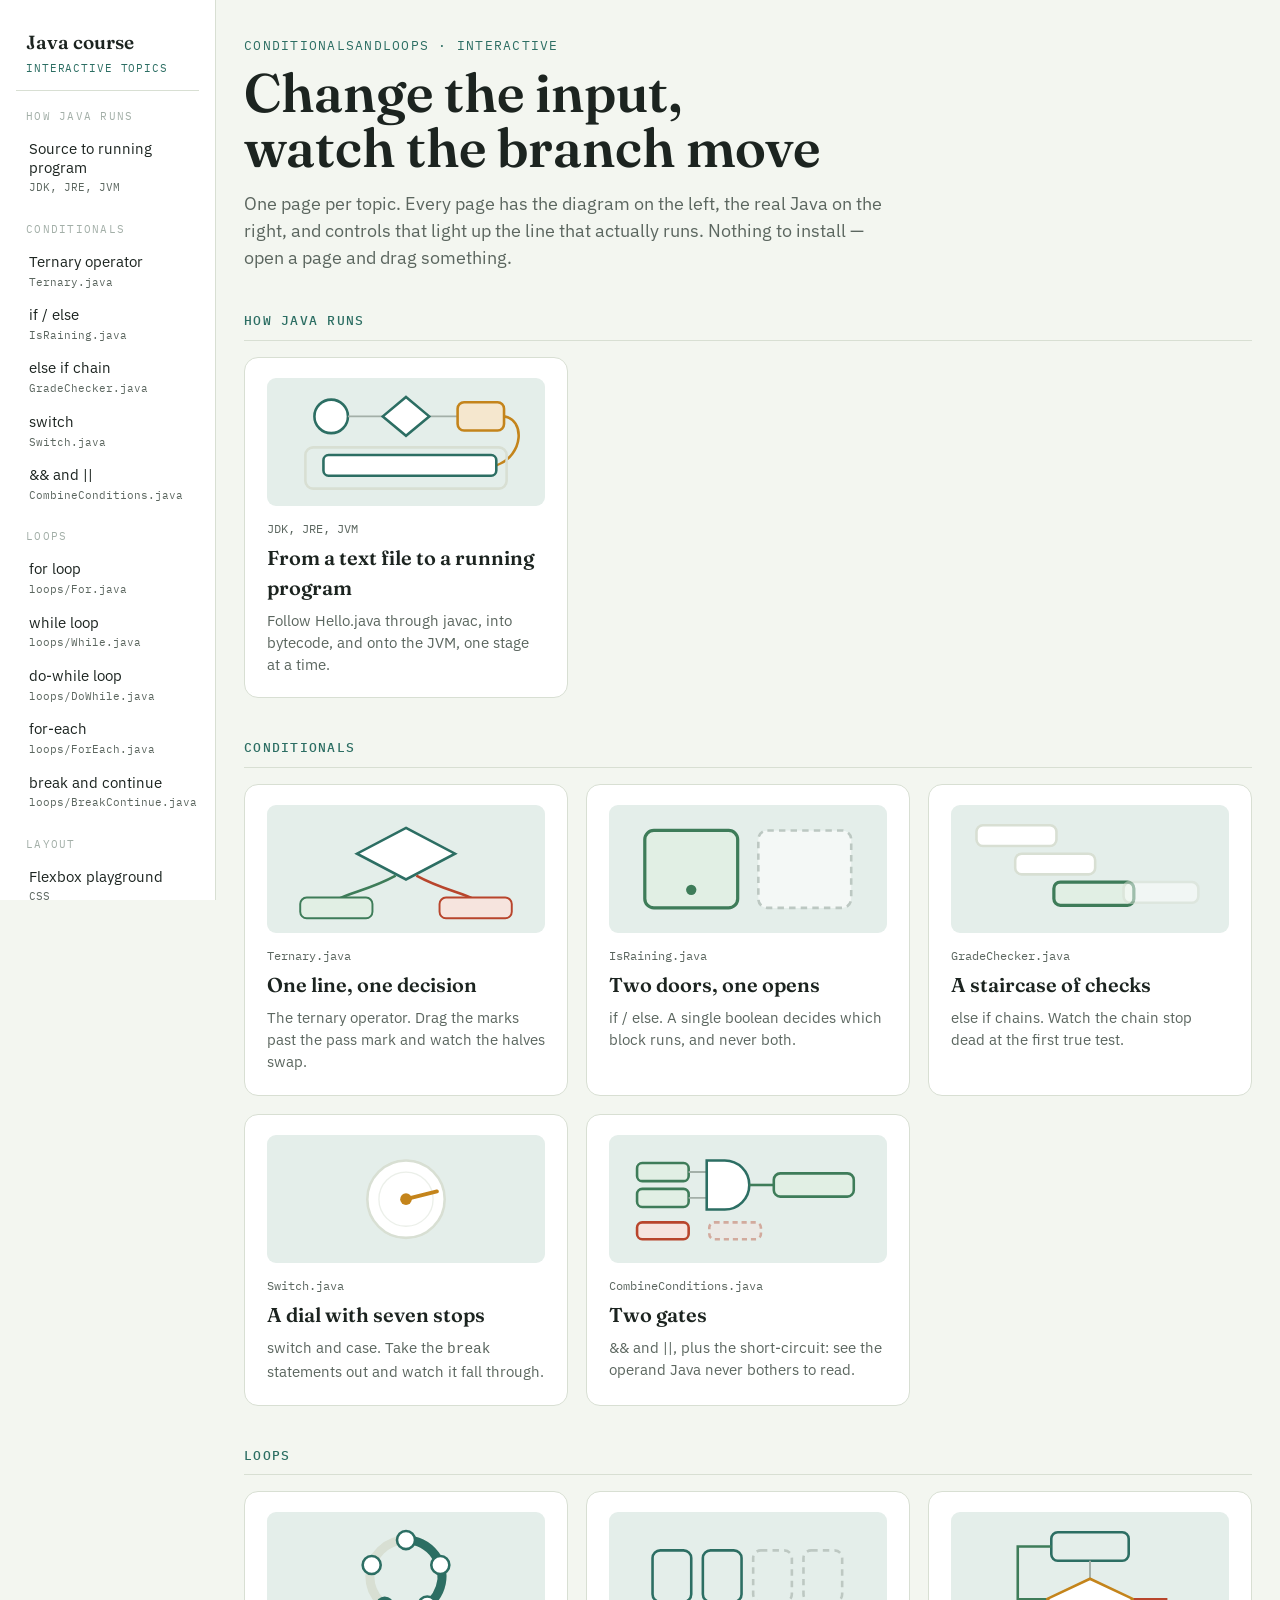
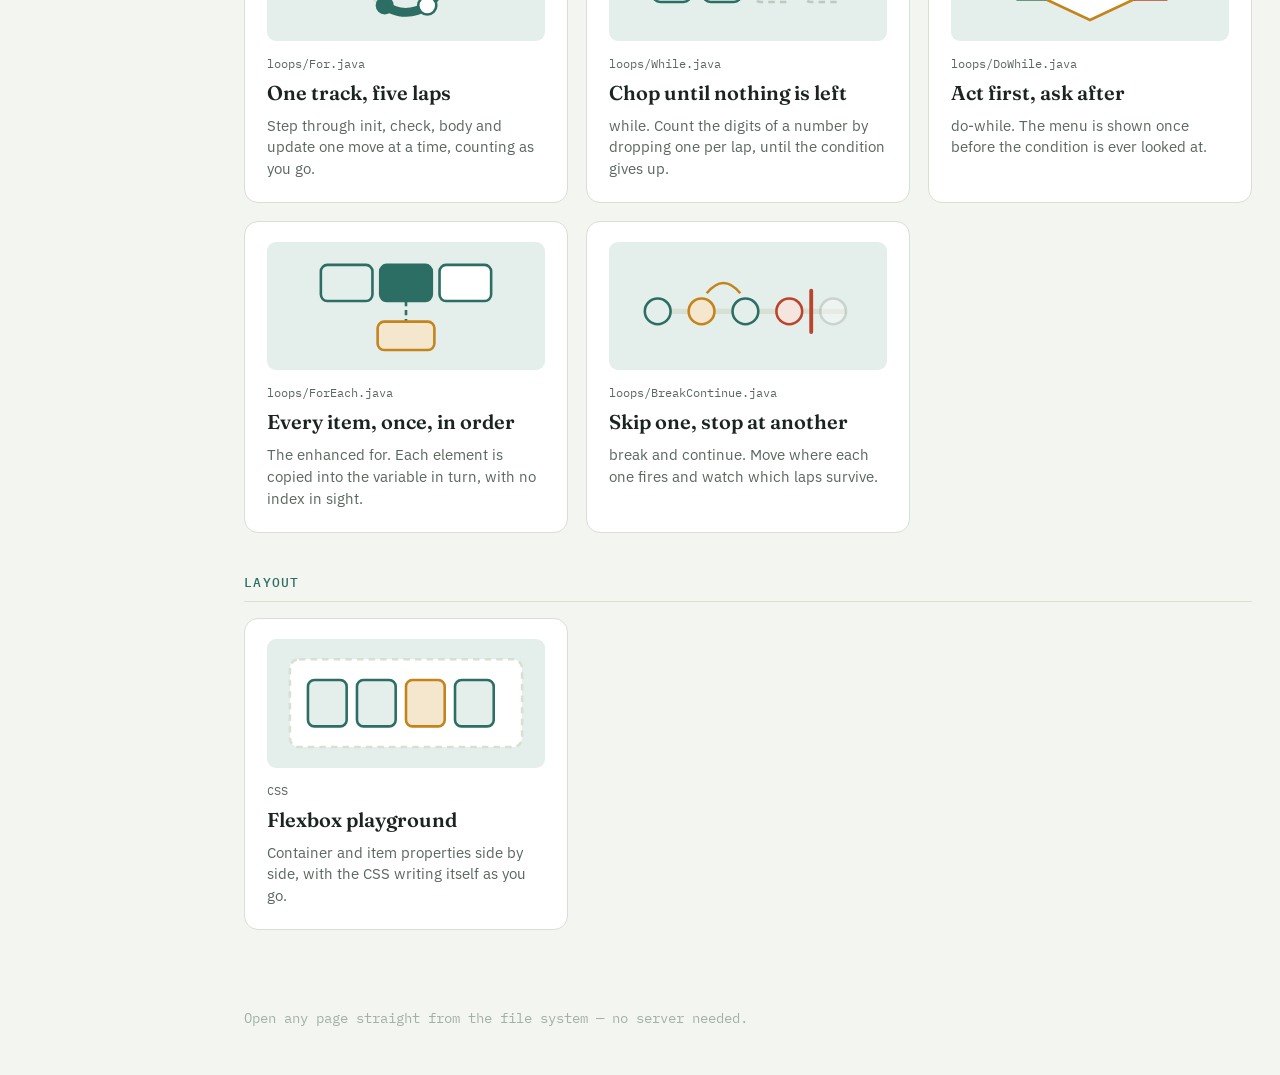
<file: html/index.html>
<!doctype html>
<html lang="en">
<head>
<meta charset="utf-8">
<meta name="viewport" content="width=device-width, initial-scale=1">
<title>Java course · Interactive topics</title>
<link rel="preconnect" href="https://fonts.googleapis.com">
<link rel="preconnect" href="https://fonts.gstatic.com" crossorigin>
<link rel="stylesheet" href="https://fonts.googleapis.com/css2?family=Fraunces:opsz,wght@9..144,600&family=IBM+Plex+Sans:wght@400;500;600&family=IBM+Plex+Mono:wght@400;500&display=swap">
<link rel="stylesheet" href="css/style.css">
</head>
<body data-topic="index">

<aside class="sidebar" id="sidebar"></aside>

<div class="main-col">

<main class="home">
  <p class="eyebrow">ConditionalsAndLoops &middot; interactive</p>
  <h1>Change the input,<br>watch the branch move</h1>
  <p class="lede">One page per topic. Every page has the diagram on the left, the real Java on the right, and controls that light up the line that actually runs. Nothing to install &mdash; open a page and drag something.</p>

  <section class="group">
    <h2>How Java runs</h2>
    <div class="cards">

      <a class="card" href="java-internals.html">
        <div class="thumb">
          <svg viewBox="0 0 200 84" aria-hidden="true">
            <circle cx="42" cy="22" r="13" fill="var(--surface)" stroke="var(--accent)" stroke-width="2"/>
            <path d="M55,22 H82 M118,22 H140" stroke="var(--dim)" stroke-width="1.5"/>
            <polygon points="100,7 118,22 100,37 82,22" fill="var(--surface)" stroke="var(--accent)" stroke-width="2"/>
            <rect x="140" y="11" width="36" height="22" rx="5" fill="var(--amber-soft)" stroke="var(--amber)" stroke-width="2"/>
            <path d="M176,22 C192,24 192,52 170,60" fill="none" stroke="var(--amber)" stroke-width="2"/>
            <rect x="22" y="46" width="156" height="32" rx="6" fill="none" stroke="var(--line)" stroke-width="2"/>
            <rect x="36" y="52" width="134" height="16" rx="4" fill="var(--surface)" stroke="var(--accent)" stroke-width="2"/>
          </svg>
        </div>
        <p class="file">JDK, JRE, JVM</p>
        <p class="name">From a text file to a running program</p>
        <p class="desc">Follow Hello.java through javac, into bytecode, and onto the JVM, one stage at a time.</p>
      </a>

    </div>
  </section>

  <section class="group">
    <h2>Conditionals</h2>
    <div class="cards">

      <a class="card" href="ternary.html">
        <div class="thumb">
          <svg viewBox="0 0 200 84" aria-hidden="true">
            <polygon points="100,10 138,30 100,50 62,30" fill="var(--surface)" stroke="var(--accent)" stroke-width="2"/>
            <path d="M92,47 C72,58 56,60 46,66" fill="none" stroke="var(--yes)" stroke-width="2"/>
            <path d="M108,47 C128,58 144,60 154,66" fill="none" stroke="var(--no)" stroke-width="2"/>
            <rect x="18" y="64" width="56" height="16" rx="5" fill="var(--yes-soft)" stroke="var(--yes)" stroke-width="1.5"/>
            <rect x="126" y="64" width="56" height="16" rx="5" fill="var(--no-soft)" stroke="var(--no)" stroke-width="1.5"/>
          </svg>
        </div>
        <p class="file">Ternary.java</p>
        <p class="name">One line, one decision</p>
        <p class="desc">The ternary operator. Drag the marks past the pass mark and watch the halves swap.</p>
      </a>

      <a class="card" href="if-else.html">
        <div class="thumb">
          <svg viewBox="0 0 200 84" aria-hidden="true">
            <rect x="20" y="12" width="72" height="60" rx="7" fill="var(--yes-soft)" stroke="var(--yes)" stroke-width="2.5"/>
            <circle cx="56" cy="58" r="4" fill="var(--yes)"/>
            <rect x="108" y="12" width="72" height="60" rx="7" fill="var(--surface)" stroke="var(--dim)" stroke-width="2" stroke-dasharray="5 4" opacity="0.6"/>
          </svg>
        </div>
        <p class="file">IsRaining.java</p>
        <p class="name">Two doors, one opens</p>
        <p class="desc">if / else. A single boolean decides which block runs, and never both.</p>
      </a>

      <a class="card" href="else-if.html">
        <div class="thumb">
          <svg viewBox="0 0 200 84" aria-hidden="true">
            <rect x="12" y="8" width="62" height="16" rx="5" fill="var(--surface)" stroke="var(--line)" stroke-width="2"/>
            <rect x="42" y="30" width="62" height="16" rx="5" fill="var(--surface)" stroke="var(--line)" stroke-width="2"/>
            <rect x="72" y="52" width="62" height="18" rx="5" fill="var(--yes-soft)" stroke="var(--yes)" stroke-width="2.5"/>
            <rect x="126" y="52" width="58" height="16" rx="5" fill="var(--surface)" stroke="var(--line)" stroke-width="2" opacity="0.5"/>
          </svg>
        </div>
        <p class="file">GradeChecker.java</p>
        <p class="name">A staircase of checks</p>
        <p class="desc">else if chains. Watch the chain stop dead at the first true test.</p>
      </a>

      <a class="card" href="switch.html">
        <div class="thumb">
          <svg viewBox="0 0 200 84" aria-hidden="true">
            <circle cx="100" cy="42" r="30" fill="var(--surface)" stroke="var(--line)" stroke-width="2"/>
            <circle cx="100" cy="42" r="21" fill="none" stroke="var(--line)" stroke-width="1" opacity="0.5"/>
            <line x1="100" y1="42" x2="124" y2="36" stroke="var(--amber)" stroke-width="3" stroke-linecap="round"/>
            <circle cx="100" cy="42" r="4.5" fill="var(--amber)"/>
          </svg>
        </div>
        <p class="file">Switch.java</p>
        <p class="name">A dial with seven stops</p>
        <p class="desc">switch and case. Take the <code>break</code> statements out and watch it fall through.</p>
      </a>

      <a class="card" href="logical-operators.html">
        <div class="thumb">
          <svg viewBox="0 0 200 84" aria-hidden="true">
            <rect x="14" y="14" width="40" height="14" rx="4" fill="var(--yes-soft)" stroke="var(--yes)" stroke-width="2"/>
            <rect x="14" y="34" width="40" height="14" rx="4" fill="var(--yes-soft)" stroke="var(--yes)" stroke-width="2"/>
            <path d="M54,21 H68 M54,41 H68" stroke="var(--dim)" stroke-width="1.5"/>
            <path d="M68,12 h14 a19,19 0 0 1 0,38 h-14 z" fill="var(--surface)" stroke="var(--accent)" stroke-width="2"/>
            <path d="M101,31 H120" stroke="var(--yes)" stroke-width="2"/>
            <rect x="120" y="22" width="62" height="18" rx="5" fill="var(--yes-soft)" stroke="var(--yes)" stroke-width="2"/>
            <rect x="14" y="60" width="40" height="13" rx="4" fill="var(--no-soft)" stroke="var(--no)" stroke-width="2"/>
            <rect x="70" y="60" width="40" height="13" rx="4" fill="var(--no-soft)" stroke="var(--no)" stroke-width="2" opacity="0.4" stroke-dasharray="4 3"/>
          </svg>
        </div>
        <p class="file">CombineConditions.java</p>
        <p class="name">Two gates</p>
        <p class="desc">&amp;&amp; and ||, plus the short-circuit: see the operand Java never bothers to read.</p>
      </a>

    </div>
  </section>

  <section class="group">
    <h2>Loops</h2>
    <div class="cards">

      <a class="card" href="for-loop.html">
        <div class="thumb">
          <svg viewBox="0 0 200 84" aria-hidden="true">
            <circle cx="100" cy="42" r="28" fill="none" stroke="var(--line)" stroke-width="7"/>
            <path d="M100,14 A28,28 0 1 1 83.5,64.7" fill="none" stroke="var(--accent)" stroke-width="7" stroke-linecap="round"/>
            <circle cx="100" cy="14" r="7" fill="var(--surface)" stroke="var(--accent)" stroke-width="2"/>
            <circle cx="126.6" cy="33.3" r="7" fill="var(--surface)" stroke="var(--accent)" stroke-width="2"/>
            <circle cx="116.5" cy="64.7" r="7" fill="var(--surface)" stroke="var(--accent)" stroke-width="2"/>
            <circle cx="73.4" cy="33.3" r="7" fill="var(--surface)" stroke="var(--accent)" stroke-width="2"/>
            <circle cx="83.5" cy="64.7" r="7" fill="var(--accent)"/>
          </svg>
        </div>
        <p class="file">loops/For.java</p>
        <p class="name">One track, five laps</p>
        <p class="desc">Step through init, check, body and update one move at a time, counting as you go.</p>
      </a>

      <a class="card" href="while-loop.html">
        <div class="thumb">
          <svg viewBox="0 0 200 84" aria-hidden="true">
            <rect x="26" y="22" width="30" height="40" rx="6" fill="var(--accent-soft)" stroke="var(--accent)" stroke-width="2"/>
            <rect x="65" y="22" width="30" height="40" rx="6" fill="var(--accent-soft)" stroke="var(--accent)" stroke-width="2"/>
            <rect x="104" y="22" width="30" height="40" rx="6" fill="none" stroke="var(--dim)" stroke-width="2" stroke-dasharray="5 4" opacity="0.6"/>
            <rect x="143" y="22" width="30" height="40" rx="6" fill="none" stroke="var(--dim)" stroke-width="2" stroke-dasharray="5 4" opacity="0.6"/>
          </svg>
        </div>
        <p class="file">loops/While.java</p>
        <p class="name">Chop until nothing is left</p>
        <p class="desc">while. Count the digits of a number by dropping one per lap, until the condition gives up.</p>
      </a>

      <a class="card" href="do-while.html">
        <div class="thumb">
          <svg viewBox="0 0 200 84" aria-hidden="true">
            <rect x="70" y="8" width="60" height="22" rx="5" fill="var(--accent-soft)" stroke="var(--accent)" stroke-width="2"/>
            <path d="M100,30 V44" stroke="var(--dim)" stroke-width="1.5"/>
            <polygon points="100,44 134,60 100,76 66,60" fill="var(--surface)" stroke="var(--amber)" stroke-width="2"/>
            <path d="M66,60 H44 V19 H70" fill="none" stroke="var(--yes)" stroke-width="2"/>
            <path d="M134,60 H160" stroke="var(--no)" stroke-width="2"/>
          </svg>
        </div>
        <p class="file">loops/DoWhile.java</p>
        <p class="name">Act first, ask after</p>
        <p class="desc">do-while. The menu is shown once before the condition is ever looked at.</p>
      </a>

      <a class="card" href="for-each.html">
        <div class="thumb">
          <svg viewBox="0 0 200 84" aria-hidden="true">
            <rect x="34" y="10" width="40" height="28" rx="5" fill="var(--accent-soft)" stroke="var(--accent)" stroke-width="2"/>
            <rect x="80" y="10" width="40" height="28" rx="5" fill="var(--accent)" stroke="var(--accent)" stroke-width="2"/>
            <rect x="126" y="10" width="40" height="28" rx="5" fill="var(--surface)" stroke="var(--accent)" stroke-width="2"/>
            <path d="M100,38 V54" stroke="var(--accent)" stroke-width="2" stroke-dasharray="4 3"/>
            <rect x="78" y="54" width="44" height="22" rx="5" fill="var(--amber-soft)" stroke="var(--amber)" stroke-width="2"/>
          </svg>
        </div>
        <p class="file">loops/ForEach.java</p>
        <p class="name">Every item, once, in order</p>
        <p class="desc">The enhanced for. Each element is copied into the variable in turn, with no index in sight.</p>
      </a>

      <a class="card" href="break-continue.html">
        <div class="thumb">
          <svg viewBox="0 0 200 84" aria-hidden="true">
            <path d="M24,46 H176" stroke="var(--line)" stroke-width="4"/>
            <circle cx="30" cy="46" r="10" fill="var(--accent-soft)" stroke="var(--accent)" stroke-width="2"/>
            <circle cx="64" cy="46" r="10" fill="var(--amber-soft)" stroke="var(--amber)" stroke-width="2"/>
            <path d="M68,32 Q81,16 94,32" fill="none" stroke="var(--amber)" stroke-width="2"/>
            <circle cx="98" cy="46" r="10" fill="var(--accent-soft)" stroke="var(--accent)" stroke-width="2"/>
            <circle cx="132" cy="46" r="10" fill="var(--no-soft)" stroke="var(--no)" stroke-width="2"/>
            <path d="M149,30 V62" stroke="var(--no)" stroke-width="3" stroke-linecap="round"/>
            <circle cx="166" cy="46" r="10" fill="var(--surface)" stroke="var(--dim)" stroke-width="2" opacity="0.4"/>
          </svg>
        </div>
        <p class="file">loops/BreakContinue.java</p>
        <p class="name">Skip one, stop at another</p>
        <p class="desc">break and continue. Move where each one fires and watch which laps survive.</p>
      </a>

    </div>
  </section>

  <section class="group">
    <h2>Layout</h2>
    <div class="cards">

      <a class="card" href="flexbox.html">
        <div class="thumb">
          <svg viewBox="0 0 200 84" aria-hidden="true">
            <rect x="10" y="8" width="180" height="68" rx="7" fill="var(--surface)" stroke="var(--line)" stroke-width="2" stroke-dasharray="5 4"/>
            <rect x="24" y="24" width="30" height="36" rx="5" fill="var(--accent-soft)" stroke="var(--accent)" stroke-width="2"/>
            <rect x="62" y="24" width="30" height="36" rx="5" fill="var(--accent-soft)" stroke="var(--accent)" stroke-width="2"/>
            <rect x="100" y="24" width="30" height="36" rx="5" fill="var(--amber-soft)" stroke="var(--amber)" stroke-width="2"/>
            <rect x="138" y="24" width="30" height="36" rx="5" fill="var(--accent-soft)" stroke="var(--accent)" stroke-width="2"/>
          </svg>
        </div>
        <p class="file">CSS</p>
        <p class="name">Flexbox playground</p>
        <p class="desc">Container and item properties side by side, with the CSS writing itself as you go.</p>
      </a>

    </div>
  </section>
</main>

<footer class="pagenav">
  <span>Open any page straight from the file system &mdash; no server needed.</span>
</footer>

</div>

<script src="js/common.js"></script>

</body>
</html>
</file>
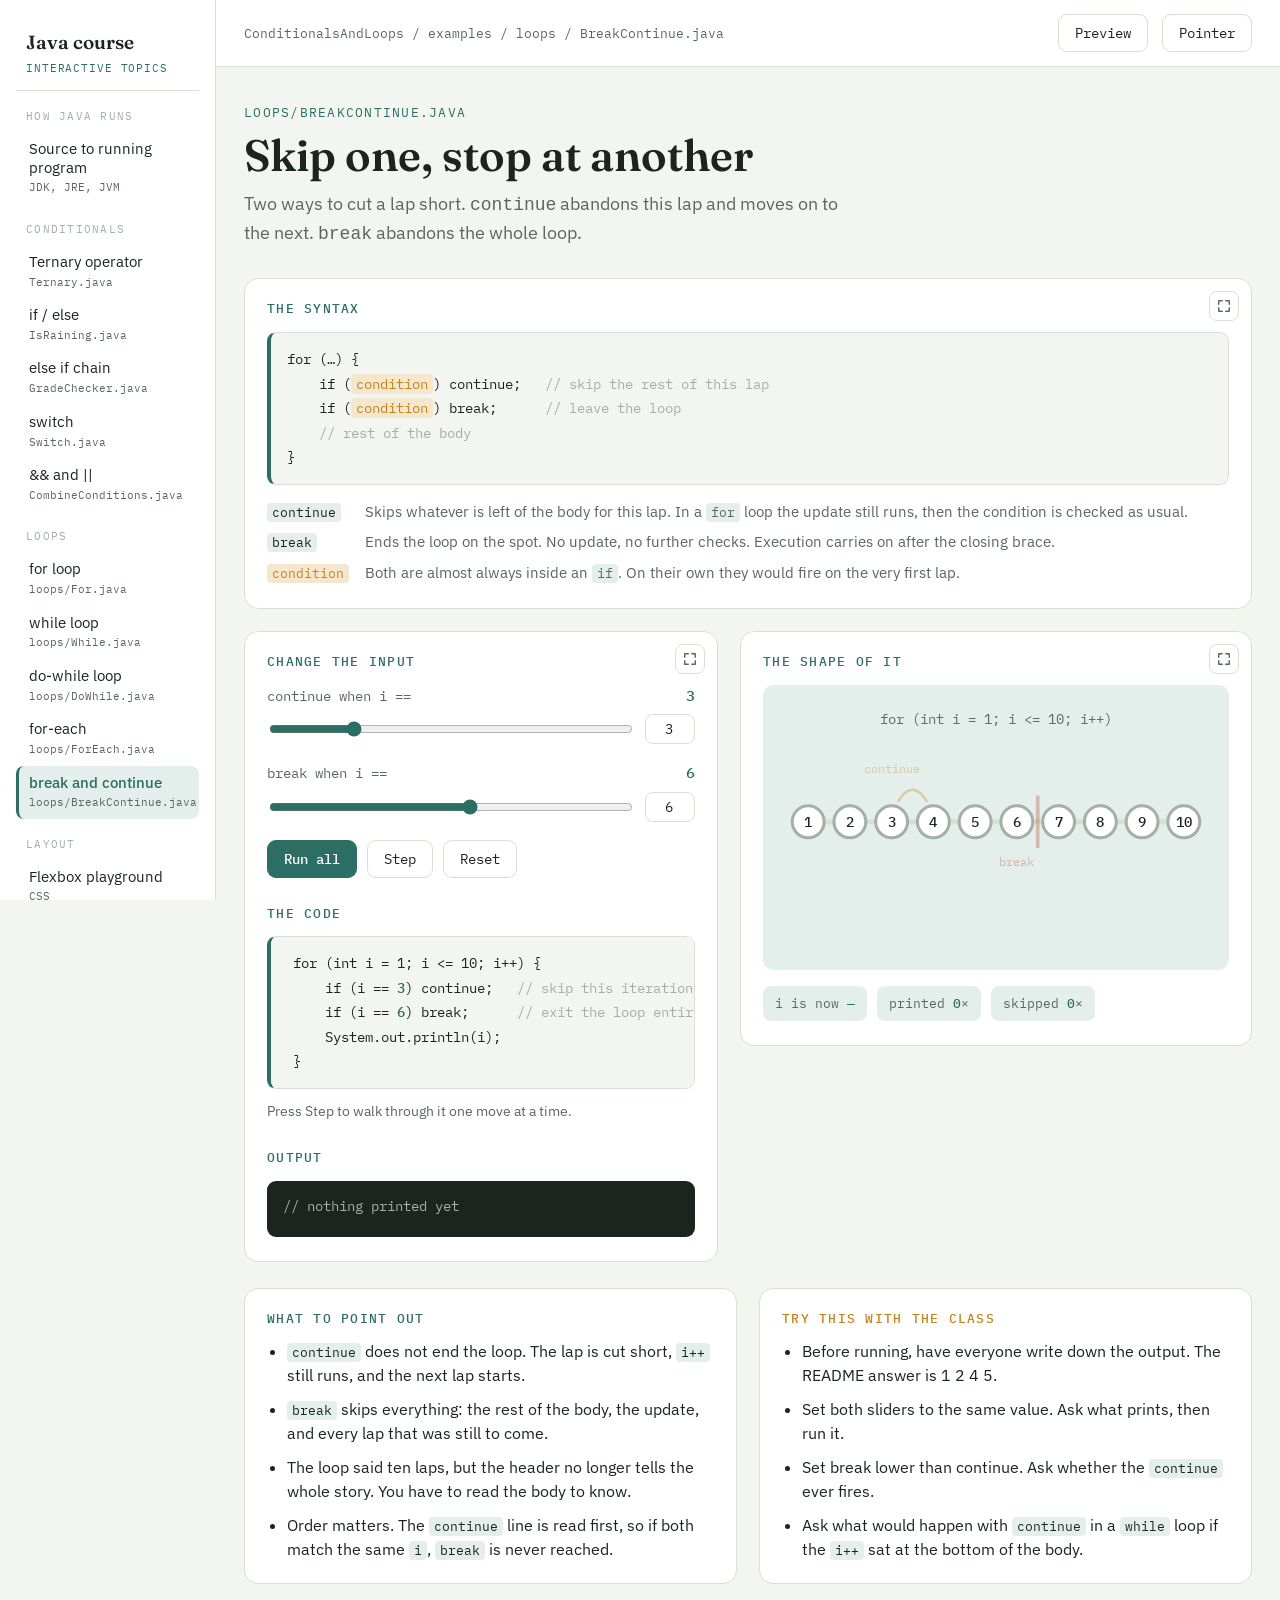
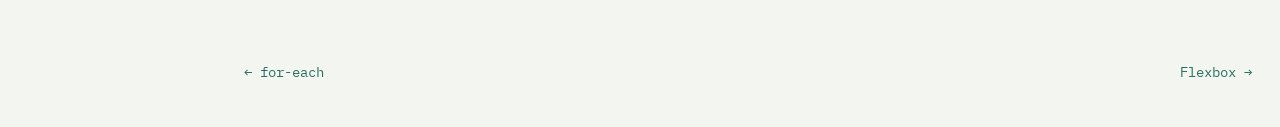
<file: html/break-continue.html>
<!doctype html>
<html lang="en">
<head>
<meta charset="utf-8">
<meta name="viewport" content="width=device-width, initial-scale=1">
<title>break and continue · Java course</title>
<link rel="preconnect" href="https://fonts.googleapis.com">
<link rel="preconnect" href="https://fonts.gstatic.com" crossorigin>
<link rel="stylesheet" href="https://fonts.googleapis.com/css2?family=Fraunces:opsz,wght@9..144,600&family=IBM+Plex+Sans:wght@400;500;600&family=IBM+Plex+Mono:wght@400;500&display=swap">
<link rel="stylesheet" href="css/style.css">
</head>
<body data-topic="break-continue">

<aside class="sidebar" id="sidebar"></aside>

<div class="main-col">

<div class="preview-bar">
  <span id="preview-badge">Live preview &mdash; controlled from the other tab</span>
  <span>break and continue</span>
</div>

<header class="topbar">
  <span class="crumb">ConditionalsAndLoops / examples / loops / BreakContinue.java</span>
  <span class="topbar-right"><span id="pop-slot"></span></span>
</header>

<main class="topic">
  <div class="intro">
    <p class="eyebrow">loops/BreakContinue.java</p>
    <h1>Skip one, stop at another</h1>
    <p class="lede">Two ways to cut a lap short. <code>continue</code> abandons this lap and moves on to the next. <code>break</code> abandons the whole loop.</p>
  </div>

  <section class="panel syntax">
    <h2>The syntax</h2>
    <pre class="code"><code>for (&hellip;) {
    if (<span class="slot">condition</span>) continue;   <span class="cmt">// skip the rest of this lap</span>
    if (<span class="slot">condition</span>) break;      <span class="cmt">// leave the loop</span>
    <span class="cmt">// rest of the body</span>
}</code></pre>
    <dl class="legend">
      <dt><code>continue</code></dt><dd>Skips whatever is left of the body for this lap. In a <code>for</code> loop the update still runs, then the condition is checked as usual.</dd>
      <dt><code>break</code></dt><dd>Ends the loop on the spot. No update, no further checks. Execution carries on after the closing brace.</dd>
      <dt><span class="slot">condition</span></dt><dd>Both are almost always inside an <code>if</code>. On their own they would fire on the very first lap.</dd>
    </dl>
  </section>

  <div class="workbench">

    <section class="panel panel-preview">
      <h2>The shape of it</h2>
      <div class="stage">
        <svg viewBox="0 0 360 210" role="img" aria-label="Ten stops in a row: one is skipped, and the loop stops at another">
          <text x="180" y="20" text-anchor="middle" class="d-text" fill="currentColor" opacity="0.65">for (int i = 1; i &lt;= 10; i++)</text>

          <line x1="27" y1="100" x2="333" y2="100" stroke="var(--line)" stroke-width="4"/>

          <g id="b-skip">
            <path id="b-skip-arc" d="" fill="none" stroke="var(--amber)" stroke-width="2"/>
            <text id="b-skip-t" x="0" y="60" text-anchor="middle" class="d-text" font-size="10" fill="var(--amber)">continue</text>
          </g>

          <g id="b-stop">
            <line id="b-stop-wall" x1="0" y1="80" x2="0" y2="120" stroke="var(--no)" stroke-width="3" stroke-linecap="round"/>
            <text id="b-stop-t" x="0" y="136" text-anchor="middle" class="d-text" font-size="10" fill="var(--no)">break</text>
          </g>

          <g id="b-stops"></g>

          <text id="b-status" x="180" y="176" text-anchor="middle" class="d-text" font-size="11" fill="var(--no)"></text>
        </svg>
      </div>

      <div class="facts">
        <span class="fact">i is now <b id="b-fact-i">&mdash;</b></span>
        <span class="fact">printed <b id="b-fact-printed">0</b>&times;</span>
        <span class="fact">skipped <b id="b-fact-skipped">0</b>&times;</span>
      </div>
    </section>

    <section class="panel stack panel-controls">
      <div>
        <h2>Change the input</h2>
        <div class="controls">
          <div class="ctrl">
            <label for="skip">continue when i == <span class="val" id="skip-val">3</span></label>
            <input type="range" id="skip" min="1" max="10" value="3">
          </div>
          <div class="ctrl">
            <label for="stop">break when i == <span class="val" id="stop-val">6</span></label>
            <input type="range" id="stop" min="1" max="10" value="6">
          </div>
        </div>
        <div class="btn-row" style="margin-top:18px">
          <button class="btn btn-primary" id="b-run">Run all</button>
          <button class="btn" id="b-step">Step</button>
          <button class="btn" id="b-reset">Reset</button>
        </div>
      </div>

      <div>
        <h2>The code</h2>
        <pre class="code"><code><span class="ln" data-line="1">for (<span data-part="init">int i = 1</span>; <span data-part="cond">i &lt;= 10</span>; <span data-part="upd">i++</span>) {</span><span class="ln" data-line="2">    if (i == <i class="v" data-var="skip">3</i>) continue;   <span class="cmt">// skip this iteration</span></span><span class="ln" data-line="3">    if (i == <i class="v" data-var="stop">6</i>) break;      <span class="cmt">// exit the loop entirely</span></span><span class="ln" data-line="4">    System.out.println(i);</span><span class="ln" data-line="5">}</span></code></pre>
        <p class="hint" style="margin:12px 0 0" id="b-phase">Press Step to walk through it one move at a time.</p>
      </div>

      <div>
        <h2>Output</h2>
        <div class="console" id="b-out"></div>
      </div>
    </section>

  </div>

  <div class="notes">
    <div class="note">
      <h3>What to point out</h3>
      <ul>
        <li><code>continue</code> does not end the loop. The lap is cut short, <code>i++</code> still runs, and the next lap starts.</li>
        <li><code>break</code> skips everything: the rest of the body, the update, and every lap that was still to come.</li>
        <li>The loop said ten laps, but the header no longer tells the whole story. You have to read the body to know.</li>
        <li>Order matters. The <code>continue</code> line is read first, so if both match the same <code>i</code>, <code>break</code> is never reached.</li>
      </ul>
    </div>
    <div class="note try">
      <h3>Try this with the class</h3>
      <ul>
        <li>Before running, have everyone write down the output. The README answer is 1 2 4 5.</li>
        <li>Set both sliders to the same value. Ask what prints, then run it.</li>
        <li>Set break lower than continue. Ask whether the <code>continue</code> ever fires.</li>
        <li>Ask what would happen with <code>continue</code> in a <code>while</code> loop if the <code>i++</code> sat at the bottom of the body.</li>
      </ul>
    </div>
  </div>
</main>

<nav class="pagenav">
  <a href="for-each.html">&larr; for-each</a>
  <a href="flexbox.html">Flexbox &rarr;</a>
</nav>

</div>

<script src="js/common.js"></script>
<script src="js/break-continue.js"></script>
</body>
</html>
</file>
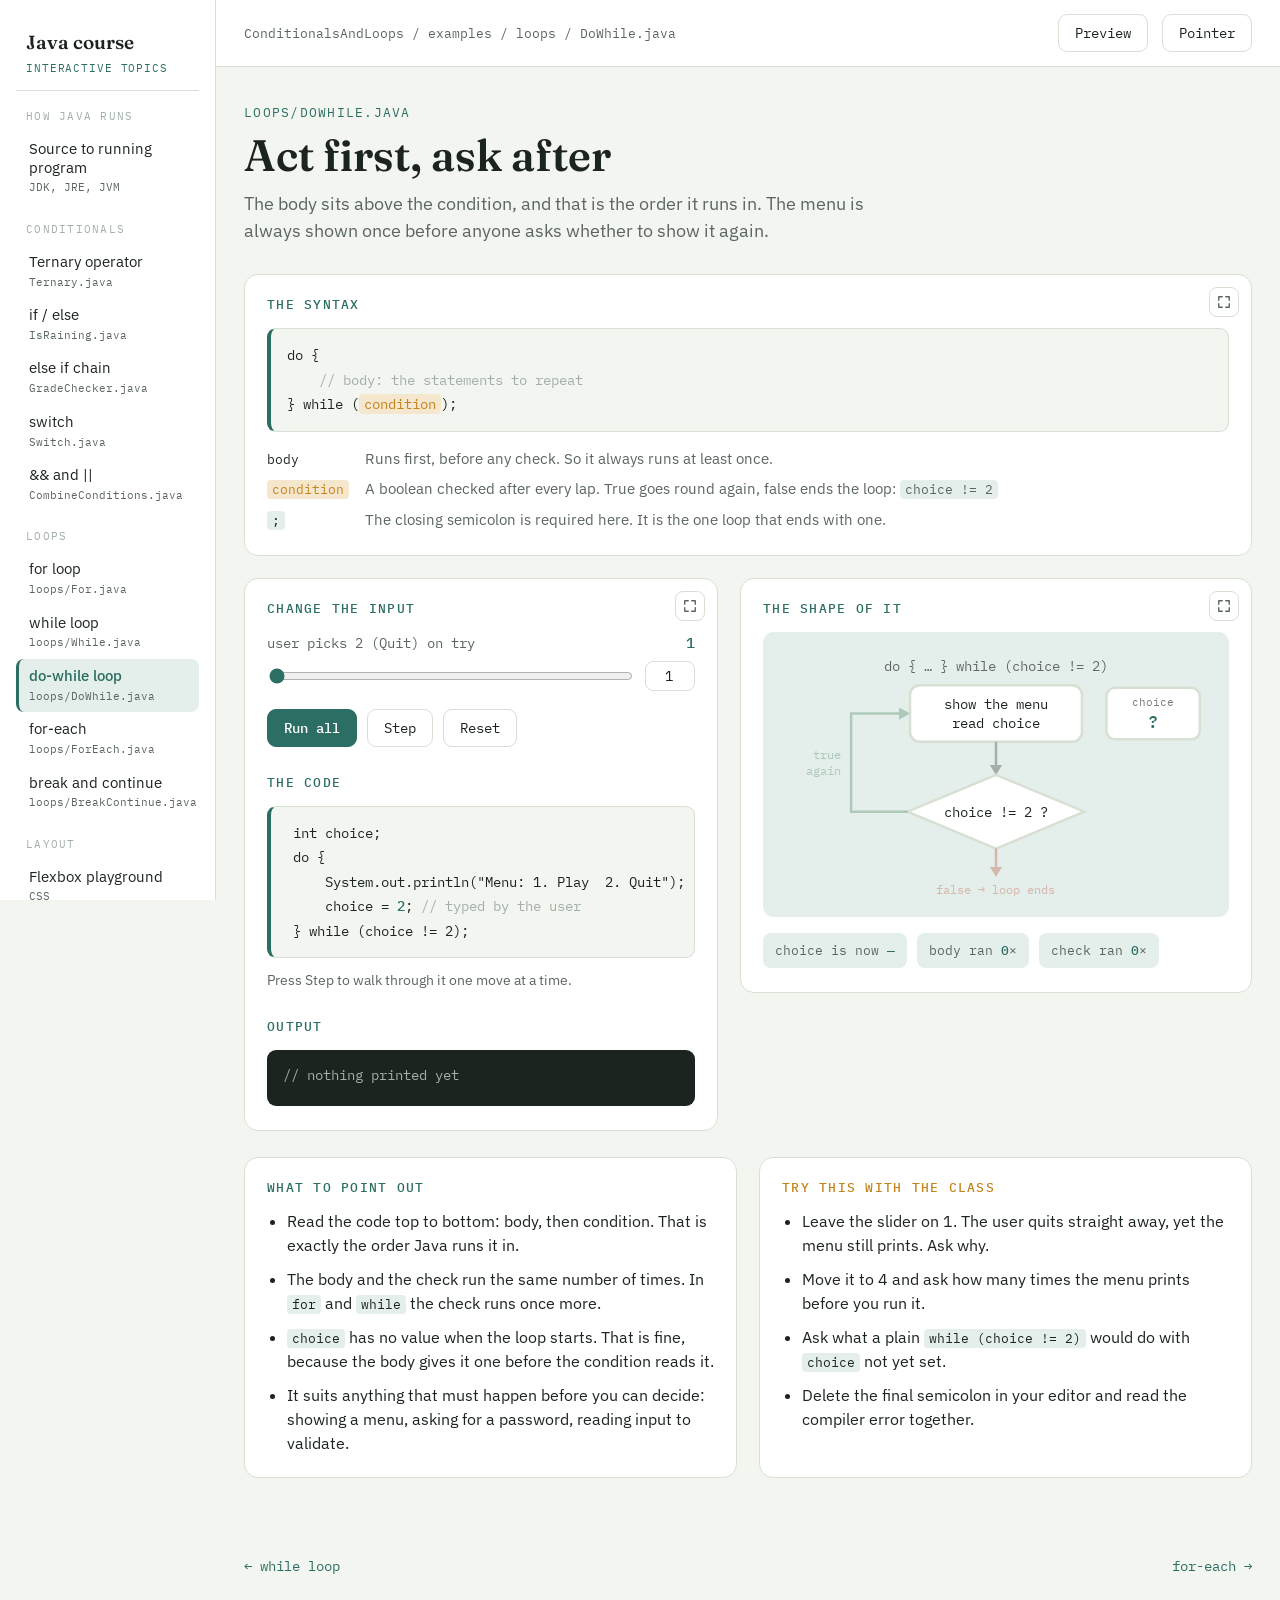
<file: html/do-while.html>
<!doctype html>
<html lang="en">
<head>
<meta charset="utf-8">
<meta name="viewport" content="width=device-width, initial-scale=1">
<title>do-while loop · Java course</title>
<link rel="preconnect" href="https://fonts.googleapis.com">
<link rel="preconnect" href="https://fonts.gstatic.com" crossorigin>
<link rel="stylesheet" href="https://fonts.googleapis.com/css2?family=Fraunces:opsz,wght@9..144,600&family=IBM+Plex+Sans:wght@400;500;600&family=IBM+Plex+Mono:wght@400;500&display=swap">
<link rel="stylesheet" href="css/style.css">
</head>
<body data-topic="do-while">

<aside class="sidebar" id="sidebar"></aside>

<div class="main-col">

<div class="preview-bar">
  <span id="preview-badge">Live preview &mdash; controlled from the other tab</span>
  <span>do-while loop</span>
</div>

<header class="topbar">
  <span class="crumb">ConditionalsAndLoops / examples / loops / DoWhile.java</span>
  <span class="topbar-right"><span id="pop-slot"></span></span>
</header>

<main class="topic">
  <div class="intro">
    <p class="eyebrow">loops/DoWhile.java</p>
    <h1>Act first, ask after</h1>
    <p class="lede">The body sits above the condition, and that is the order it runs in. The menu is always shown once before anyone asks whether to show it again.</p>
  </div>

  <section class="panel syntax">
    <h2>The syntax</h2>
    <pre class="code"><code>do {
    <span class="cmt">// body: the statements to repeat</span>
} while (<span class="slot">condition</span>);</code></pre>
    <dl class="legend">
      <dt>body</dt><dd>Runs first, before any check. So it always runs at least once.</dd>
      <dt><span class="slot">condition</span></dt><dd>A boolean checked after every lap. True goes round again, false ends the loop: <code>choice != 2</code></dd>
      <dt><code>;</code></dt><dd>The closing semicolon is required here. It is the one loop that ends with one.</dd>
    </dl>
  </section>

  <div class="workbench">

    <section class="panel panel-preview">
      <h2>The shape of it</h2>
      <div class="stage">
        <svg viewBox="0 0 360 210" role="img" aria-label="A flow with the body on top and the condition underneath">
          <text x="180" y="20" text-anchor="middle" class="d-text" fill="currentColor" opacity="0.65">do { &hellip; } while (choice != 2)</text>

          <rect id="d-body" class="d-box" x="110" y="32" width="140" height="46" rx="8" fill="var(--surface)" stroke="var(--line)" stroke-width="2"/>
          <text x="180" y="51" text-anchor="middle" class="d-text" font-size="11" fill="currentColor">show the menu</text>
          <text x="180" y="67" text-anchor="middle" class="d-text" font-size="11" fill="currentColor">read choice</text>

          <path d="M180,78 V98" stroke="var(--dim)" stroke-width="2"/>
          <path d="M175,97 L180,105 L185,97 Z" fill="var(--dim)"/>

          <polygon id="d-cond" class="d-box" points="180,105 252,135 180,165 108,135" fill="var(--surface)" stroke="var(--line)" stroke-width="2"/>
          <text x="180" y="139" text-anchor="middle" class="d-text" font-size="11" fill="currentColor">choice != 2 ?</text>

          <g id="d-again" class="d-box">
            <path d="M108,135 H62 V55 H102" fill="none" stroke="var(--yes)" stroke-width="2"/>
            <path d="M101,50 L110,55 L101,60 Z" fill="var(--yes)"/>
            <text x="54" y="92" text-anchor="end" class="d-text" font-size="10" fill="var(--yes)">true</text>
            <text x="54" y="105" text-anchor="end" class="d-text" font-size="10" fill="var(--yes)">again</text>
          </g>

          <g id="d-exit" class="d-box">
            <path d="M180,165 V181" stroke="var(--no)" stroke-width="2"/>
            <path d="M175,180 L180,188 L185,180 Z" fill="var(--no)"/>
            <text x="180" y="202" text-anchor="middle" class="d-text" font-size="10" fill="var(--no)">false &#8594; loop ends</text>
          </g>

          <rect id="d-box-choice" class="d-box" x="270" y="34" width="76" height="42" rx="7" fill="var(--surface)" stroke="var(--line)" stroke-width="2"/>
          <text x="308" y="49" text-anchor="middle" class="d-text" font-size="9" fill="currentColor" opacity="0.6">choice</text>
          <text id="d-choice" x="308" y="67" text-anchor="middle" class="d-text" font-size="14" font-weight="500" fill="var(--accent)">?</text>
        </svg>
      </div>

      <div class="facts">
        <span class="fact">choice is now <b id="d-fact-choice">&mdash;</b></span>
        <span class="fact">body ran <b id="d-fact-body">0</b>&times;</span>
        <span class="fact">check ran <b id="d-fact-check">0</b>&times;</span>
      </div>
    </section>

    <section class="panel stack panel-controls">
      <div>
        <h2>Change the input</h2>
        <div class="controls">
          <div class="ctrl">
            <label for="quit">user picks 2 (Quit) on try <span class="val" id="quit-val">1</span></label>
            <input type="range" id="quit" min="1" max="6" value="1">
          </div>
        </div>
        <div class="btn-row" style="margin-top:18px">
          <button class="btn btn-primary" id="d-run">Run all</button>
          <button class="btn" id="d-step">Step</button>
          <button class="btn" id="d-reset">Reset</button>
        </div>
      </div>

      <div>
        <h2>The code</h2>
        <pre class="code"><code><span class="ln" data-line="1">int choice;</span><span class="ln" data-line="2">do {</span><span class="ln" data-line="3">    System.out.println("Menu: 1. Play  2. Quit");</span><span class="ln" data-line="4">    choice = <i class="v" data-var="choice">2</i>; <span class="cmt">// typed by the user</span></span><span class="ln" data-line="5">} while (<span data-part="cond">choice != 2</span>);</span></code></pre>
        <p class="hint" style="margin:12px 0 0" id="d-phase">Press Step to walk through it one move at a time.</p>
      </div>

      <div>
        <h2>Output</h2>
        <div class="console" id="d-out"></div>
      </div>
    </section>

  </div>

  <div class="notes">
    <div class="note">
      <h3>What to point out</h3>
      <ul>
        <li>Read the code top to bottom: body, then condition. That is exactly the order Java runs it in.</li>
        <li>The body and the check run the same number of times. In <code>for</code> and <code>while</code> the check runs once more.</li>
        <li><code>choice</code> has no value when the loop starts. That is fine, because the body gives it one before the condition reads it.</li>
        <li>It suits anything that must happen before you can decide: showing a menu, asking for a password, reading input to validate.</li>
      </ul>
    </div>
    <div class="note try">
      <h3>Try this with the class</h3>
      <ul>
        <li>Leave the slider on 1. The user quits straight away, yet the menu still prints. Ask why.</li>
        <li>Move it to 4 and ask how many times the menu prints before you run it.</li>
        <li>Ask what a plain <code>while (choice != 2)</code> would do with <code>choice</code> not yet set.</li>
        <li>Delete the final semicolon in your editor and read the compiler error together.</li>
      </ul>
    </div>
  </div>
</main>

<nav class="pagenav">
  <a href="while-loop.html">&larr; while loop</a>
  <a href="for-each.html">for-each &rarr;</a>
</nav>

</div>

<script src="js/common.js"></script>
<script src="js/do-while.js"></script>
</body>
</html>
</file>
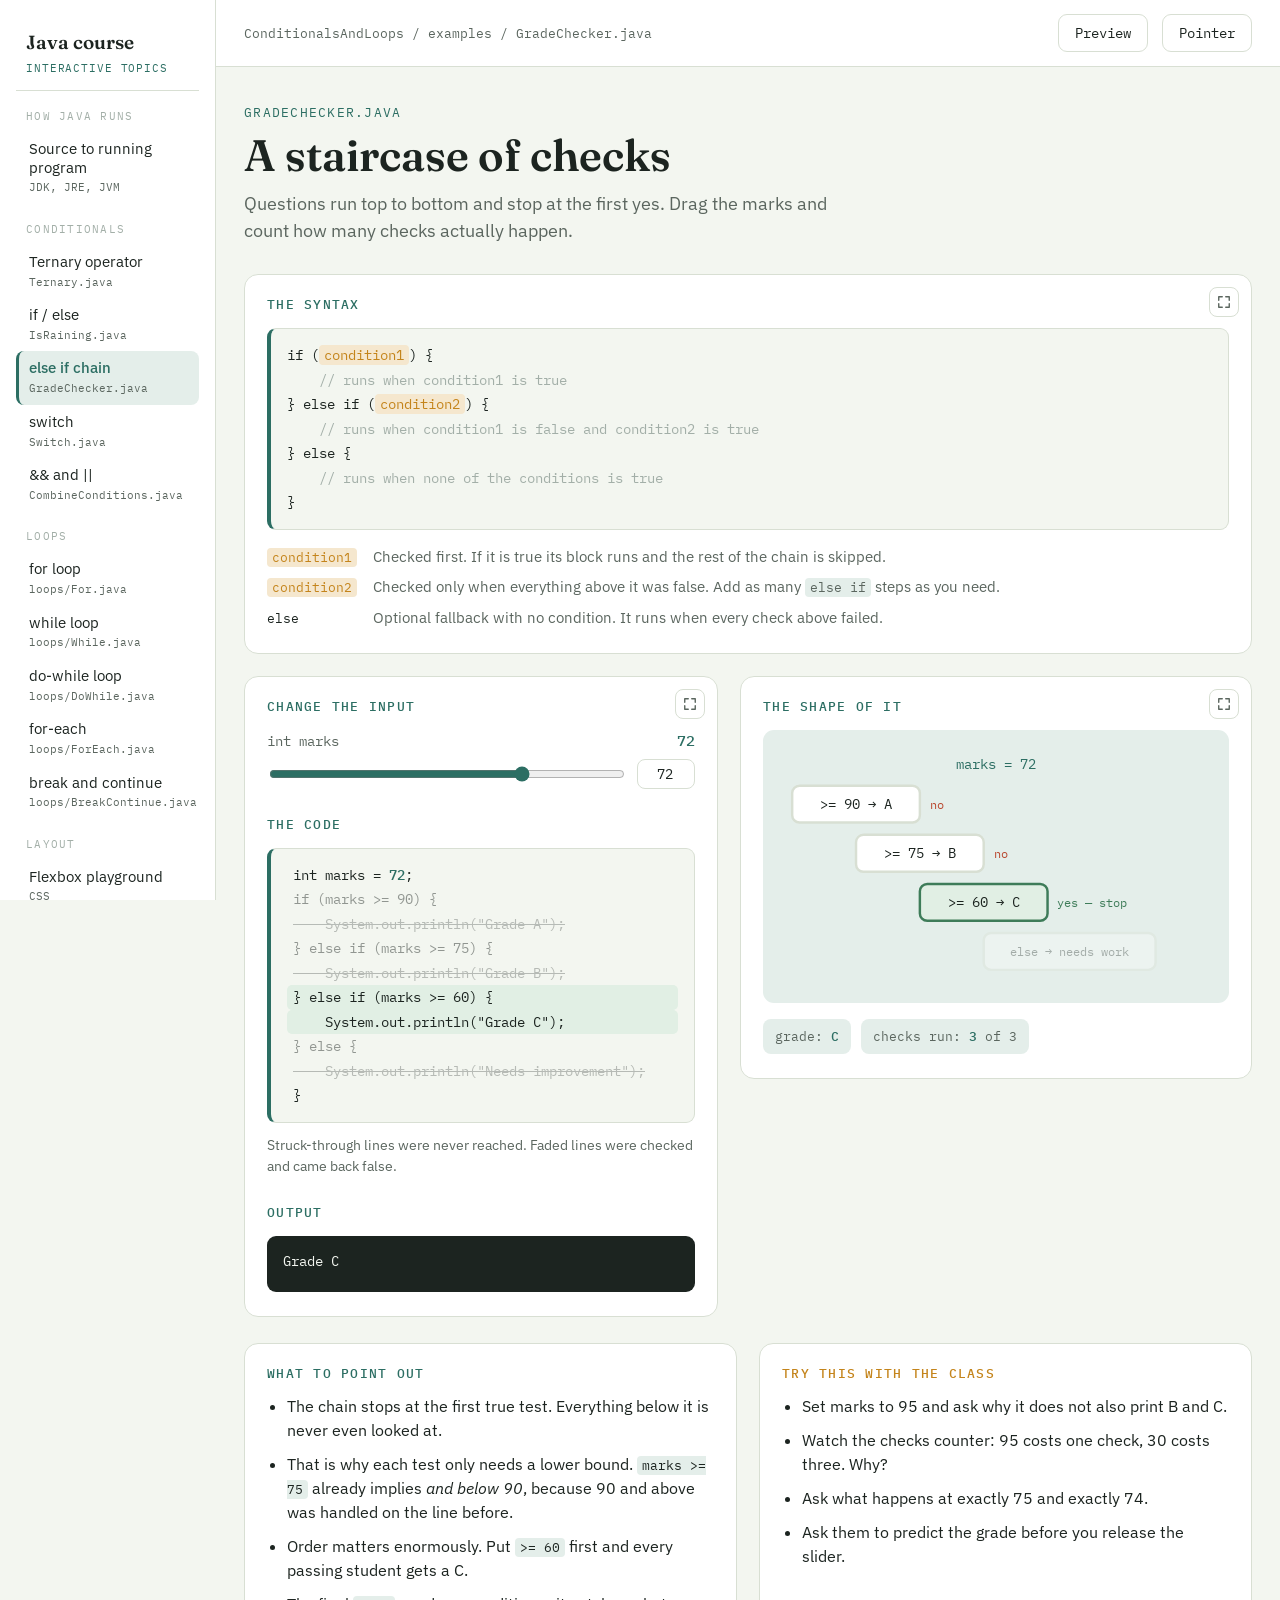
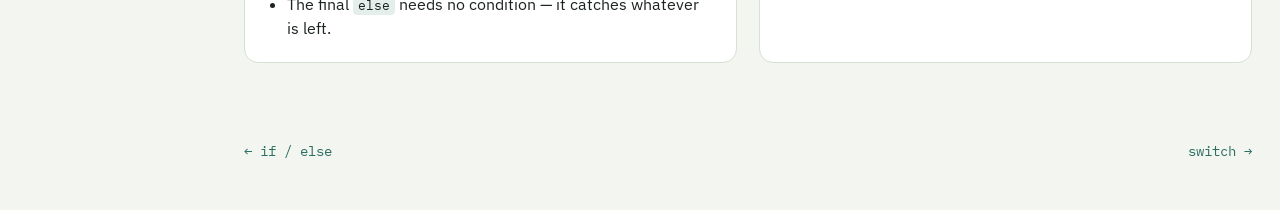
<file: html/else-if.html>
<!doctype html>
<html lang="en">
<head>
<meta charset="utf-8">
<meta name="viewport" content="width=device-width, initial-scale=1">
<title>else if chain · Java course</title>
<link rel="preconnect" href="https://fonts.googleapis.com">
<link rel="preconnect" href="https://fonts.gstatic.com" crossorigin>
<link rel="stylesheet" href="https://fonts.googleapis.com/css2?family=Fraunces:opsz,wght@9..144,600&family=IBM+Plex+Sans:wght@400;500;600&family=IBM+Plex+Mono:wght@400;500&display=swap">
<link rel="stylesheet" href="css/style.css">
</head>
<body data-topic="else-if">

<aside class="sidebar" id="sidebar"></aside>

<div class="main-col">

<div class="preview-bar">
  <span id="preview-badge">Live preview &mdash; controlled from the other tab</span>
  <span>else if chain</span>
</div>

<header class="topbar">
  <span class="crumb">ConditionalsAndLoops / examples / GradeChecker.java</span>
  <span class="topbar-right"><span id="pop-slot"></span></span>
</header>

<main class="topic">
  <div class="intro">
    <p class="eyebrow">GradeChecker.java</p>
    <h1>A staircase of checks</h1>
    <p class="lede">Questions run top to bottom and stop at the first yes. Drag the marks and count how many checks actually happen.</p>
  </div>

  <section class="panel syntax">
    <h2>The syntax</h2>
    <pre class="code"><code>if (<span class="slot">condition1</span>) {
    <span class="cmt">// runs when condition1 is true</span>
} else if (<span class="slot">condition2</span>) {
    <span class="cmt">// runs when condition1 is false and condition2 is true</span>
} else {
    <span class="cmt">// runs when none of the conditions is true</span>
}</code></pre>
    <dl class="legend">
      <dt><span class="slot">condition1</span></dt><dd>Checked first. If it is true its block runs and the rest of the chain is skipped.</dd>
      <dt><span class="slot">condition2</span></dt><dd>Checked only when everything above it was false. Add as many <code>else if</code> steps as you need.</dd>
      <dt>else</dt><dd>Optional fallback with no condition. It runs when every check above failed.</dd>
    </dl>
  </section>

  <div class="workbench">

    <section class="panel panel-preview">
      <h2>The shape of it</h2>
      <div class="stage">
        <svg viewBox="0 0 360 200" role="img" aria-label="A staircase of grade bands">
          <text id="g-input" x="180" y="20" text-anchor="middle" class="d-text" fill="var(--accent)">marks = 72</text>

          <g id="g-step-0">
            <rect x="14" y="34" width="104" height="30" rx="6" fill="var(--surface)" stroke="var(--line)" stroke-width="2"/>
            <text x="66" y="53" text-anchor="middle" class="d-text" fill="currentColor">&gt;= 90 &#8594; A</text>
            <text id="g-mark-0" x="126" y="53" class="d-text" font-size="10" fill="var(--no)">no</text>
          </g>

          <g id="g-step-1">
            <rect x="66" y="74" width="104" height="30" rx="6" fill="var(--surface)" stroke="var(--line)" stroke-width="2"/>
            <text x="118" y="93" text-anchor="middle" class="d-text" fill="currentColor">&gt;= 75 &#8594; B</text>
            <text id="g-mark-1" x="178" y="93" class="d-text" font-size="10" fill="var(--no)">no</text>
          </g>

          <g id="g-step-2">
            <rect x="118" y="114" width="104" height="30" rx="6" fill="var(--surface)" stroke="var(--line)" stroke-width="2"/>
            <text x="170" y="133" text-anchor="middle" class="d-text" fill="currentColor">&gt;= 60 &#8594; C</text>
            <text id="g-mark-2" x="230" y="133" class="d-text" font-size="10" fill="var(--no)">no</text>
          </g>

          <g id="g-step-3">
            <rect x="170" y="154" width="140" height="30" rx="6" fill="var(--surface)" stroke="var(--line)" stroke-width="2"/>
            <text x="240" y="173" text-anchor="middle" class="d-text" font-size="10" fill="currentColor">else &#8594; needs work</text>
          </g>
        </svg>
      </div>

      <div class="facts">
        <span class="fact">grade: <b id="g-fact-grade">C</b></span>
        <span class="fact">checks run: <b id="g-fact-checks">3</b> of 3</span>
      </div>
    </section>

    <section class="panel stack panel-controls">
      <div>
        <h2>Change the input</h2>
        <div class="controls">
          <div class="ctrl">
            <label for="marks">int marks <span class="val" id="marks-val">72</span></label>
            <input type="range" id="marks" min="0" max="100" value="72">
          </div>
        </div>
      </div>

      <div>
        <h2>The code</h2>
        <pre class="code"><code><span class="ln" data-line="1">int marks = <i class="v" data-var="marks">72</i>;</span><span class="ln" data-line="2"></span><span class="ln" data-line="3">if (marks &gt;= 90) {</span><span class="ln" data-line="4">    System.out.println("Grade A");</span><span class="ln" data-line="5">} else if (marks &gt;= 75) {</span><span class="ln" data-line="6">    System.out.println("Grade B");</span><span class="ln" data-line="7">} else if (marks &gt;= 60) {</span><span class="ln" data-line="8">    System.out.println("Grade C");</span><span class="ln" data-line="9">} else {</span><span class="ln" data-line="10">    System.out.println("Needs improvement");</span><span class="ln" data-line="11">}</span></code></pre>
        <p class="hint" style="margin:12px 0 0">Struck-through lines were never reached. Faded lines were checked and came back false.</p>
      </div>

      <div>
        <h2>Output</h2>
        <div class="console" id="g-out"></div>
      </div>
    </section>

  </div>

  <div class="notes">
    <div class="note">
      <h3>What to point out</h3>
      <ul>
        <li>The chain stops at the first true test. Everything below it is never even looked at.</li>
        <li>That is why each test only needs a lower bound. <code>marks &gt;= 75</code> already implies <em>and below 90</em>, because 90 and above was handled on the line before.</li>
        <li>Order matters enormously. Put <code>&gt;= 60</code> first and every passing student gets a C.</li>
        <li>The final <code>else</code> needs no condition &mdash; it catches whatever is left.</li>
      </ul>
    </div>
    <div class="note try">
      <h3>Try this with the class</h3>
      <ul>
        <li>Set marks to 95 and ask why it does not also print B and C.</li>
        <li>Watch the checks counter: 95 costs one check, 30 costs three. Why?</li>
        <li>Ask what happens at exactly 75 and exactly 74.</li>
        <li>Ask them to predict the grade before you release the slider.</li>
      </ul>
    </div>
  </div>
</main>

<nav class="pagenav">
  <a href="if-else.html">&larr; if / else</a>
  <a href="switch.html">switch &rarr;</a>
</nav>

</div>

<script src="js/common.js"></script>
<script src="js/else-if.js"></script>
</body>
</html>
</file>
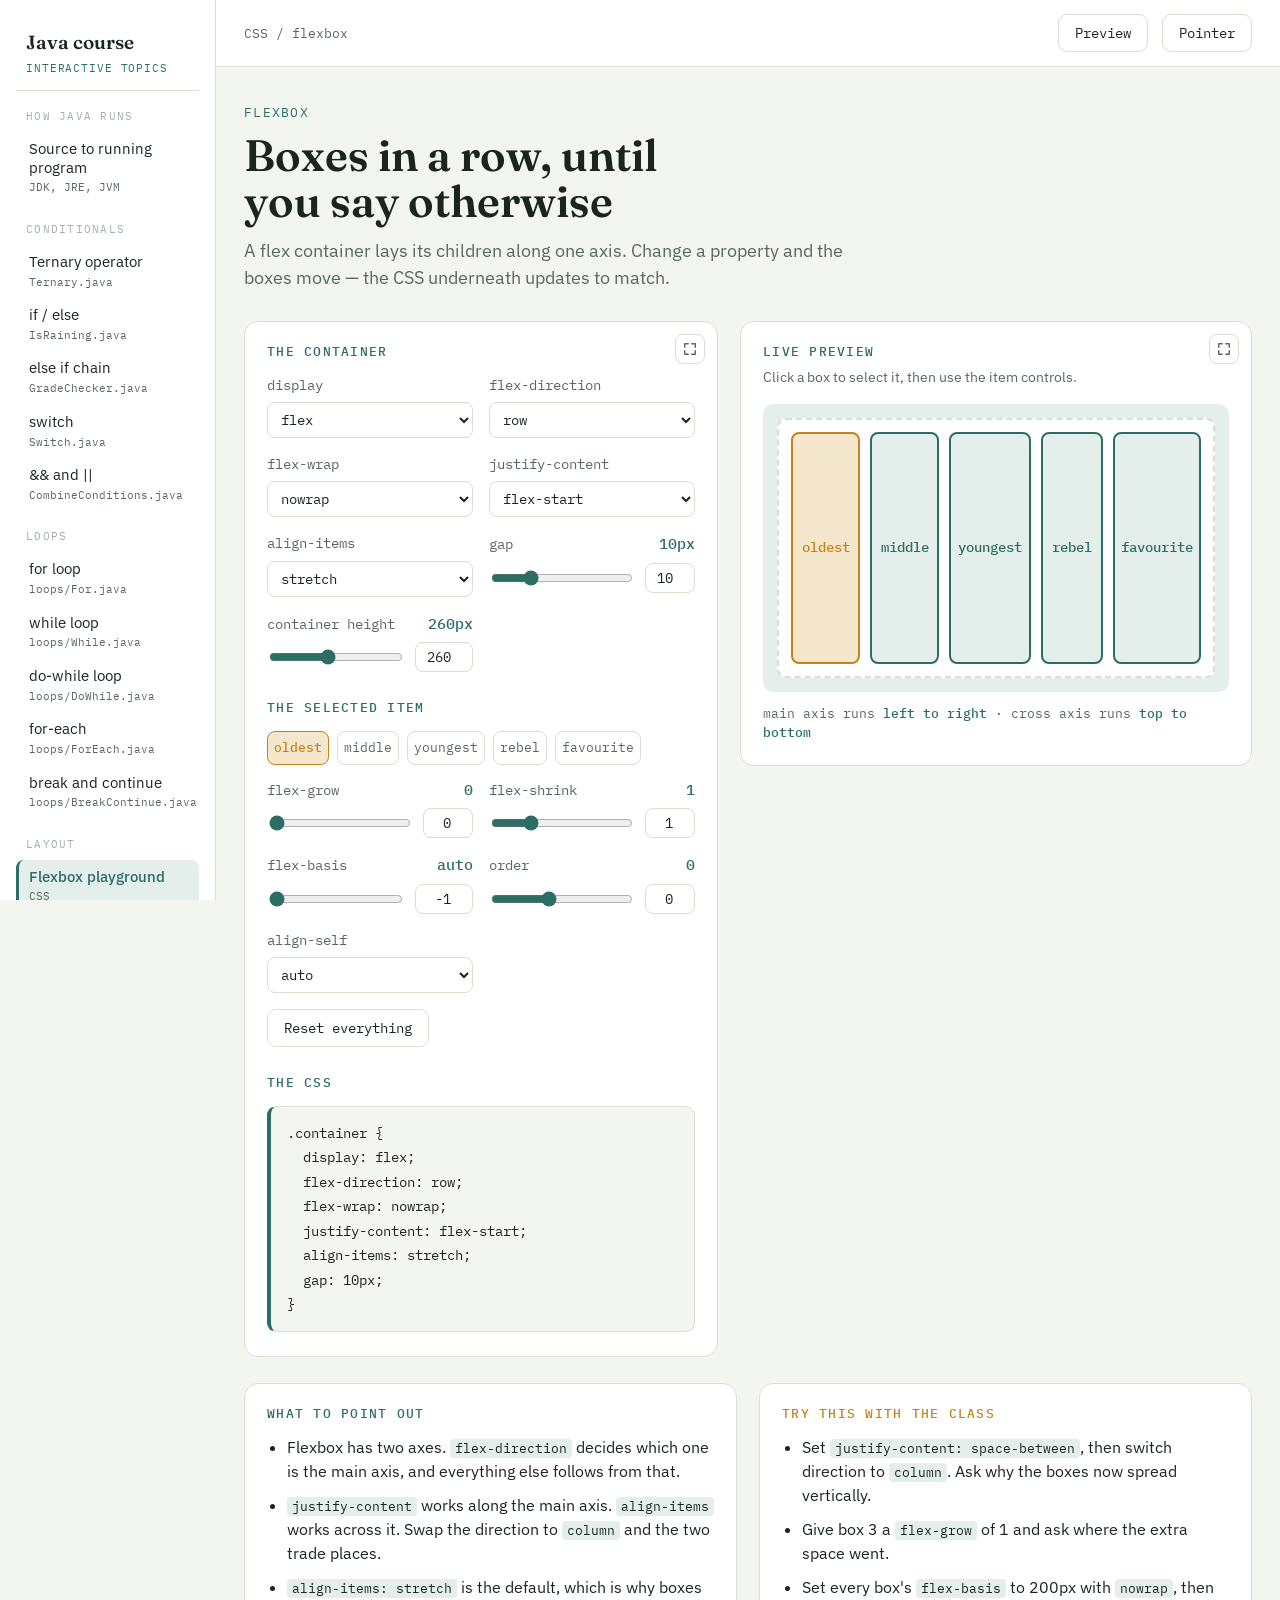
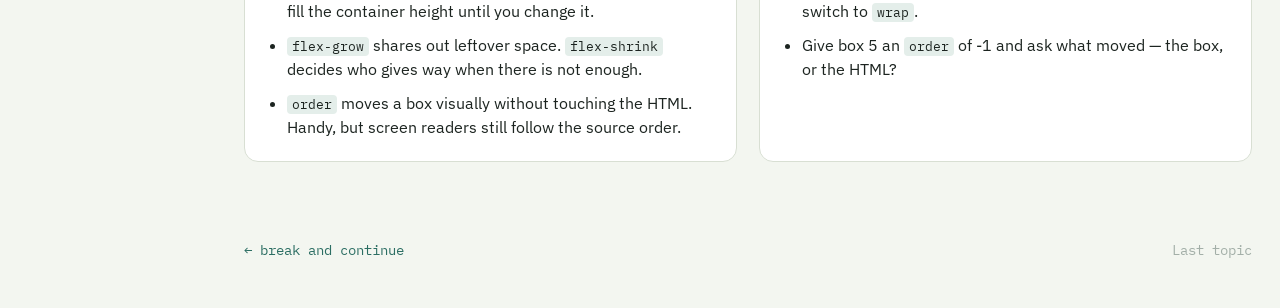
<file: html/flexbox.html>
<!doctype html>
<html lang="en">
  <head>
    <meta charset="utf-8" />
    <meta name="viewport" content="width=device-width, initial-scale=1" />
    <title>Flexbox playground · Java course</title>
    <link rel="preconnect" href="https://fonts.googleapis.com" />
    <link rel="preconnect" href="https://fonts.gstatic.com" crossorigin />
    <link
      rel="stylesheet"
      href="https://fonts.googleapis.com/css2?family=Fraunces:opsz,wght@9..144,600&family=IBM+Plex+Sans:wght@400;500;600&family=IBM+Plex+Mono:wght@400;500&display=swap"
    />
    <link rel="stylesheet" href="css/style.css" />
    <style>
      /* Everything below is specific to the flexbox demo. */

      .flex-stage {
        background: var(--panel);
        border-radius: 11px;
        padding: 14px;
      }

      #preview {
        display: flex;
        background: var(--surface);
        border: 2px dashed var(--line);
        border-radius: 9px;
        height: 260px;
        padding: 12px;
        overflow: auto;
      }

      .item {
        background: var(--accent-soft);
        border: 2px solid var(--accent);
        border-radius: 8px;
        color: var(--accent);
        font-family: var(--mono);
        font-size: 14px;
        font-weight: 500;
        display: flex;
        align-items: center;
        justify-content: center;
        /* Kept small enough that five boxes still fit when the main axis is
       vertical — otherwise flex-shrink cannot get them under the height. */
        min-width: 48px;
        min-height: 34px;
        padding: 8px 14px;
        cursor: pointer;
        user-select: none;
      }

      .item.selected {
        background: var(--amber-soft);
        border-color: var(--amber);
        color: var(--amber);
      }

      .item:focus-visible {
        outline: 2px solid var(--amber);
        outline-offset: 2px;
      }

      .grid2 {
        display: grid;
        grid-template-columns: repeat(auto-fit, minmax(160px, 1fr));
        gap: 16px;
      }

      .item-picker {
        display: flex;
        flex-wrap: wrap;
        gap: 8px;
        margin-bottom: 4px;
      }

      .item-picker button {
        font-family: var(--mono);
        font-size: 13px;
        height: 34px;
        border-radius: 8px;
        border: 1px solid var(--line);
        background: var(--surface);
        color: var(--ink-soft);
        cursor: pointer;
      }

      .item-picker button[aria-pressed="true"] {
        background: var(--amber-soft);
        border-color: var(--amber);
        color: var(--amber);
        font-weight: 500;
      }

      .axis-note {
        font-family: var(--mono);
        font-size: 12.5px;
        color: var(--ink-soft);
        margin: 12px 0 0;
      }

      .axis-note b {
        color: var(--accent);
        font-weight: 500;
      }
    </style>
  </head>
  <body data-topic="flexbox">
    <aside class="sidebar" id="sidebar"></aside>

    <div class="main-col">
      <div class="preview-bar">
        <span id="preview-badge"
          >Live preview &mdash; controlled from the other tab</span
        >
        <span>Flexbox playground</span>
      </div>

      <header class="topbar">
        <span class="crumb">CSS / flexbox</span>
        <span class="topbar-right"><span id="pop-slot"></span></span>
      </header>

      <main class="topic">
        <div class="intro">
          <p class="eyebrow">Flexbox</p>
          <h1>Boxes in a row, until you say otherwise</h1>
          <p class="lede">
            A flex container lays its children along one axis. Change a property
            and the boxes move &mdash; the CSS underneath updates to match.
          </p>
        </div>

        <div class="workbench">
          <section class="panel panel-preview">
            <h2>Live preview</h2>
            <p class="hint">
              Click a box to select it, then use the item controls.
            </p>
            <div class="flex-stage">
              <div id="preview">
                <div class="item" tabindex="0" data-index="0">oldest</div>
                <div class="item" tabindex="0" data-index="1">middle</div>
                <div class="item" tabindex="0" data-index="2">youngest</div>
                <div class="item" tabindex="0" data-index="3">rebel</div>
                <div class="item" tabindex="0" data-index="4">favourite</div>
              </div>
            </div>
            <p class="axis-note" id="fx-axis">
              main axis runs <b id="fx-main">left to right</b> &middot; cross
              axis runs <b id="fx-cross">top to bottom</b>
            </p>
            <p class="axis-note" id="fx-warn" hidden></p>
          </section>

          <section class="panel stack panel-controls">
            <div>
              <h2>The container</h2>
              <div class="grid2">
                <div class="ctrl">
                  <label for="fx-display">display</label>
                  <select id="fx-display">
                    <option>flex</option>
                    <option>inline-flex</option>
                    <option>block</option>
                    <option>grid</option>
                  </select>
                </div>
                <div class="ctrl">
                  <label for="fx-direction">flex-direction</label>
                  <select id="fx-direction">
                    <option>row</option>
                    <option>row-reverse</option>
                    <option>column</option>
                    <option>column-reverse</option>
                  </select>
                </div>
                <div class="ctrl">
                  <label for="fx-wrap">flex-wrap</label>
                  <select id="fx-wrap">
                    <option>nowrap</option>
                    <option>wrap</option>
                    <option>wrap-reverse</option>
                  </select>
                </div>
                <div class="ctrl">
                  <label for="fx-justify">justify-content</label>
                  <select id="fx-justify">
                    <option>flex-start</option>
                    <option>flex-end</option>
                    <option>center</option>
                    <option>space-between</option>
                    <option>space-around</option>
                    <option>space-evenly</option>
                  </select>
                </div>
                <div class="ctrl">
                  <label for="fx-align">align-items</label>
                  <select id="fx-align">
                    <option>stretch</option>
                    <option>flex-start</option>
                    <option>flex-end</option>
                    <option>center</option>
                    <option>baseline</option>
                  </select>
                </div>
                <div class="ctrl">
                  <label for="fx-gap"
                    >gap <span class="val" id="fx-gap-val">10px</span></label
                  >
                  <input type="range" id="fx-gap" min="0" max="40" value="10" />
                </div>
                <div class="ctrl">
                  <label for="fx-height"
                    >container height
                    <span class="val" id="fx-height-val">260px</span></label
                  >
                  <input
                    type="range"
                    id="fx-height"
                    min="140"
                    max="420"
                    value="260"
                  />
                </div>
              </div>
            </div>

            <div>
              <h2>The selected item</h2>
              <div class="item-picker" id="fx-picker">
                <button type="button" data-index="0" aria-pressed="true">
                  oldest
                </button>
                <button type="button" data-index="1" aria-pressed="false">
                  middle
                </button>
                <button type="button" data-index="2" aria-pressed="false">
                  youngest
                </button>
                <button type="button" data-index="3" aria-pressed="false">
                  rebel
                </button>
                <button type="button" data-index="4" aria-pressed="false">
                  favourite
                </button>
              </div>
              <div class="grid2" style="margin-top: 14px">
                <div class="ctrl">
                  <label for="fx-grow"
                    >flex-grow
                    <span class="val" id="fx-grow-val">0</span></label
                  >
                  <input type="range" id="fx-grow" min="0" max="4" value="0" />
                </div>
                <div class="ctrl">
                  <label for="fx-shrink"
                    >flex-shrink
                    <span class="val" id="fx-shrink-val">1</span></label
                  >
                  <input
                    type="range"
                    id="fx-shrink"
                    min="0"
                    max="4"
                    value="1"
                  />
                </div>
                <div class="ctrl">
                  <label for="fx-basis"
                    >flex-basis
                    <span class="val" id="fx-basis-val">auto</span></label
                  >
                  <input
                    type="range"
                    id="fx-basis"
                    min="-1"
                    max="300"
                    value="-1"
                    step="10"
                  />
                </div>
                <div class="ctrl">
                  <label for="fx-order"
                    >order <span class="val" id="fx-order-val">0</span></label
                  >
                  <input
                    type="range"
                    id="fx-order"
                    min="-2"
                    max="3"
                    value="0"
                  />
                </div>
                <div class="ctrl">
                  <label for="fx-self">align-self</label>
                  <select id="fx-self">
                    <option>auto</option>
                    <option>flex-start</option>
                    <option>flex-end</option>
                    <option>center</option>
                    <option>stretch</option>
                    <option>baseline</option>
                  </select>
                </div>
              </div>
              <div class="btn-row" style="margin-top: 16px">
                <button class="btn" id="fx-reset">Reset everything</button>
              </div>
            </div>

            <div>
              <h2>The CSS</h2>
              <pre class="code"><code id="fx-css"></code></pre>
            </div>
          </section>
        </div>

        <div class="notes">
          <div class="note">
            <h3>What to point out</h3>
            <ul>
              <li>
                Flexbox has two axes. <code>flex-direction</code> decides which
                one is the main axis, and everything else follows from that.
              </li>
              <li>
                <code>justify-content</code> works along the main axis.
                <code>align-items</code> works across it. Swap the direction to
                <code>column</code> and the two trade places.
              </li>
              <li>
                <code>align-items: stretch</code> is the default, which is why
                boxes fill the container height until you change it.
              </li>
              <li>
                <code>flex-grow</code> shares out leftover space.
                <code>flex-shrink</code> decides who gives way when there is not
                enough.
              </li>
              <li>
                <code>order</code> moves a box visually without touching the
                HTML. Handy, but screen readers still follow the source order.
              </li>
            </ul>
          </div>
          <div class="note try">
            <h3>Try this with the class</h3>
            <ul>
              <li>
                Set <code>justify-content: space-between</code>, then switch
                direction to <code>column</code>. Ask why the boxes now spread
                vertically.
              </li>
              <li>
                Give box 3 a <code>flex-grow</code> of 1 and ask where the extra
                space went.
              </li>
              <li>
                Set every box's <code>flex-basis</code> to 200px with
                <code>nowrap</code>, then switch to <code>wrap</code>.
              </li>
              <li>
                Give box 5 an <code>order</code> of -1 and ask what moved
                &mdash; the box, or the HTML?
              </li>
            </ul>
          </div>
        </div>
      </main>

      <nav class="pagenav">
        <a href="break-continue.html">&larr; break and continue</a>
        <span>Last topic</span>
      </nav>
    </div>

    <script src="js/common.js"></script>
    <script src="js/flexbox.js"></script>
  </body>
</html>
</file>
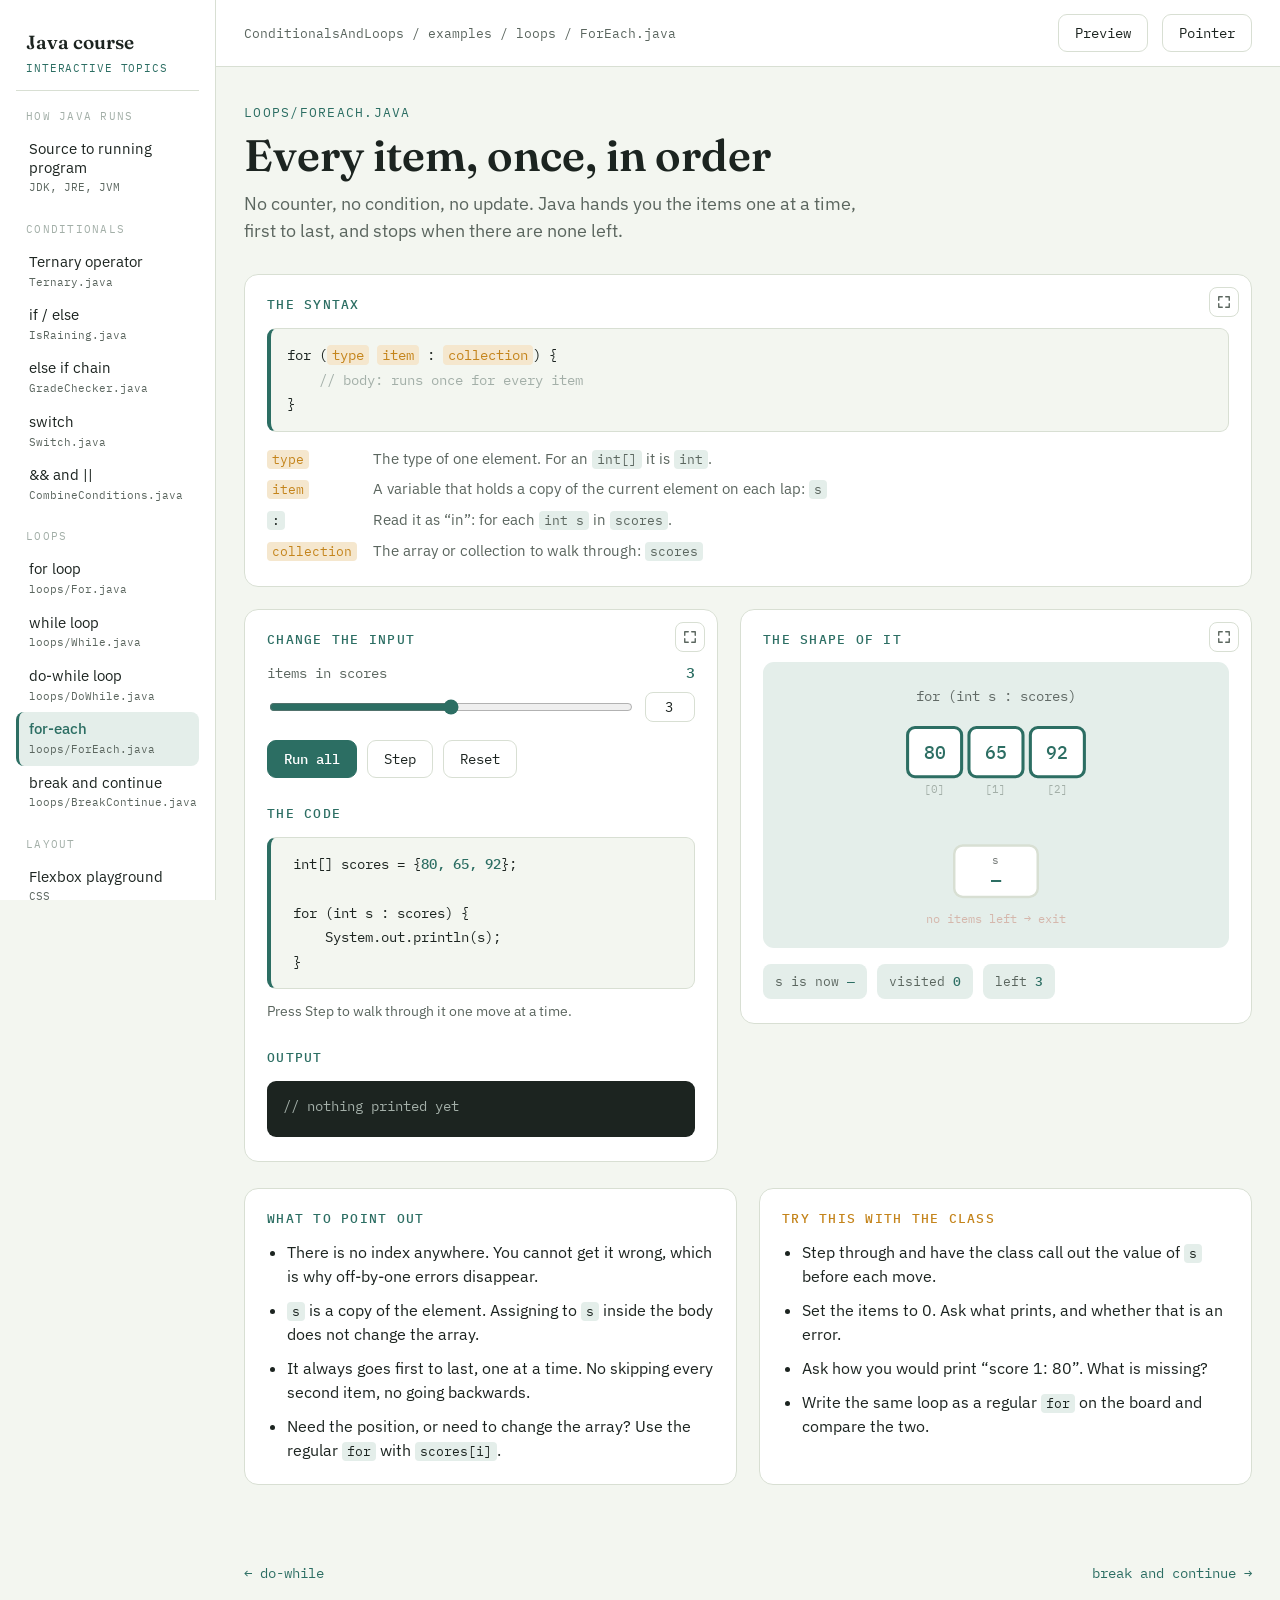
<file: html/for-each.html>
<!doctype html>
<html lang="en">
<head>
<meta charset="utf-8">
<meta name="viewport" content="width=device-width, initial-scale=1">
<title>for-each loop · Java course</title>
<link rel="preconnect" href="https://fonts.googleapis.com">
<link rel="preconnect" href="https://fonts.gstatic.com" crossorigin>
<link rel="stylesheet" href="https://fonts.googleapis.com/css2?family=Fraunces:opsz,wght@9..144,600&family=IBM+Plex+Sans:wght@400;500;600&family=IBM+Plex+Mono:wght@400;500&display=swap">
<link rel="stylesheet" href="css/style.css">
</head>
<body data-topic="for-each">

<aside class="sidebar" id="sidebar"></aside>

<div class="main-col">

<div class="preview-bar">
  <span id="preview-badge">Live preview &mdash; controlled from the other tab</span>
  <span>for-each loop</span>
</div>

<header class="topbar">
  <span class="crumb">ConditionalsAndLoops / examples / loops / ForEach.java</span>
  <span class="topbar-right"><span id="pop-slot"></span></span>
</header>

<main class="topic">
  <div class="intro">
    <p class="eyebrow">loops/ForEach.java</p>
    <h1>Every item, once, in order</h1>
    <p class="lede">No counter, no condition, no update. Java hands you the items one at a time, first to last, and stops when there are none left.</p>
  </div>

  <section class="panel syntax">
    <h2>The syntax</h2>
    <pre class="code"><code>for (<span class="slot">type</span> <span class="slot">item</span> : <span class="slot">collection</span>) {
    <span class="cmt">// body: runs once for every item</span>
}</code></pre>
    <dl class="legend">
      <dt><span class="slot">type</span></dt><dd>The type of one element. For an <code>int[]</code> it is <code>int</code>.</dd>
      <dt><span class="slot">item</span></dt><dd>A variable that holds a copy of the current element on each lap: <code>s</code></dd>
      <dt><code>:</code></dt><dd>Read it as &ldquo;in&rdquo;: for each <code>int s</code> in <code>scores</code>.</dd>
      <dt><span class="slot">collection</span></dt><dd>The array or collection to walk through: <code>scores</code></dd>
    </dl>
  </section>

  <div class="workbench">

    <section class="panel panel-preview">
      <h2>The shape of it</h2>
      <div class="stage">
        <svg viewBox="0 0 360 210" role="img" aria-label="The array as a row of cells, with the current one copied into s">
          <text x="180" y="20" text-anchor="middle" class="d-text" fill="currentColor" opacity="0.65">for (int s : scores)</text>

          <g id="e-cells"></g>
          <text id="e-empty" x="180" y="66" text-anchor="middle" class="d-text" font-size="11" fill="currentColor" opacity="0.6">{ } &mdash; an empty array, nothing to visit</text>

          <g id="e-link">
            <line id="e-line" x1="180" y1="104" x2="180" y2="138" stroke="var(--accent)" stroke-width="2" stroke-dasharray="4 3"/>
            <circle id="e-dot" cx="180" cy="104" r="3.5" fill="var(--accent)"/>
          </g>

          <rect id="e-box-s" class="d-box" x="146" y="138" width="68" height="42" rx="7" fill="var(--surface)" stroke="var(--line)" stroke-width="2"/>
          <text x="180" y="153" text-anchor="middle" class="d-text" font-size="9" fill="currentColor" opacity="0.6">s</text>
          <text id="e-s" x="180" y="171" text-anchor="middle" class="d-text" font-size="14" font-weight="500" fill="var(--accent)">&mdash;</text>

          <text id="e-exit" x="180" y="201" text-anchor="middle" class="d-text" font-size="10" fill="var(--no)">no items left &#8594; exit</text>
        </svg>
      </div>

      <div class="facts">
        <span class="fact">s is now <b id="e-fact-s">&mdash;</b></span>
        <span class="fact">visited <b id="e-fact-visited">0</b></span>
        <span class="fact">left <b id="e-fact-left">3</b></span>
      </div>
    </section>

    <section class="panel stack panel-controls">
      <div>
        <h2>Change the input</h2>
        <div class="controls">
          <div class="ctrl">
            <label for="count">items in scores <span class="val" id="count-val">3</span></label>
            <input type="range" id="count" min="0" max="6" value="3">
          </div>
        </div>
        <div class="btn-row" style="margin-top:18px">
          <button class="btn btn-primary" id="e-run">Run all</button>
          <button class="btn" id="e-step">Step</button>
          <button class="btn" id="e-reset">Reset</button>
        </div>
      </div>

      <div>
        <h2>The code</h2>
        <pre class="code"><code><span class="ln" data-line="1">int[] scores = {<i class="v" data-var="scores">80, 65, 92</i>};</span><span class="ln" data-line="2"> </span><span class="ln" data-line="3">for (<span data-part="item">int s</span> : <span data-part="coll">scores</span>) {</span><span class="ln" data-line="4">    System.out.println(s);</span><span class="ln" data-line="5">}</span></code></pre>
        <p class="hint" style="margin:12px 0 0" id="e-phase">Press Step to walk through it one move at a time.</p>
      </div>

      <div>
        <h2>Output</h2>
        <div class="console" id="e-out"></div>
      </div>
    </section>

  </div>

  <div class="notes">
    <div class="note">
      <h3>What to point out</h3>
      <ul>
        <li>There is no index anywhere. You cannot get it wrong, which is why off-by-one errors disappear.</li>
        <li><code>s</code> is a copy of the element. Assigning to <code>s</code> inside the body does not change the array.</li>
        <li>It always goes first to last, one at a time. No skipping every second item, no going backwards.</li>
        <li>Need the position, or need to change the array? Use the regular <code>for</code> with <code>scores[i]</code>.</li>
      </ul>
    </div>
    <div class="note try">
      <h3>Try this with the class</h3>
      <ul>
        <li>Step through and have the class call out the value of <code>s</code> before each move.</li>
        <li>Set the items to 0. Ask what prints, and whether that is an error.</li>
        <li>Ask how you would print &ldquo;score 1: 80&rdquo;. What is missing?</li>
        <li>Write the same loop as a regular <code>for</code> on the board and compare the two.</li>
      </ul>
    </div>
  </div>
</main>

<nav class="pagenav">
  <a href="do-while.html">&larr; do-while</a>
  <a href="break-continue.html">break and continue &rarr;</a>
</nav>

</div>

<script src="js/common.js"></script>
<script src="js/for-each.js"></script>
</body>
</html>
</file>
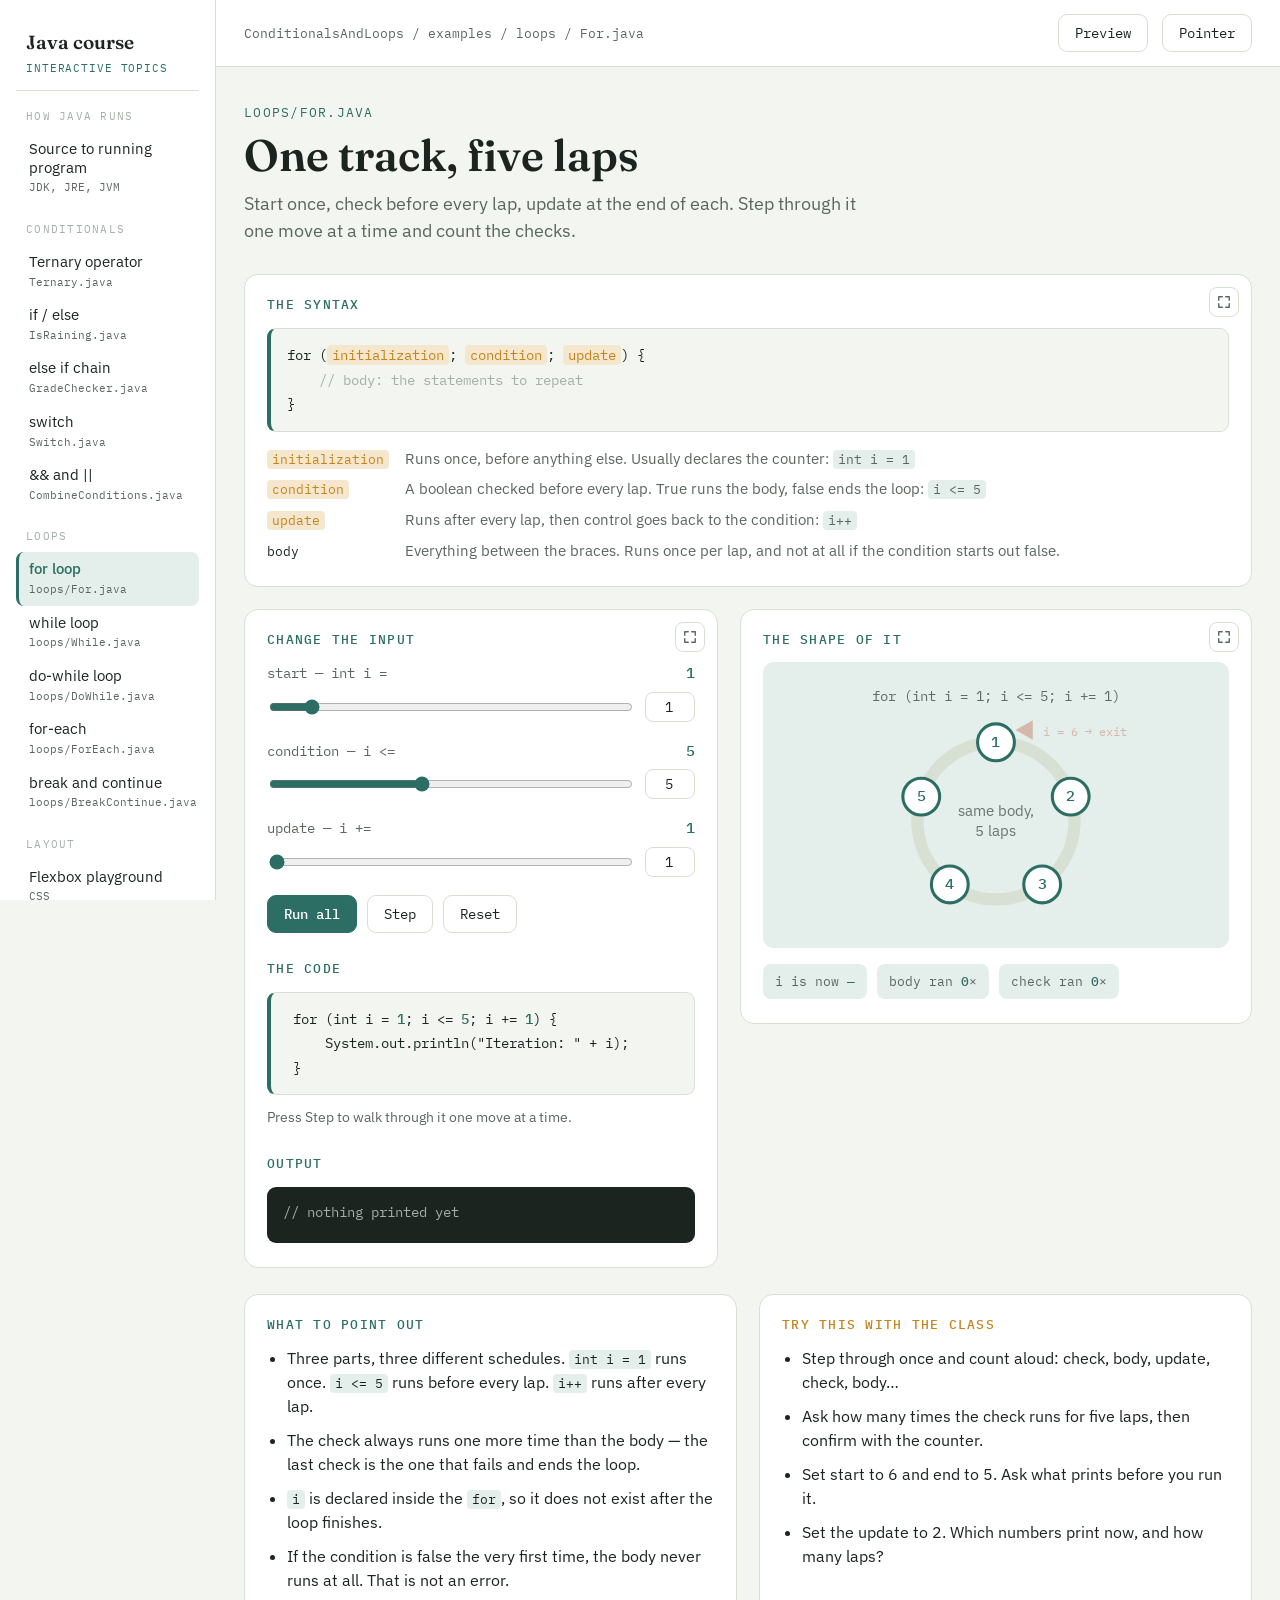
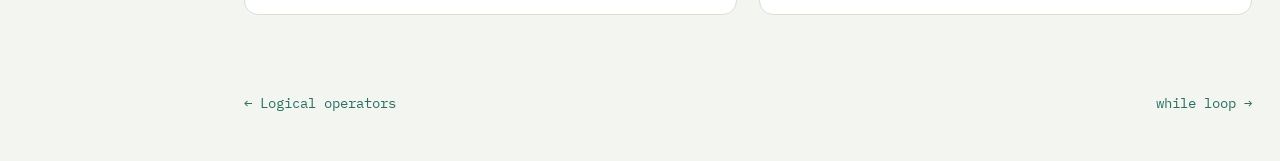
<file: html/for-loop.html>
<!doctype html>
<html lang="en">
<head>
<meta charset="utf-8">
<meta name="viewport" content="width=device-width, initial-scale=1">
<title>for loop · Java course</title>
<link rel="preconnect" href="https://fonts.googleapis.com">
<link rel="preconnect" href="https://fonts.gstatic.com" crossorigin>
<link rel="stylesheet" href="https://fonts.googleapis.com/css2?family=Fraunces:opsz,wght@9..144,600&family=IBM+Plex+Sans:wght@400;500;600&family=IBM+Plex+Mono:wght@400;500&display=swap">
<link rel="stylesheet" href="css/style.css">
</head>
<body data-topic="for">

<aside class="sidebar" id="sidebar"></aside>

<div class="main-col">

<div class="preview-bar">
  <span id="preview-badge">Live preview &mdash; controlled from the other tab</span>
  <span>for loop</span>
</div>

<header class="topbar">
  <span class="crumb">ConditionalsAndLoops / examples / loops / For.java</span>
  <span class="topbar-right"><span id="pop-slot"></span></span>
</header>

<main class="topic">
  <div class="intro">
    <p class="eyebrow">loops/For.java</p>
    <h1>One track, five laps</h1>
    <p class="lede">Start once, check before every lap, update at the end of each. Step through it one move at a time and count the checks.</p>
  </div>

  <section class="panel syntax">
    <h2>The syntax</h2>
    <pre class="code"><code>for (<span class="slot">initialization</span>; <span class="slot">condition</span>; <span class="slot">update</span>) {
    <span class="cmt">// body: the statements to repeat</span>
}</code></pre>
    <dl class="legend">
      <dt><span class="slot">initialization</span></dt><dd>Runs once, before anything else. Usually declares the counter: <code>int i = 1</code></dd>
      <dt><span class="slot">condition</span></dt><dd>A boolean checked before every lap. True runs the body, false ends the loop: <code>i &lt;= 5</code></dd>
      <dt><span class="slot">update</span></dt><dd>Runs after every lap, then control goes back to the condition: <code>i++</code></dd>
      <dt>body</dt><dd>Everything between the braces. Runs once per lap, and not at all if the condition starts out false.</dd>
    </dl>
  </section>

  <div class="workbench">

    <section class="panel panel-preview">
      <h2>The shape of it</h2>
      <div class="stage">
        <svg viewBox="0 0 360 210" role="img" aria-label="A circular track with one stop per iteration">
          <text id="f-header" x="180" y="20" text-anchor="middle" class="d-text" fill="currentColor" opacity="0.65">for (int i = 1; i &lt;= 5; i++)</text>

          <circle cx="180" cy="118" r="64" fill="none" stroke="var(--line)" stroke-width="10"/>
          <circle id="f-track" cx="180" cy="118" r="64" fill="none" stroke="var(--accent)" stroke-width="10"
                  stroke-linecap="round" transform="rotate(-90 180 118)"/>

          <g id="f-stops"></g>

          <g id="f-centre-idle">
            <text id="f-centre-1" x="180" y="114" text-anchor="middle" font-family="var(--sans)" font-size="12" fill="currentColor" opacity="0.6">same body,</text>
            <text id="f-centre-2" x="180" y="130" text-anchor="middle" font-family="var(--sans)" font-size="12" fill="currentColor" opacity="0.6">five laps</text>
          </g>

          <g id="f-centre-live">
            <text x="180" y="100" text-anchor="middle" class="d-text" font-size="10" fill="currentColor" opacity="0.6">i</text>
            <text id="f-live-i" x="180" y="126" text-anchor="middle" class="d-text" font-size="24" font-weight="500" fill="var(--accent)">1</text>
            <text id="f-live-note" x="180" y="143" text-anchor="middle" class="d-text" font-size="9.5" fill="currentColor"></text>
          </g>

          <g id="f-exit">
            <path d="M196,44 L210,36 L210,52 Z" fill="var(--no)"/>
            <text id="f-exit-t" x="218" y="49" class="d-text" font-size="10" fill="var(--no)">i = 6 &#8594; exit</text>
          </g>
        </svg>
      </div>

      <div class="facts">
        <span class="fact">i is now <b id="f-fact-i">&mdash;</b></span>
        <span class="fact">body ran <b id="f-fact-body">0</b>&times;</span>
        <span class="fact">check ran <b id="f-fact-check">0</b>&times;</span>
      </div>
    </section>

    <section class="panel stack panel-controls">
      <div>
        <h2>Change the input</h2>
        <div class="controls">
          <div class="ctrl">
            <label for="start">start &mdash; int i = <span class="val" id="start-val">1</span></label>
            <input type="range" id="start" min="0" max="10" value="1">
          </div>
          <div class="ctrl">
            <label for="end">condition &mdash; i &lt;= <span class="val" id="end-val">5</span></label>
            <input type="range" id="end" min="0" max="12" value="5">
          </div>
          <div class="ctrl">
            <label for="step">update &mdash; i += <span class="val" id="step-val">1</span></label>
            <input type="range" id="step" min="1" max="4" value="1">
          </div>
        </div>
        <div class="btn-row" style="margin-top:18px">
          <button class="btn btn-primary" id="f-run">Run all</button>
          <button class="btn" id="f-step">Step</button>
          <button class="btn" id="f-reset">Reset</button>
        </div>
      </div>

      <div>
        <h2>The code</h2>
        <pre class="code"><code><span class="ln" data-line="1">for (<span data-part="init">int i = <i class="v" data-var="start">1</i></span>; <span data-part="cond">i &lt;= <i class="v" data-var="end">5</i></span>; <span data-part="upd">i += <i class="v" data-var="step">1</i></span>) {</span><span class="ln" data-line="2">    System.out.println("Iteration: " + i);</span><span class="ln" data-line="3">}</span></code></pre>
        <p class="hint" style="margin:12px 0 0" id="f-phase">Press Step to walk through it one move at a time.</p>
      </div>

      <div>
        <h2>Output</h2>
        <div class="console" id="f-out"></div>
      </div>
    </section>

  </div>

  <div class="notes">
    <div class="note">
      <h3>What to point out</h3>
      <ul>
        <li>Three parts, three different schedules. <code>int i = 1</code> runs once. <code>i &lt;= 5</code> runs before every lap. <code>i++</code> runs after every lap.</li>
        <li>The check always runs one more time than the body &mdash; the last check is the one that fails and ends the loop.</li>
        <li><code>i</code> is declared inside the <code>for</code>, so it does not exist after the loop finishes.</li>
        <li>If the condition is false the very first time, the body never runs at all. That is not an error.</li>
      </ul>
    </div>
    <div class="note try">
      <h3>Try this with the class</h3>
      <ul>
        <li>Step through once and count aloud: check, body, update, check, body&hellip;</li>
        <li>Ask how many times the check runs for five laps, then confirm with the counter.</li>
        <li>Set start to 6 and end to 5. Ask what prints before you run it.</li>
        <li>Set the update to 2. Which numbers print now, and how many laps?</li>
      </ul>
    </div>
  </div>
</main>

<nav class="pagenav">
  <a href="logical-operators.html">&larr; Logical operators</a>
  <a href="while-loop.html">while loop &rarr;</a>
</nav>

</div>

<script src="js/common.js"></script>
<script src="js/for-loop.js"></script>
</body>
</html>
</file>
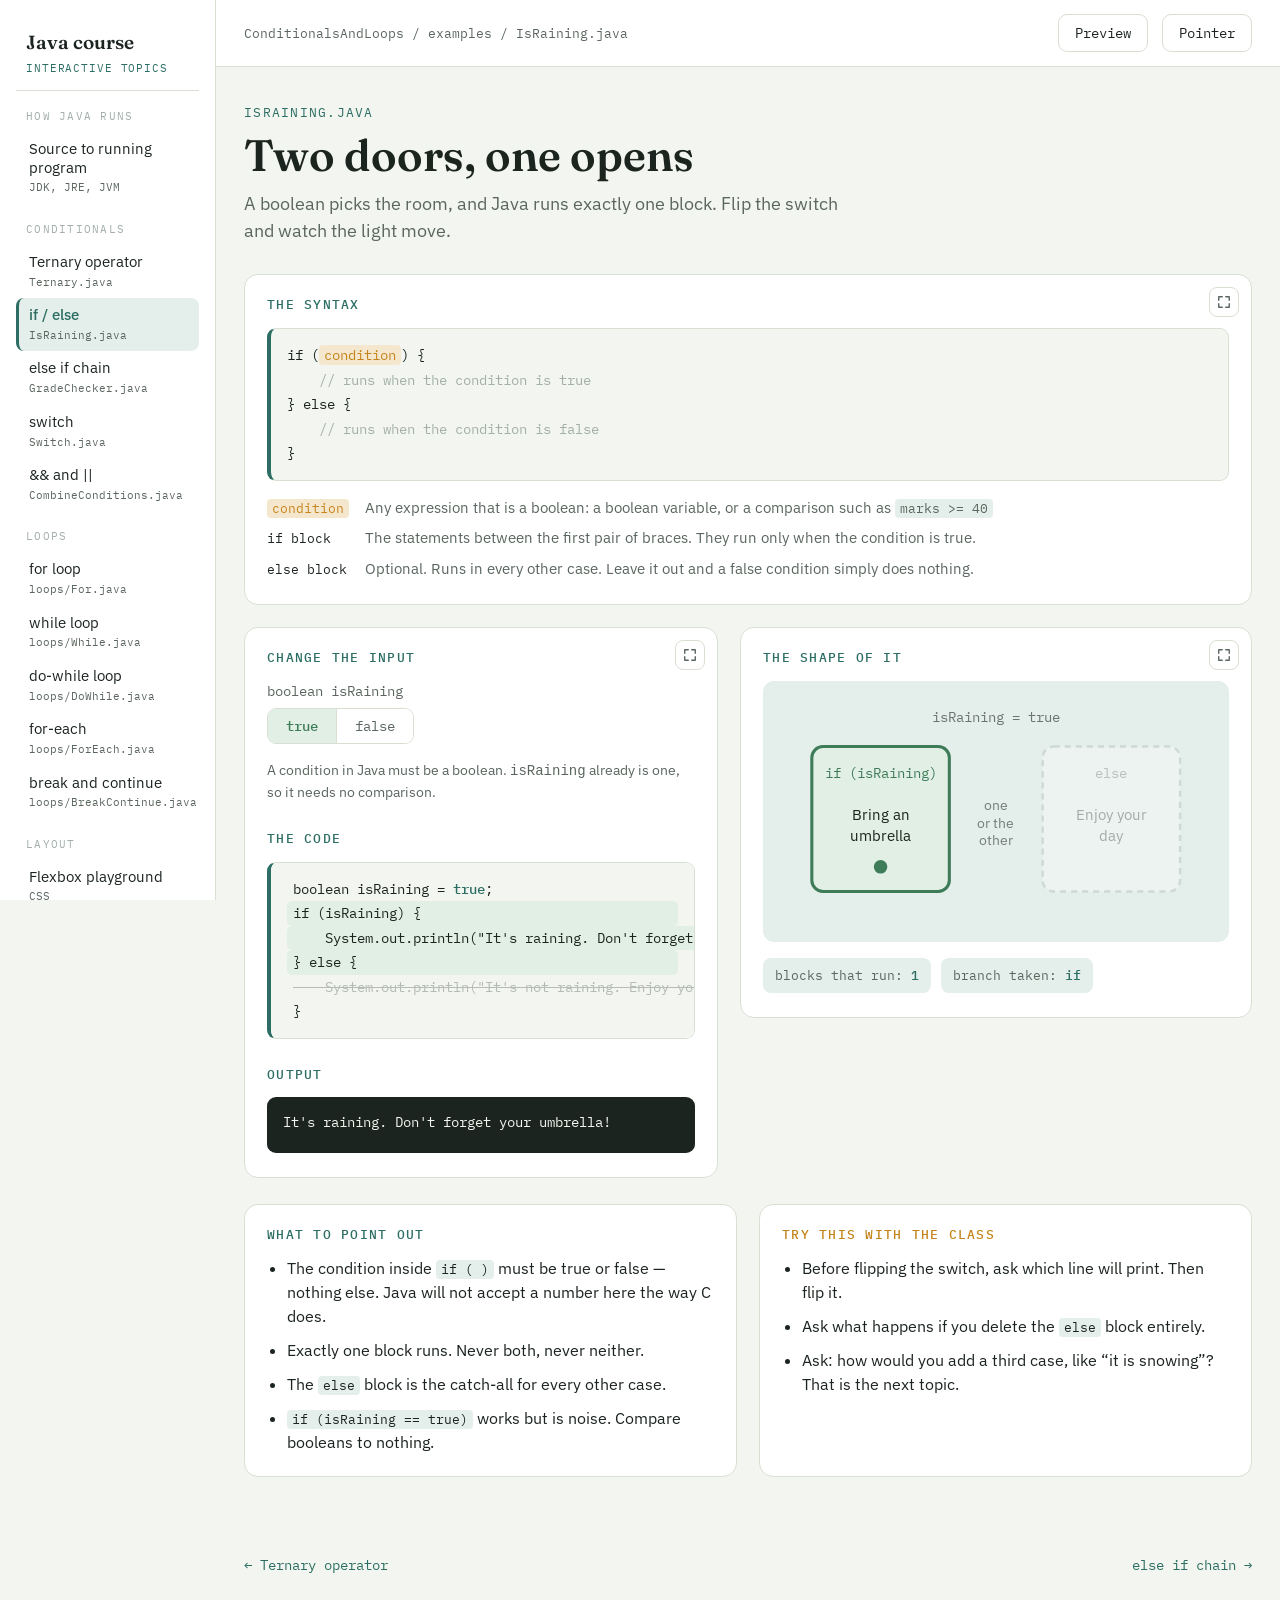
<file: html/if-else.html>
<!doctype html>
<html lang="en">
<head>
<meta charset="utf-8">
<meta name="viewport" content="width=device-width, initial-scale=1">
<title>if / else · Java course</title>
<link rel="preconnect" href="https://fonts.googleapis.com">
<link rel="preconnect" href="https://fonts.gstatic.com" crossorigin>
<link rel="stylesheet" href="https://fonts.googleapis.com/css2?family=Fraunces:opsz,wght@9..144,600&family=IBM+Plex+Sans:wght@400;500;600&family=IBM+Plex+Mono:wght@400;500&display=swap">
<link rel="stylesheet" href="css/style.css">
</head>
<body data-topic="if-else">

<aside class="sidebar" id="sidebar"></aside>

<div class="main-col">

<div class="preview-bar">
  <span id="preview-badge">Live preview &mdash; controlled from the other tab</span>
  <span>if / else</span>
</div>

<header class="topbar">
  <span class="crumb">ConditionalsAndLoops / examples / IsRaining.java</span>
  <span class="topbar-right"><span id="pop-slot"></span></span>
</header>

<main class="topic">
  <div class="intro">
    <p class="eyebrow">IsRaining.java</p>
    <h1>Two doors, one opens</h1>
    <p class="lede">A boolean picks the room, and Java runs exactly one block. Flip the switch and watch the light move.</p>
  </div>

  <section class="panel syntax">
    <h2>The syntax</h2>
    <pre class="code"><code>if (<span class="slot">condition</span>) {
    <span class="cmt">// runs when the condition is true</span>
} else {
    <span class="cmt">// runs when the condition is false</span>
}</code></pre>
    <dl class="legend">
      <dt><span class="slot">condition</span></dt><dd>Any expression that is a boolean: a boolean variable, or a comparison such as <code>marks &gt;= 40</code></dd>
      <dt>if block</dt><dd>The statements between the first pair of braces. They run only when the condition is true.</dd>
      <dt>else block</dt><dd>Optional. Runs in every other case. Leave it out and a false condition simply does nothing.</dd>
    </dl>
  </section>

  <div class="workbench">

    <section class="panel panel-preview">
      <h2>The shape of it</h2>
      <div class="stage">
        <svg viewBox="0 0 360 190" role="img" aria-label="Two doors, the active one lit">
          <text id="r-input" x="180" y="22" text-anchor="middle" class="d-text" fill="currentColor" opacity="0.6">isRaining = true</text>

          <g id="r-door-if">
            <rect x="30" y="42" width="112" height="118" rx="9" fill="var(--yes-soft)" stroke="var(--yes)" stroke-width="2.5"/>
            <text x="86" y="68" text-anchor="middle" class="d-text" fill="var(--yes)">if (isRaining)</text>
            <text x="86" y="102" text-anchor="middle" font-family="var(--sans)" font-size="12.5" fill="currentColor">Bring an</text>
            <text x="86" y="119" text-anchor="middle" font-family="var(--sans)" font-size="12.5" fill="currentColor">umbrella</text>
            <circle id="r-dot-if" cx="86" cy="140" r="5.5" fill="var(--yes)"/>
          </g>

          <text x="180" y="94" text-anchor="middle" font-family="var(--sans)" font-size="11" fill="currentColor" opacity="0.55">one</text>
          <text x="180" y="108" text-anchor="middle" font-family="var(--sans)" font-size="11" fill="currentColor" opacity="0.55">or the</text>
          <text x="180" y="122" text-anchor="middle" font-family="var(--sans)" font-size="11" fill="currentColor" opacity="0.55">other</text>

          <g id="r-door-else">
            <rect x="218" y="42" width="112" height="118" rx="9" fill="var(--surface)" stroke="var(--dim)" stroke-width="2" stroke-dasharray="5 4"/>
            <text x="274" y="68" text-anchor="middle" class="d-text" fill="currentColor" opacity="0.7">else</text>
            <text x="274" y="102" text-anchor="middle" font-family="var(--sans)" font-size="12.5" fill="currentColor">Enjoy your</text>
            <text x="274" y="119" text-anchor="middle" font-family="var(--sans)" font-size="12.5" fill="currentColor">day</text>
            <circle id="r-dot-else" cx="274" cy="140" r="5.5" fill="var(--yes)"/>
          </g>
        </svg>
      </div>

      <div class="facts">
        <span class="fact">blocks that run: <b>1</b></span>
        <span class="fact">branch taken: <b id="r-fact">if</b></span>
      </div>
    </section>

    <section class="panel stack panel-controls">
      <div>
        <h2>Change the input</h2>
        <div class="controls">
          <div class="ctrl">
            <span class="ctrl-label">boolean isRaining</span>
            <div class="seg" id="r-toggle">
              <button type="button" data-value="true" aria-pressed="true">true</button>
              <button type="button" data-value="false" aria-pressed="false">false</button>
            </div>
          </div>
        </div>
        <p class="hint" style="margin-top:16px;margin-bottom:0">A condition in Java must be a boolean. <code>isRaining</code> already is one, so it needs no comparison.</p>
      </div>

      <div>
        <h2>The code</h2>
        <pre class="code"><code><span class="ln" data-line="1">boolean isRaining = <i class="v" data-var="isRaining">true</i>;</span><span class="ln" data-line="2"></span><span class="ln" data-line="3">if (isRaining) {</span><span class="ln" data-line="4">    System.out.println("It's raining. Don't forget your umbrella!");</span><span class="ln" data-line="5">} else {</span><span class="ln" data-line="6">    System.out.println("It's not raining. Enjoy your day!");</span><span class="ln" data-line="7">}</span></code></pre>
      </div>

      <div>
        <h2>Output</h2>
        <div class="console" id="r-out"></div>
      </div>
    </section>

  </div>

  <div class="notes">
    <div class="note">
      <h3>What to point out</h3>
      <ul>
        <li>The condition inside <code>if ( )</code> must be true or false &mdash; nothing else. Java will not accept a number here the way C does.</li>
        <li>Exactly one block runs. Never both, never neither.</li>
        <li>The <code>else</code> block is the catch-all for every other case.</li>
        <li><code>if (isRaining == true)</code> works but is noise. Compare booleans to nothing.</li>
      </ul>
    </div>
    <div class="note try">
      <h3>Try this with the class</h3>
      <ul>
        <li>Before flipping the switch, ask which line will print. Then flip it.</li>
        <li>Ask what happens if you delete the <code>else</code> block entirely.</li>
        <li>Ask: how would you add a third case, like &ldquo;it is snowing&rdquo;? That is the next topic.</li>
      </ul>
    </div>
  </div>
</main>

<nav class="pagenav">
  <a href="ternary.html">&larr; Ternary operator</a>
  <a href="else-if.html">else if chain &rarr;</a>
</nav>

</div>

<script src="js/common.js"></script>
<script src="js/if-else.js"></script>
</body>
</html>
</file>
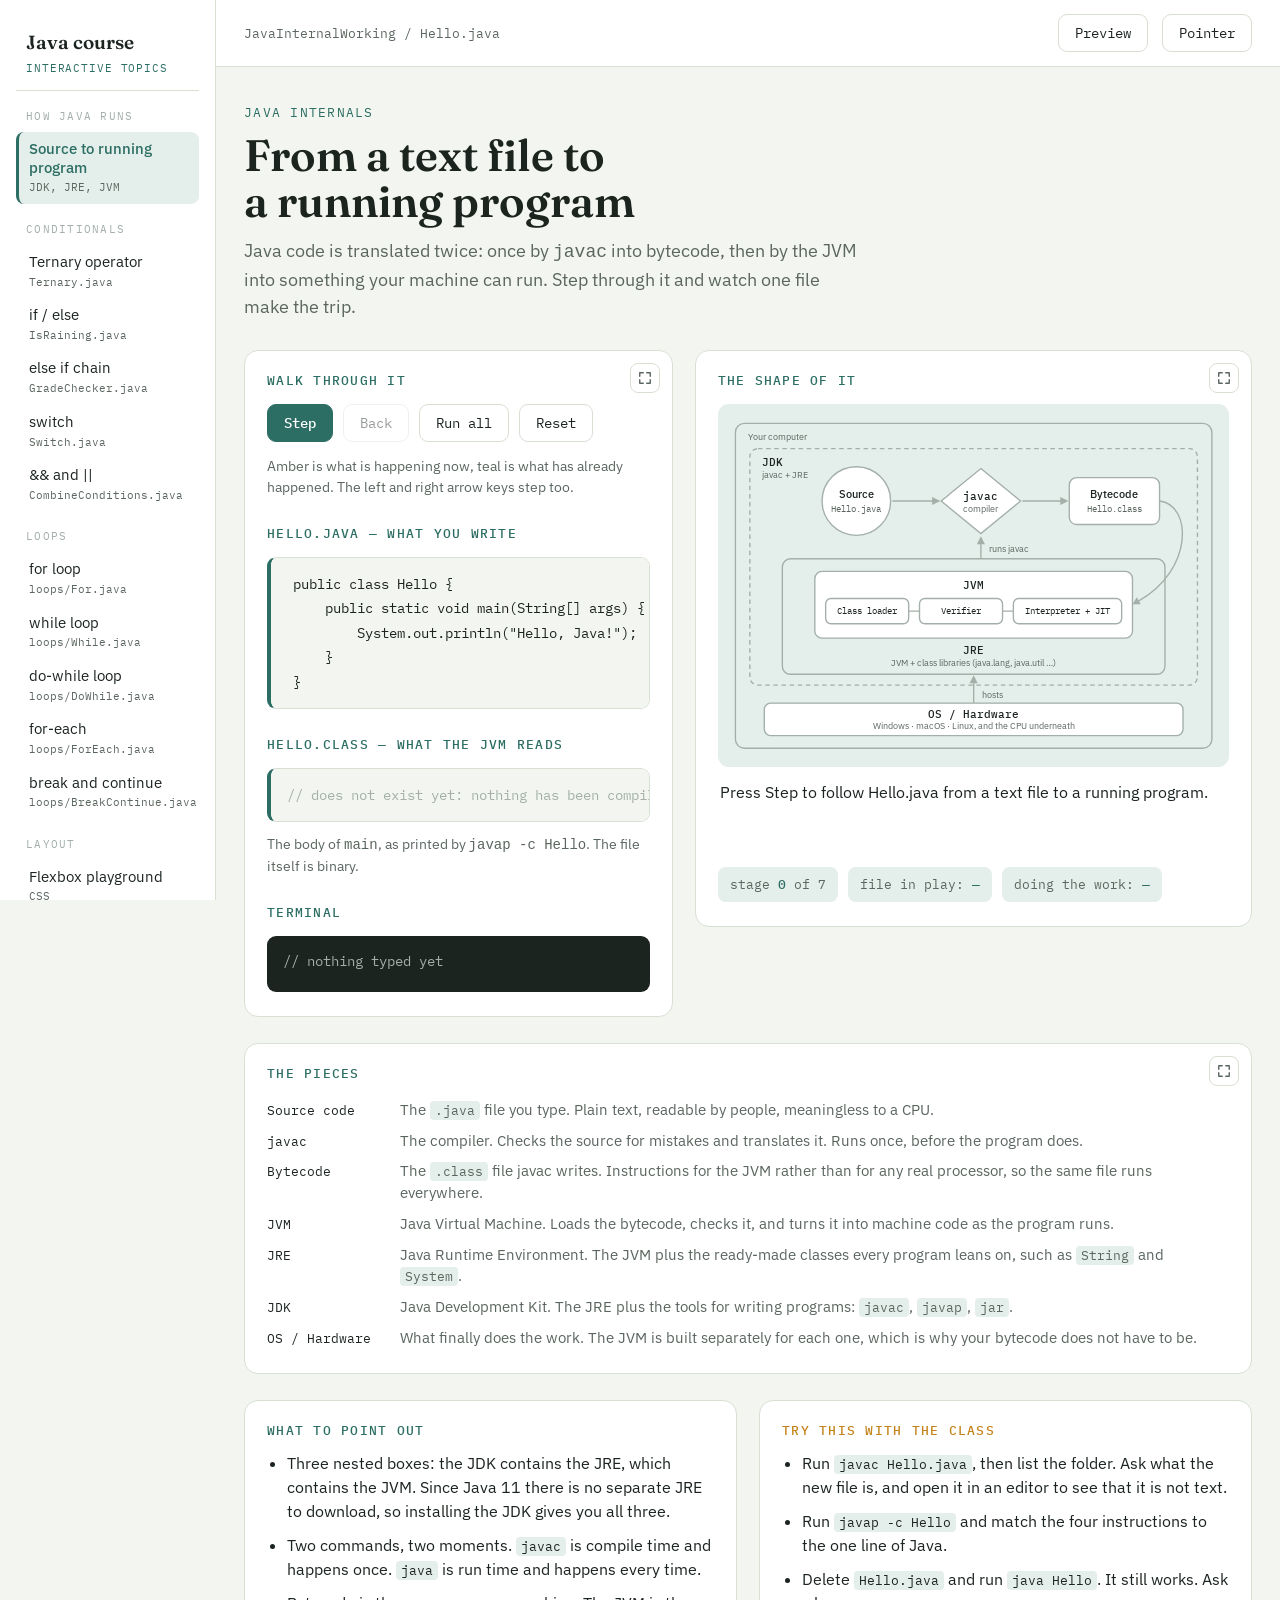
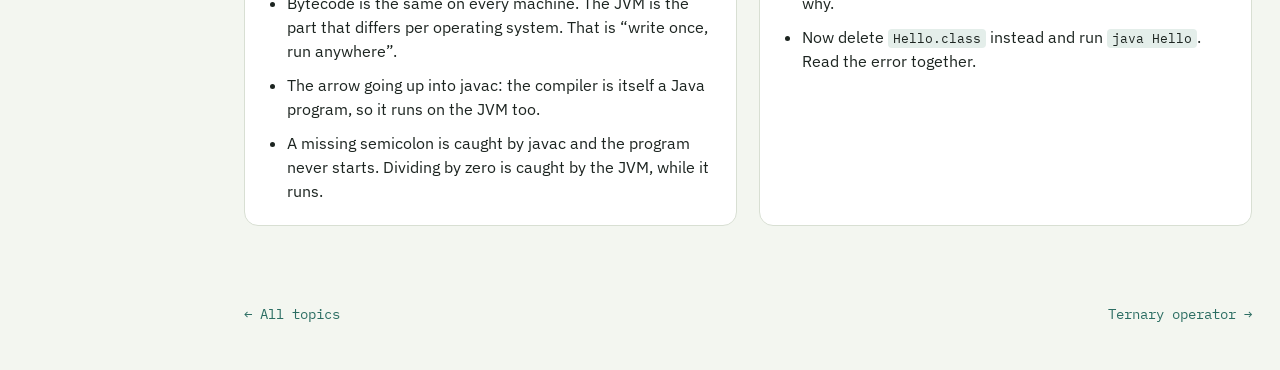
<file: html/java-internals.html>
<!doctype html>
<html lang="en">
<head>
<meta charset="utf-8">
<meta name="viewport" content="width=device-width, initial-scale=1">
<title>How Java runs · Java course</title>
<link rel="preconnect" href="https://fonts.googleapis.com">
<link rel="preconnect" href="https://fonts.gstatic.com" crossorigin>
<link rel="stylesheet" href="https://fonts.googleapis.com/css2?family=Fraunces:opsz,wght@9..144,600&family=IBM+Plex+Sans:wght@400;500;600&family=IBM+Plex+Mono:wght@400;500&display=swap">
<link rel="stylesheet" href="css/style.css">
<style>
/* Every box and arrow starts neutral, turns amber while its stage is
   happening, and stays teal once that stage is behind us. */
.jv-shape {
  fill: var(--surface);
  stroke: var(--dim);
  stroke-width: 1.5;
}
.jv-frame { fill: none; }
.jv-wire { fill: none; stroke: var(--dim); stroke-width: 1.5; }
.jv-head { fill: var(--dim); }

.jv-title { font-family: var(--sans); font-size: 12.5px; font-weight: 500; fill: var(--ink); }
.jv-name { font-family: var(--mono); font-size: 12.5px; font-weight: 500; fill: var(--ink); }
.jv-file { font-family: var(--mono); font-size: 10.5px; fill: var(--ink-soft); }
.jv-sub { font-family: var(--sans); font-size: 10.5px; fill: var(--ink-soft); }
.jv-chip { font-family: var(--mono); font-size: 10.5px; fill: var(--ink); }

.is-done > .jv-shape { stroke: var(--accent); }
.is-done > .jv-wire { stroke: var(--accent); }
.is-done > .jv-head { fill: var(--accent); }

.is-now > .jv-shape { stroke: var(--amber); stroke-width: 2.5; fill: var(--amber-soft); }
.is-now > .jv-frame { fill: none; }
.is-now > .jv-wire { stroke: var(--amber); stroke-width: 2.5; }
.is-now > .jv-head { fill: var(--amber); }

/* what is happening at the current stage, in a sentence */
.caption {
  margin: 14px 2px 0;
  font-size: 15.5px;
  min-height: 4.5em;
}
.caption b { color: var(--amber); font-weight: 600; }

.panel.is-max .caption { font-size: 19px; max-width: 70ch; }
body.is-preview .caption { font-size: 19px; text-align: center; min-height: 3em; }

/* the diagram carries this page, so it gets the wider column */
@media (min-width: 901px) {
  body:not(.is-preview) .workbench { grid-template-columns: minmax(0, 1fr) minmax(0, 1.3fr); }
}

/* below the diagram on this page, not above it; the two lists share one
   term width so their descriptions line up */
.workbench + .syntax { margin-top: 26px; }
.syntax .legend + .legend { margin-top: 9px; }
.syntax .legend dt { min-width: 9em; }
body.is-preview .syntax .legend + .legend { margin-top: 0; }
</style>
</head>
<body data-topic="internals">

<aside class="sidebar" id="sidebar"></aside>

<div class="main-col">

<div class="preview-bar">
  <span id="preview-badge">Live preview &mdash; controlled from the other tab</span>
  <span>How Java runs</span>
</div>

<header class="topbar">
  <span class="crumb">JavaInternalWorking / Hello.java</span>
  <span class="topbar-right"><span id="pop-slot"></span></span>
</header>

<main class="topic">
  <div class="intro">
    <p class="eyebrow">Java internals</p>
    <h1>From a text file to a running program</h1>
    <p class="lede">Java code is translated twice: once by <code>javac</code> into bytecode, then by the JVM into something your machine can run. Step through it and watch one file make the trip.</p>
  </div>

  <div class="workbench">

    <section class="panel panel-preview">
      <h2>The shape of it</h2>
      <div class="stage">
        <svg viewBox="0 0 540 372" role="img" aria-label="Source code goes through javac to become bytecode, which runs on the JVM inside the JRE, on top of the operating system and hardware">

          <!-- your computer -->
          <rect class="jv-shape jv-frame" x="6" y="6" width="528" height="360" rx="10"/>
          <text class="jv-sub" x="20" y="24">Your computer</text>

          <!-- JDK: the tools plus the runtime -->
          <rect class="jv-shape jv-frame" x="22" y="34" width="496" height="262" rx="9" stroke-dasharray="5 4"/>
          <text class="jv-name" x="36" y="53">JDK</text>
          <text class="jv-sub" x="36" y="66">javac + JRE</text>

          <!-- OS / hardware -->
          <g data-node="a-os">
            <path class="jv-wire" d="M270,316 V293"/>
            <path class="jv-head" d="M270,285 L265.5,294 L274.5,294 Z"/>
          </g>
          <text class="jv-sub" x="279" y="310">hosts</text>
          <g data-node="os">
            <rect class="jv-shape" x="38" y="316" width="464" height="36" rx="7"/>
            <text class="jv-name" x="270" y="332" text-anchor="middle">OS / Hardware</text>
            <text class="jv-sub" x="270" y="345" text-anchor="middle">Windows &middot; macOS &middot; Linux, and the CPU underneath</text>
          </g>

          <!-- JRE, with the JVM inside it -->
          <g data-node="jre">
            <rect class="jv-shape jv-frame" x="58" y="156" width="424" height="128" rx="9"/>
            <text class="jv-name" x="270" y="262" text-anchor="middle">JRE</text>
            <text class="jv-sub" x="270" y="275" text-anchor="middle">JVM + class libraries (java.lang, java.util &hellip;)</text>
          </g>

          <g data-node="jvm">
            <rect class="jv-shape" x="94" y="170" width="352" height="74" rx="8"/>
            <text class="jv-name" x="270" y="189" text-anchor="middle">JVM</text>
          </g>
          <path class="jv-wire" d="M198,214 H210 M302,214 H314"/>
          <g data-node="c-load">
            <rect class="jv-shape" x="106" y="200" width="92" height="28" rx="6"/>
            <text class="jv-chip" x="152" y="217.5" text-anchor="middle">Class loader</text>
          </g>
          <g data-node="c-verify">
            <rect class="jv-shape" x="210" y="200" width="92" height="28" rx="6"/>
            <text class="jv-chip" x="256" y="217.5" text-anchor="middle">Verifier</text>
          </g>
          <g data-node="c-exec">
            <rect class="jv-shape" x="314" y="200" width="120" height="28" rx="6"/>
            <text class="jv-chip" x="374" y="217.5" text-anchor="middle">Interpreter + JIT</text>
          </g>

          <!-- javac is a Java program too, so the JVM runs it -->
          <g data-node="a-tool">
            <path class="jv-wire" d="M278,156 V139"/>
            <path class="jv-head" d="M278,131 L273.5,140 L282.5,140 Z"/>
          </g>
          <text class="jv-sub" x="287" y="148">runs javac</text>

          <!-- the top row: source -> javac -> bytecode -->
          <g data-node="a-src">
            <path class="jv-wire" d="M180,92 H225"/>
            <path class="jv-head" d="M233,92 L224,87.5 L224,96.5 Z"/>
          </g>
          <g data-node="a-out">
            <path class="jv-wire" d="M324,92 H367"/>
            <path class="jv-head" d="M375,92 L366,87.5 L366,96.5 Z"/>
          </g>
          <g data-node="a-load">
            <path class="jv-wire" d="M476,92 C512,96 514,168 453,202.6"/>
            <path class="jv-head" d="M446,206.5 L455.2,206.5 L450.8,198.7 Z"/>
          </g>

          <g data-node="src">
            <circle class="jv-shape" cx="140" cy="92" r="38"/>
            <text class="jv-title" x="140" y="89" text-anchor="middle">Source</text>
            <text class="jv-file" x="140" y="104" text-anchor="middle">Hello.java</text>
          </g>
          <g data-node="javac">
            <polygon class="jv-shape" points="278,56 322,92 278,128 234,92"/>
            <text class="jv-name" x="278" y="91" text-anchor="middle">javac</text>
            <text class="jv-sub" x="278" y="104" text-anchor="middle">compiler</text>
          </g>
          <g data-node="byte">
            <rect class="jv-shape" x="376" y="66" width="100" height="52" rx="8"/>
            <text class="jv-title" x="426" y="89" text-anchor="middle">Bytecode</text>
            <text class="jv-file" x="426" y="104" text-anchor="middle">Hello.class</text>
          </g>
        </svg>
      </div>

      <p class="caption" id="j-caption"></p>

      <div class="facts">
        <span class="fact">stage <b id="j-fact-stage">0</b> of 7</span>
        <span class="fact">file in play: <b id="j-fact-file">&mdash;</b></span>
        <span class="fact">doing the work: <b id="j-fact-actor">&mdash;</b></span>
      </div>
    </section>

    <section class="panel stack panel-controls">
      <div>
        <h2>Walk through it</h2>
        <div class="btn-row">
          <button class="btn btn-primary" id="j-step">Step</button>
          <button class="btn" id="j-back">Back</button>
          <button class="btn" id="j-run">Run all</button>
          <button class="btn" id="j-reset">Reset</button>
        </div>
        <p class="hint" style="margin-top:14px;margin-bottom:0">Amber is what is happening now, teal is what has already happened. The left and right arrow keys step too.</p>
      </div>

      <div>
        <h2>Hello.java &mdash; what you write</h2>
        <pre class="code"><code><span class="ln" data-line="s1">public class Hello {</span><span class="ln" data-line="s2">    public static void main(String[] args) {</span><span class="ln" data-line="s3">        System.out.println("Hello, Java!");</span><span class="ln" data-line="s4">    }</span><span class="ln" data-line="s5">}</span></code></pre>
      </div>

      <div>
        <h2>Hello.class &mdash; what the JVM reads</h2>
        <pre class="code" id="j-byte-empty"><code><span class="cmt">// does not exist yet: nothing has been compiled</span></code></pre>
        <pre class="code" id="j-byte" hidden><code><span class="ln" data-line="b1">0: getstatic     #7   <span class="cmt">// System.out</span></span><span class="ln" data-line="b2">3: ldc           #13  <span class="cmt">// "Hello, Java!"</span></span><span class="ln" data-line="b3">5: invokevirtual #15  <span class="cmt">// println</span></span><span class="ln" data-line="b4">8: return</span></code></pre>
        <p class="hint" style="margin:12px 0 0">The body of <code>main</code>, as printed by <code>javap -c Hello</code>. The file itself is binary.</p>
      </div>

      <div>
        <h2>Terminal</h2>
        <div class="console" id="j-out"></div>
      </div>
    </section>

  </div>

  <section class="panel syntax">
    <h2>The pieces</h2>
    <dl class="legend">
      <dt>Source code</dt><dd>The <code>.java</code> file you type. Plain text, readable by people, meaningless to a CPU.</dd>
      <dt>javac</dt><dd>The compiler. Checks the source for mistakes and translates it. Runs once, before the program does.</dd>
      <dt>Bytecode</dt><dd>The <code>.class</code> file javac writes. Instructions for the JVM rather than for any real processor, so the same file runs everywhere.</dd>
    </dl>
    <dl class="legend">
      <dt>JVM</dt><dd>Java Virtual Machine. Loads the bytecode, checks it, and turns it into machine code as the program runs.</dd>
      <dt>JRE</dt><dd>Java Runtime Environment. The JVM plus the ready-made classes every program leans on, such as <code>String</code> and <code>System</code>.</dd>
      <dt>JDK</dt><dd>Java Development Kit. The JRE plus the tools for writing programs: <code>javac</code>, <code>javap</code>, <code>jar</code>.</dd>
      <dt>OS / Hardware</dt><dd>What finally does the work. The JVM is built separately for each one, which is why your bytecode does not have to be.</dd>
    </dl>
  </section>

  <div class="notes">
    <div class="note">
      <h3>What to point out</h3>
      <ul>
        <li>Three nested boxes: the JDK contains the JRE, which contains the JVM. Since Java 11 there is no separate JRE to download, so installing the JDK gives you all three.</li>
        <li>Two commands, two moments. <code>javac</code> is compile time and happens once. <code>java</code> is run time and happens every time.</li>
        <li>Bytecode is the same on every machine. The JVM is the part that differs per operating system. That is &ldquo;write once, run anywhere&rdquo;.</li>
        <li>The arrow going up into javac: the compiler is itself a Java program, so it runs on the JVM too.</li>
        <li>A missing semicolon is caught by javac and the program never starts. Dividing by zero is caught by the JVM, while it runs.</li>
      </ul>
    </div>
    <div class="note try">
      <h3>Try this with the class</h3>
      <ul>
        <li>Run <code>javac Hello.java</code>, then list the folder. Ask what the new file is, and open it in an editor to see that it is not text.</li>
        <li>Run <code>javap -c Hello</code> and match the four instructions to the one line of Java.</li>
        <li>Delete <code>Hello.java</code> and run <code>java Hello</code>. It still works. Ask why.</li>
        <li>Now delete <code>Hello.class</code> instead and run <code>java Hello</code>. Read the error together.</li>
      </ul>
    </div>
  </div>
</main>

<nav class="pagenav">
  <a href="index.html">&larr; All topics</a>
  <a href="ternary.html">Ternary operator &rarr;</a>
</nav>

</div>

<script src="js/common.js"></script>
<script src="js/java-internals.js"></script>
</body>
</html>
</file>
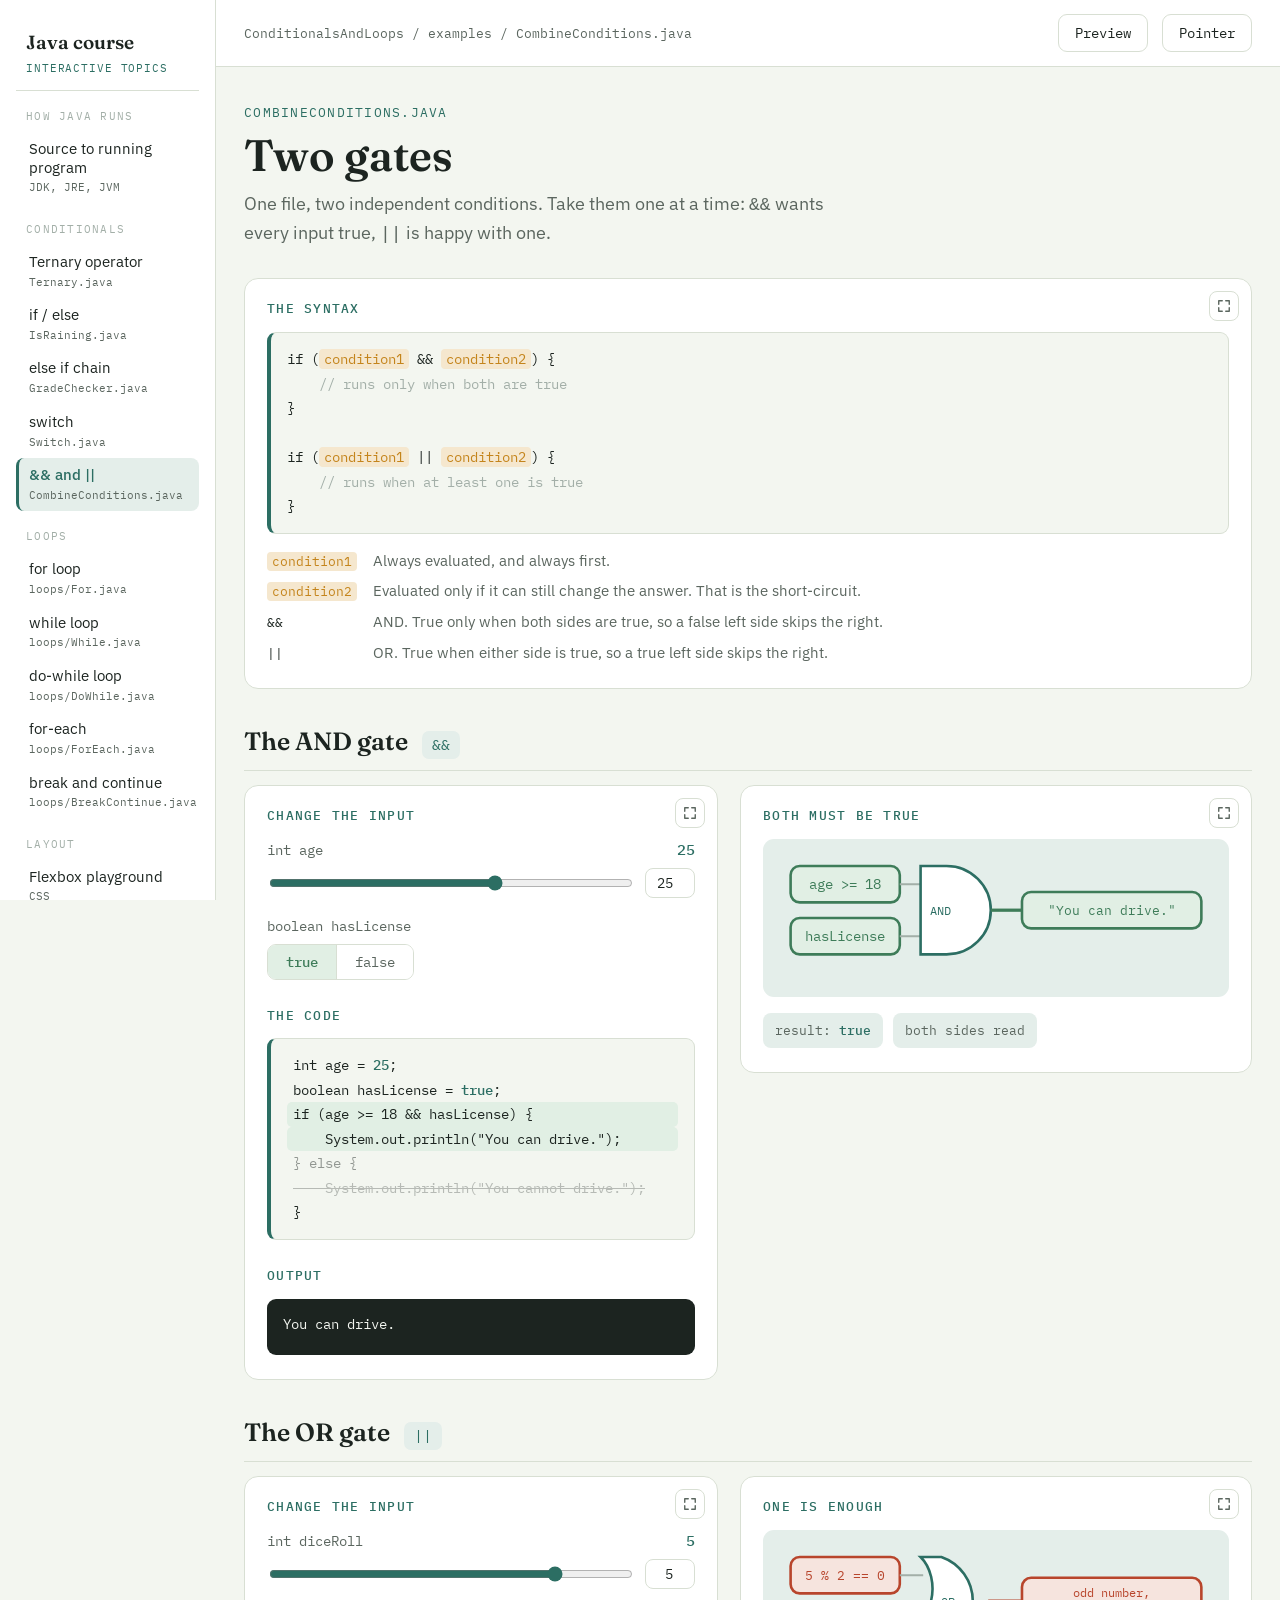
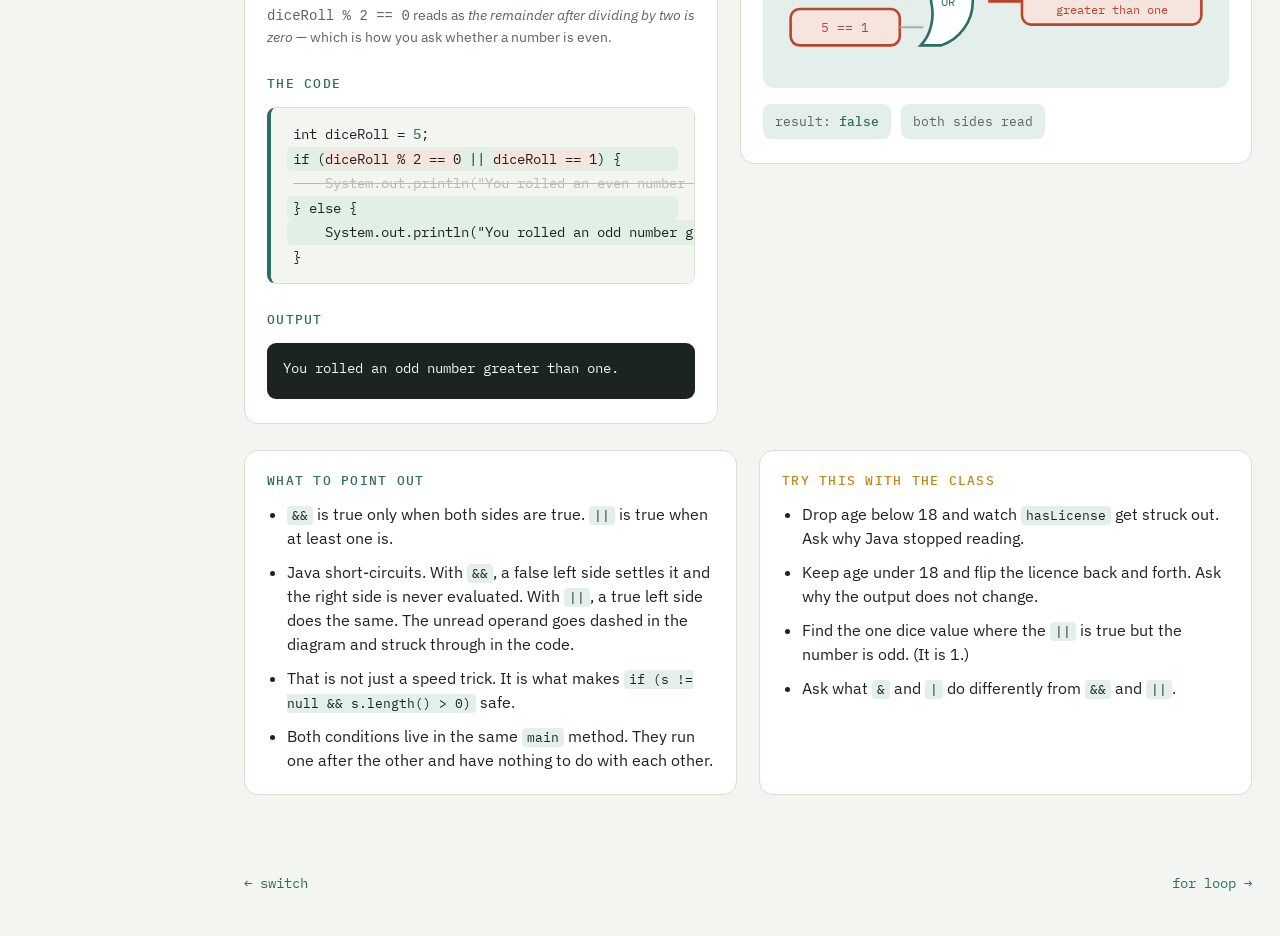
<file: html/logical-operators.html>
<!doctype html>
<html lang="en">
<head>
<meta charset="utf-8">
<meta name="viewport" content="width=device-width, initial-scale=1">
<title>Logical operators · Java course</title>
<link rel="preconnect" href="https://fonts.googleapis.com">
<link rel="preconnect" href="https://fonts.gstatic.com" crossorigin>
<link rel="stylesheet" href="https://fonts.googleapis.com/css2?family=Fraunces:opsz,wght@9..144,600&family=IBM+Plex+Sans:wght@400;500;600&family=IBM+Plex+Mono:wght@400;500&display=swap">
<link rel="stylesheet" href="css/style.css">
</head>
<body data-topic="logical">

<aside class="sidebar" id="sidebar"></aside>

<div class="main-col">

<div class="preview-bar">
  <span id="preview-badge">Live preview &mdash; controlled from the other tab</span>
  <span>Logical operators</span>
</div>

<header class="topbar">
  <span class="crumb">ConditionalsAndLoops / examples / CombineConditions.java</span>
  <span class="topbar-right"><span id="pop-slot"></span></span>
</header>

<main class="topic">
  <div class="intro">
    <p class="eyebrow">CombineConditions.java</p>
    <h1>Two gates</h1>
    <p class="lede">One file, two independent conditions. Take them one at a time: <code>&amp;&amp;</code> wants every input true, <code>||</code> is happy with one.</p>
  </div>

  <section class="panel syntax">
    <h2>The syntax</h2>
    <pre class="code"><code>if (<span class="slot">condition1</span> &amp;&amp; <span class="slot">condition2</span>) {
    <span class="cmt">// runs only when both are true</span>
}

if (<span class="slot">condition1</span> || <span class="slot">condition2</span>) {
    <span class="cmt">// runs when at least one is true</span>
}</code></pre>
    <dl class="legend">
      <dt><span class="slot">condition1</span></dt><dd>Always evaluated, and always first.</dd>
      <dt><span class="slot">condition2</span></dt><dd>Evaluated only if it can still change the answer. That is the short-circuit.</dd>
      <dt>&amp;&amp;</dt><dd>AND. True only when both sides are true, so a false left side skips the right.</dd>
      <dt>||</dt><dd>OR. True when either side is true, so a true left side skips the right.</dd>
    </dl>
  </section>

  <!-- ============================================================ AND -->

  <div class="section-head">
    <h2>The AND gate</h2>
    <span class="op">&amp;&amp;</span>
  </div>

  <div class="workbench">

    <section class="panel panel-preview">
      <h2>Both must be true</h2>
      <div class="stage">
        <svg viewBox="0 0 340 100" role="img" aria-label="An AND gate with two inputs">
          <g id="a-in-0">
            <rect x="12" y="10" width="84" height="28" rx="7" fill="var(--yes-soft)" stroke="var(--yes)" stroke-width="2"/>
            <text id="a-in-0-t" x="54" y="28" text-anchor="middle" class="d-text" font-size="10.5" fill="var(--yes)">age &gt;= 18</text>
          </g>
          <g id="a-in-1">
            <rect x="12" y="50" width="84" height="28" rx="7" fill="var(--yes-soft)" stroke="var(--yes)" stroke-width="2"/>
            <text id="a-in-1-t" x="54" y="68" text-anchor="middle" class="d-text" font-size="10.5" fill="var(--yes)">hasLicense</text>
          </g>

          <path d="M96,24 H112 M96,64 H112" stroke="var(--dim)" stroke-width="1.5" fill="none"/>
          <path d="M112,10 h20 a34,34 0 0 1 0,68 h-20 z" fill="var(--surface)" stroke="var(--accent)" stroke-width="2"/>
          <text x="127" y="48" text-anchor="middle" class="d-text" font-size="9.5" fill="var(--accent)">AND</text>

          <path id="a-wire" d="M166,44 H190" stroke="var(--yes)" stroke-width="2.5"/>
          <g id="a-out">
            <rect x="190" y="30" width="138" height="28" rx="7" fill="var(--yes-soft)" stroke="var(--yes)" stroke-width="2"/>
            <text id="a-out-t" x="259" y="48" text-anchor="middle" class="d-text" font-size="10" fill="var(--yes)">"You can drive."</text>
          </g>
        </svg>
      </div>

      <div class="facts">
        <span class="fact">result: <b id="l-fact-and">true</b></span>
        <span class="fact" id="l-fact-and-short">both sides read</span>
      </div>
    </section>

    <section class="panel stack panel-controls">
      <div>
        <h2>Change the input</h2>
        <div class="controls">
          <div class="ctrl">
            <label for="age">int age <span class="val" id="age-val">25</span></label>
            <input type="range" id="age" min="0" max="40" value="25">
          </div>
          <div class="ctrl">
            <span class="ctrl-label">boolean hasLicense</span>
            <div class="seg" id="l-license">
              <button type="button" data-value="true" aria-pressed="true">true</button>
              <button type="button" data-value="false" aria-pressed="false">false</button>
            </div>
          </div>
        </div>
      </div>

      <div>
        <h2>The code</h2>
        <pre class="code"><code><span class="ln" data-line="a1">int age = <i class="v" data-var="age">25</i>;</span><span class="ln" data-line="a2">boolean hasLicense = <i class="v" data-var="license">true</i>;</span><span class="ln" data-line="a3"></span><span class="ln" data-line="a4">if (<span data-part="a0">age &gt;= 18</span> &amp;&amp; <span data-part="a1">hasLicense</span>) {</span><span class="ln" data-line="a5">    System.out.println("You can drive.");</span><span class="ln" data-line="a6">} else {</span><span class="ln" data-line="a7">    System.out.println("You cannot drive.");</span><span class="ln" data-line="a8">}</span></code></pre>
      </div>

      <div>
        <h2>Output</h2>
        <div class="console" id="l-out-and"></div>
      </div>
    </section>

  </div>

  <!-- ============================================================= OR -->

  <div class="section-head">
    <h2>The OR gate</h2>
    <span class="op">||</span>
  </div>

  <div class="workbench">

    <section class="panel panel-preview">
      <h2>One is enough</h2>
      <div class="stage">
        <svg viewBox="0 0 340 100" role="img" aria-label="An OR gate with two inputs">
          <g id="o-in-0">
            <rect x="12" y="10" width="84" height="28" rx="7" fill="var(--no-soft)" stroke="var(--no)" stroke-width="2"/>
            <text id="o-in-0-t" x="54" y="28" text-anchor="middle" class="d-text" font-size="10" fill="var(--no)">5 % 2 == 0</text>
          </g>
          <g id="o-in-1">
            <rect x="12" y="50" width="84" height="28" rx="7" fill="var(--no-soft)" stroke="var(--no)" stroke-width="2"/>
            <text id="o-in-1-t" x="54" y="68" text-anchor="middle" class="d-text" font-size="10" fill="var(--no)">5 == 1</text>
          </g>

          <path d="M96,24 H114 M96,64 H114" stroke="var(--dim)" stroke-width="1.5" fill="none"/>
          <path d="M112,10 h16 a36,36 0 0 1 0,68 h-16 a22,30 0 0 0 8,-34 a22,30 0 0 0 -8,-34 z" fill="var(--surface)" stroke="var(--accent)" stroke-width="2"/>
          <text x="133" y="48" text-anchor="middle" class="d-text" font-size="9.5" fill="var(--accent)">OR</text>

          <path id="o-wire" d="M164,44 H190" stroke="var(--no)" stroke-width="2.5"/>
          <g id="o-out">
            <rect x="190" y="26" width="138" height="36" rx="7" fill="var(--no-soft)" stroke="var(--no)" stroke-width="2"/>
            <text id="o-out-t1" x="259" y="41" text-anchor="middle" class="d-text" font-size="9.5" fill="var(--no)">odd number,</text>
            <text id="o-out-t2" x="259" y="54" text-anchor="middle" class="d-text" font-size="9.5" fill="var(--no)">greater than one</text>
          </g>
        </svg>
      </div>

      <div class="facts">
        <span class="fact">result: <b id="l-fact-or">false</b></span>
        <span class="fact" id="l-fact-or-short">both sides read</span>
      </div>
    </section>

    <section class="panel stack panel-controls">
      <div>
        <h2>Change the input</h2>
        <div class="controls">
          <div class="ctrl">
            <label for="dice">int diceRoll <span class="val" id="dice-val">5</span></label>
            <input type="range" id="dice" min="1" max="6" value="5">
          </div>
        </div>
        <p class="hint" style="margin-top:16px;margin-bottom:0"><code>diceRoll % 2 == 0</code> reads as <em>the remainder after dividing by two is zero</em> &mdash; which is how you ask whether a number is even.</p>
      </div>

      <div>
        <h2>The code</h2>
        <pre class="code"><code><span class="ln" data-line="o1">int diceRoll = <i class="v" data-var="dice">5</i>;</span><span class="ln" data-line="o2"></span><span class="ln" data-line="o3">if (<span data-part="o0">diceRoll % 2 == 0</span> || <span data-part="o1">diceRoll == 1</span>) {</span><span class="ln" data-line="o4">    System.out.println("You rolled an even number or a one.");</span><span class="ln" data-line="o5">} else {</span><span class="ln" data-line="o6">    System.out.println("You rolled an odd number greater than one.");</span><span class="ln" data-line="o7">}</span></code></pre>
      </div>

      <div>
        <h2>Output</h2>
        <div class="console" id="l-out-or"></div>
      </div>
    </section>

  </div>

  <div class="notes">
    <div class="note">
      <h3>What to point out</h3>
      <ul>
        <li><code>&amp;&amp;</code> is true only when both sides are true. <code>||</code> is true when at least one is.</li>
        <li>Java short-circuits. With <code>&amp;&amp;</code>, a false left side settles it and the right side is never evaluated. With <code>||</code>, a true left side does the same. The unread operand goes dashed in the diagram and struck through in the code.</li>
        <li>That is not just a speed trick. It is what makes <code>if (s != null &amp;&amp; s.length() &gt; 0)</code> safe.</li>
        <li>Both conditions live in the same <code>main</code> method. They run one after the other and have nothing to do with each other.</li>
      </ul>
    </div>
    <div class="note try">
      <h3>Try this with the class</h3>
      <ul>
        <li>Drop age below 18 and watch <code>hasLicense</code> get struck out. Ask why Java stopped reading.</li>
        <li>Keep age under 18 and flip the licence back and forth. Ask why the output does not change.</li>
        <li>Find the one dice value where the <code>||</code> is true but the number is odd. (It is 1.)</li>
        <li>Ask what <code>&amp;</code> and <code>|</code> do differently from <code>&amp;&amp;</code> and <code>||</code>.</li>
      </ul>
    </div>
  </div>
</main>

<nav class="pagenav">
  <a href="switch.html">&larr; switch</a>
  <a href="for-loop.html">for loop &rarr;</a>
</nav>

</div>

<script src="js/common.js"></script>
<script src="js/logical-operators.js"></script>
</body>
</html>
</file>
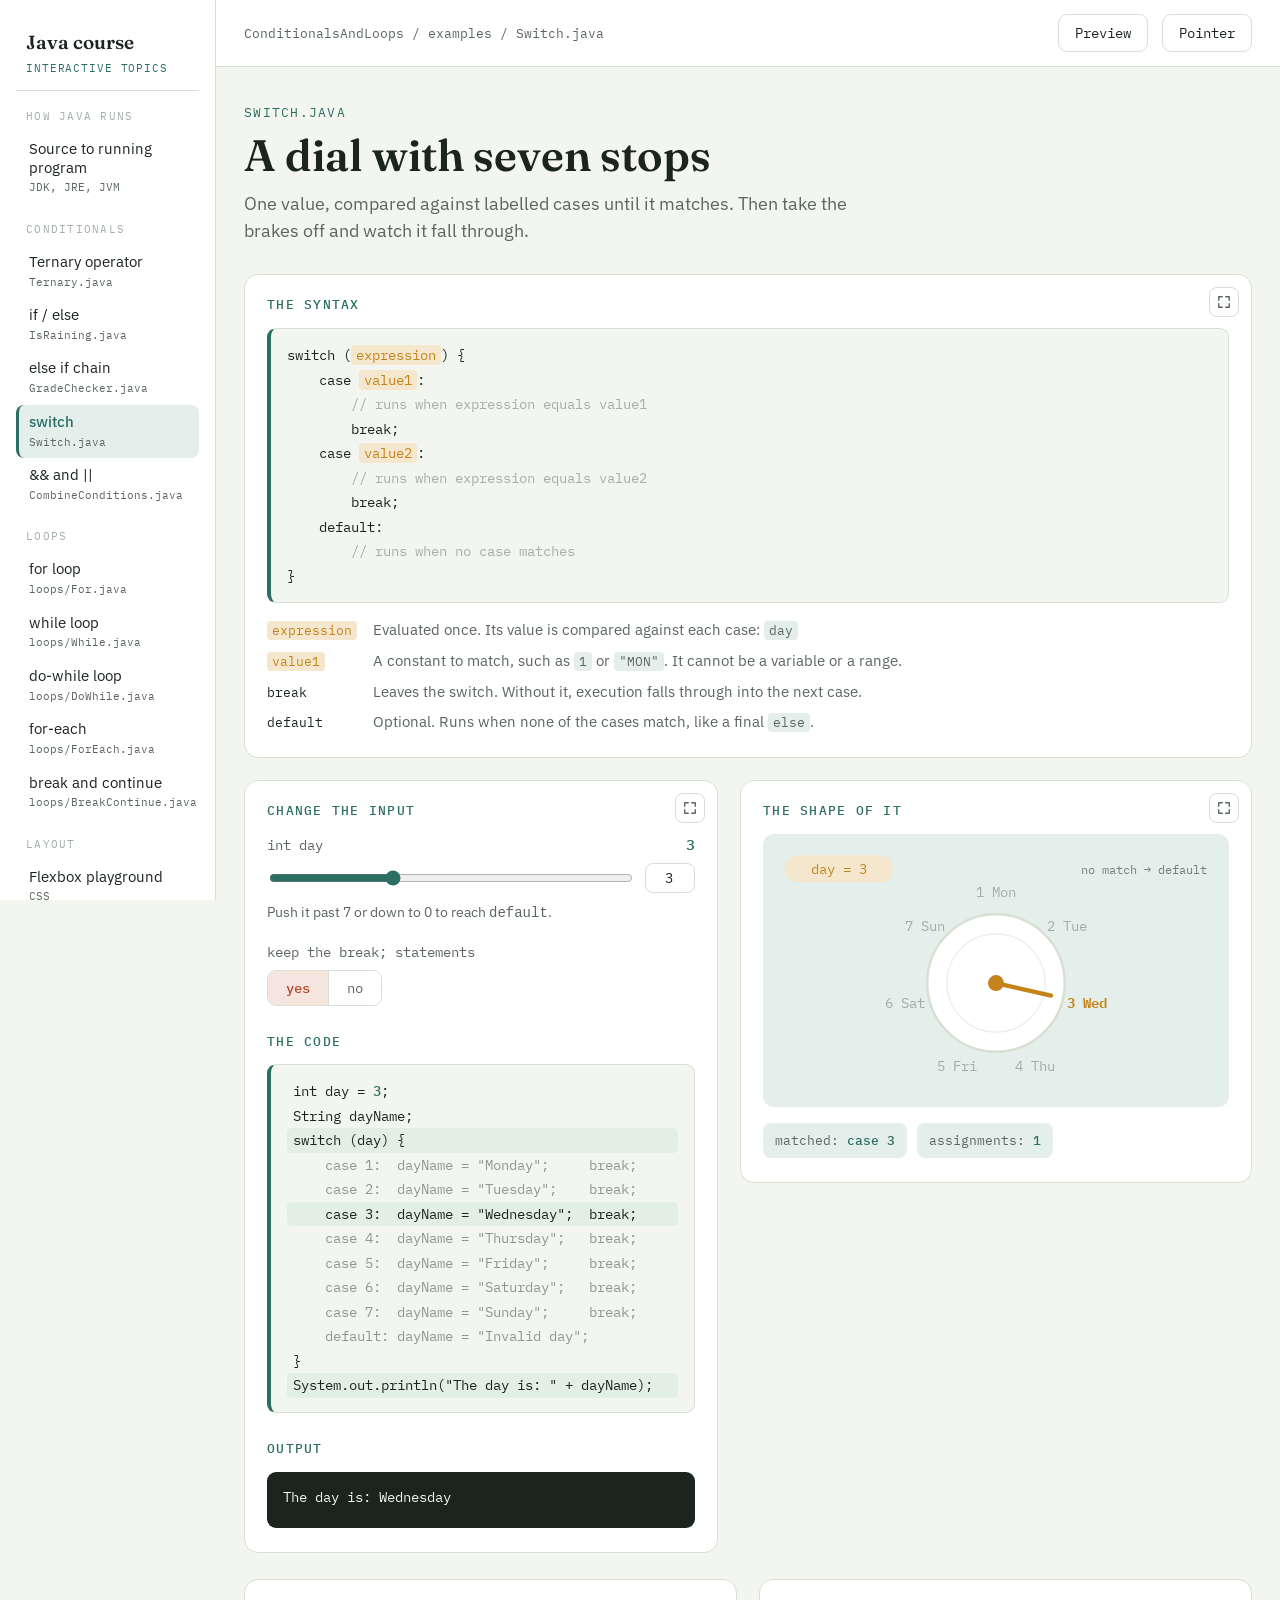
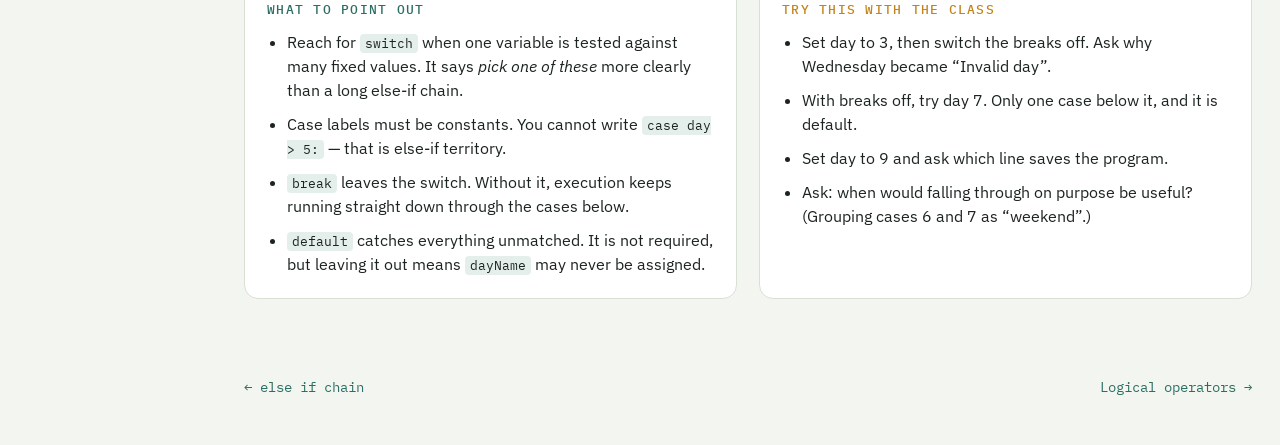
<file: html/switch.html>
<!doctype html>
<html lang="en">
<head>
<meta charset="utf-8">
<meta name="viewport" content="width=device-width, initial-scale=1">
<title>switch · Java course</title>
<link rel="preconnect" href="https://fonts.googleapis.com">
<link rel="preconnect" href="https://fonts.gstatic.com" crossorigin>
<link rel="stylesheet" href="https://fonts.googleapis.com/css2?family=Fraunces:opsz,wght@9..144,600&family=IBM+Plex+Sans:wght@400;500;600&family=IBM+Plex+Mono:wght@400;500&display=swap">
<link rel="stylesheet" href="css/style.css">
</head>
<body data-topic="switch">

<aside class="sidebar" id="sidebar"></aside>

<div class="main-col">

<div class="preview-bar">
  <span id="preview-badge">Live preview &mdash; controlled from the other tab</span>
  <span>switch</span>
</div>

<header class="topbar">
  <span class="crumb">ConditionalsAndLoops / examples / Switch.java</span>
  <span class="topbar-right"><span id="pop-slot"></span></span>
</header>

<main class="topic">
  <div class="intro">
    <p class="eyebrow">Switch.java</p>
    <h1>A dial with seven stops</h1>
    <p class="lede">One value, compared against labelled cases until it matches. Then take the brakes off and watch it fall through.</p>
  </div>

  <section class="panel syntax">
    <h2>The syntax</h2>
    <pre class="code"><code>switch (<span class="slot">expression</span>) {
    case <span class="slot">value1</span>:
        <span class="cmt">// runs when expression equals value1</span>
        break;
    case <span class="slot">value2</span>:
        <span class="cmt">// runs when expression equals value2</span>
        break;
    default:
        <span class="cmt">// runs when no case matches</span>
}</code></pre>
    <dl class="legend">
      <dt><span class="slot">expression</span></dt><dd>Evaluated once. Its value is compared against each case: <code>day</code></dd>
      <dt><span class="slot">value1</span></dt><dd>A constant to match, such as <code>1</code> or <code>"MON"</code>. It cannot be a variable or a range.</dd>
      <dt>break</dt><dd>Leaves the switch. Without it, execution falls through into the next case.</dd>
      <dt>default</dt><dd>Optional. Runs when none of the cases match, like a final <code>else</code>.</dd>
    </dl>
  </section>

  <div class="workbench">

    <section class="panel panel-preview">
      <h2>The shape of it</h2>
      <div class="stage">
        <svg viewBox="0 0 360 200" role="img" aria-label="A dial pointing at the matching case">
          <rect x="8" y="6" width="88" height="22" rx="11" fill="var(--amber-soft)"/>
          <text id="s-chip" x="52" y="21" text-anchor="middle" class="d-text" fill="var(--amber)">day = 3</text>

          <text id="s-default" x="352" y="21" text-anchor="end" class="d-text" font-size="10" fill="currentColor" opacity="0.55">no match &#8594; default</text>

          <circle cx="180" cy="110" r="56" fill="var(--surface)" stroke="var(--line)" stroke-width="2"/>
          <circle cx="180" cy="110" r="40" fill="none" stroke="var(--line)" stroke-width="1" opacity="0.5"/>

          <g id="s-labels" class="d-text" fill="currentColor" text-anchor="middle">
            <text data-day="1" x="180" y="40">1 Mon</text>
            <text data-day="2" x="238" y="68">2 Tue</text>
            <text data-day="3" x="254" y="130">3 Wed</text>
            <text data-day="4" x="212" y="182">4 Thu</text>
            <text data-day="5" x="148" y="182">5 Fri</text>
            <text data-day="6" x="106" y="130">6 Sat</text>
            <text data-day="7" x="122" y="68">7 Sun</text>
          </g>

          <g id="s-needle" transform="rotate(-90 180 110)">
            <line x1="180" y1="110" x2="226" y2="110" stroke="var(--amber)" stroke-width="3.5" stroke-linecap="round"/>
          </g>
          <circle cx="180" cy="110" r="6.5" fill="var(--amber)"/>
        </svg>
      </div>

      <div class="facts">
        <span class="fact">matched: <b id="s-fact-case">case 3</b></span>
        <span class="fact">assignments: <b id="s-fact-assign">1</b></span>
      </div>
    </section>

    <section class="panel stack panel-controls">
      <div>
        <h2>Change the input</h2>
        <div class="controls">
          <div class="ctrl">
            <label for="day">int day <span class="val" id="day-val">3</span></label>
            <input type="range" id="day" min="0" max="9" value="3">
            <p class="hint" style="margin:2px 0 0">Push it past 7 or down to 0 to reach <code>default</code>.</p>
          </div>
          <div class="ctrl">
            <span class="ctrl-label">keep the break; statements</span>
            <div class="seg seg-warn" id="s-break">
              <button type="button" data-value="true" aria-pressed="true">yes</button>
              <button type="button" data-value="false" aria-pressed="false">no</button>
            </div>
          </div>
        </div>
      </div>

      <div>
        <h2>The code</h2>
        <pre class="code"><code><span class="ln" data-line="1">int day = <i class="v" data-var="day">3</i>;</span><span class="ln" data-line="2">String dayName;</span><span class="ln" data-line="3"></span><span class="ln" data-line="4">switch (day) {</span><span class="ln" data-line="5">    case 1:  dayName = "Monday";     <i data-brk>break;</i></span><span class="ln" data-line="6">    case 2:  dayName = "Tuesday";    <i data-brk>break;</i></span><span class="ln" data-line="7">    case 3:  dayName = "Wednesday";  <i data-brk>break;</i></span><span class="ln" data-line="8">    case 4:  dayName = "Thursday";   <i data-brk>break;</i></span><span class="ln" data-line="9">    case 5:  dayName = "Friday";     <i data-brk>break;</i></span><span class="ln" data-line="10">    case 6:  dayName = "Saturday";   <i data-brk>break;</i></span><span class="ln" data-line="11">    case 7:  dayName = "Sunday";     <i data-brk>break;</i></span><span class="ln" data-line="12">    default: dayName = "Invalid day";</span><span class="ln" data-line="13">}</span><span class="ln" data-line="14"></span><span class="ln" data-line="15">System.out.println("The day is: " + dayName);</span></code></pre>
      </div>

      <div>
        <h2>Output</h2>
        <div class="console" id="s-out"></div>
      </div>
    </section>

  </div>

  <div class="notes">
    <div class="note">
      <h3>What to point out</h3>
      <ul>
        <li>Reach for <code>switch</code> when one variable is tested against many fixed values. It says <em>pick one of these</em> more clearly than a long else-if chain.</li>
        <li>Case labels must be constants. You cannot write <code>case day &gt; 5:</code> &mdash; that is else-if territory.</li>
        <li><code>break</code> leaves the switch. Without it, execution keeps running straight down through the cases below.</li>
        <li><code>default</code> catches everything unmatched. It is not required, but leaving it out means <code>dayName</code> may never be assigned.</li>
      </ul>
    </div>
    <div class="note try">
      <h3>Try this with the class</h3>
      <ul>
        <li>Set day to 3, then switch the breaks off. Ask why Wednesday became &ldquo;Invalid day&rdquo;.</li>
        <li>With breaks off, try day 7. Only one case below it, and it is default.</li>
        <li>Set day to 9 and ask which line saves the program.</li>
        <li>Ask: when would falling through on purpose be useful? (Grouping cases 6 and 7 as &ldquo;weekend&rdquo;.)</li>
      </ul>
    </div>
  </div>
</main>

<nav class="pagenav">
  <a href="else-if.html">&larr; else if chain</a>
  <a href="logical-operators.html">Logical operators &rarr;</a>
</nav>

</div>

<script src="js/common.js"></script>
<script src="js/switch.js"></script>
</body>
</html>
</file>
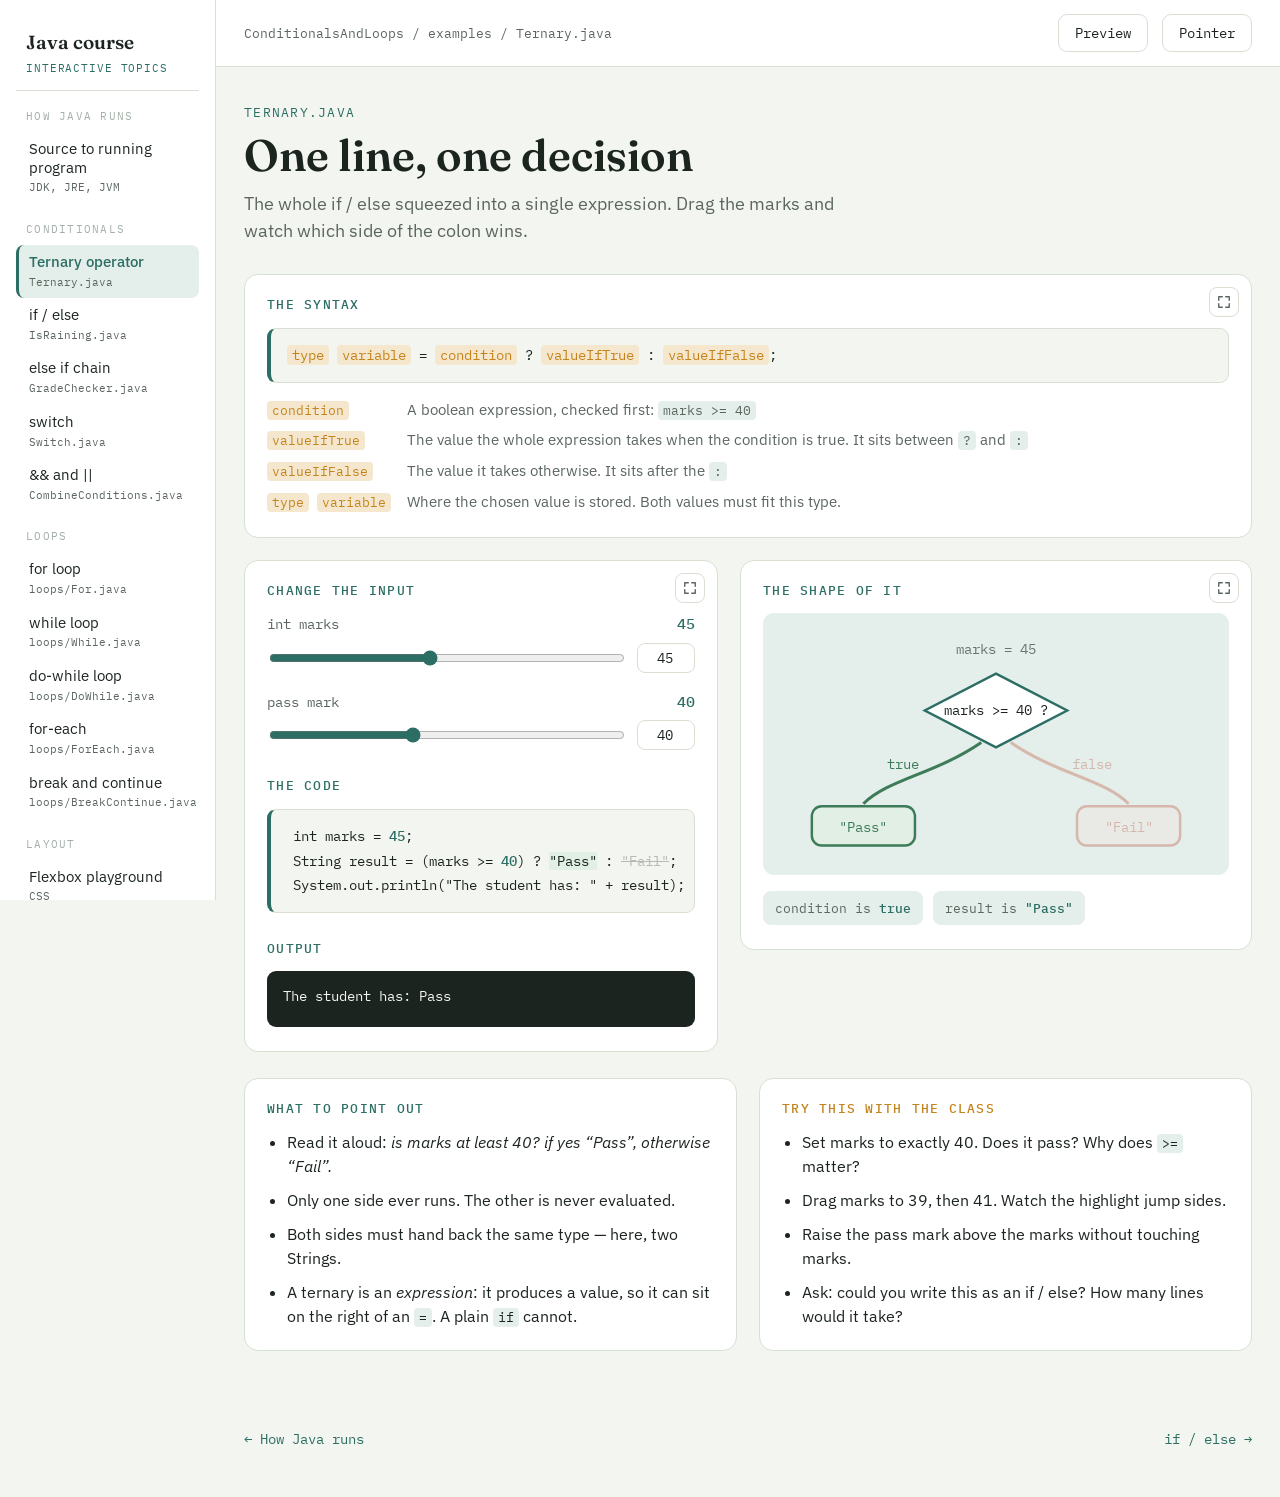
<file: html/ternary.html>
<!doctype html>
<html lang="en">
<head>
<meta charset="utf-8">
<meta name="viewport" content="width=device-width, initial-scale=1">
<title>Ternary operator · Java course</title>
<link rel="preconnect" href="https://fonts.googleapis.com">
<link rel="preconnect" href="https://fonts.gstatic.com" crossorigin>
<link rel="stylesheet" href="https://fonts.googleapis.com/css2?family=Fraunces:opsz,wght@9..144,600&family=IBM+Plex+Sans:wght@400;500;600&family=IBM+Plex+Mono:wght@400;500&display=swap">
<link rel="stylesheet" href="css/style.css">
</head>
<body data-topic="ternary">

<aside class="sidebar" id="sidebar"></aside>

<div class="main-col">

<div class="preview-bar">
  <span id="preview-badge">Live preview &mdash; controlled from the other tab</span>
  <span>Ternary operator</span>
</div>

<header class="topbar">
  <span class="crumb">ConditionalsAndLoops / examples / Ternary.java</span>
  <span class="topbar-right"><span id="pop-slot"></span></span>
</header>

<main class="topic">
  <div class="intro">
    <p class="eyebrow">Ternary.java</p>
    <h1>One line, one decision</h1>
    <p class="lede">The whole if / else squeezed into a single expression. Drag the marks and watch which side of the colon wins.</p>
  </div>

  <section class="panel syntax">
    <h2>The syntax</h2>
    <pre class="code"><code><span class="slot">type</span> <span class="slot">variable</span> = <span class="slot">condition</span> ? <span class="slot">valueIfTrue</span> : <span class="slot">valueIfFalse</span>;</code></pre>
    <dl class="legend">
      <dt><span class="slot">condition</span></dt><dd>A boolean expression, checked first: <code>marks &gt;= 40</code></dd>
      <dt><span class="slot">valueIfTrue</span></dt><dd>The value the whole expression takes when the condition is true. It sits between <code>?</code> and <code>:</code></dd>
      <dt><span class="slot">valueIfFalse</span></dt><dd>The value it takes otherwise. It sits after the <code>:</code></dd>
      <dt><span class="slot">type</span> <span class="slot">variable</span></dt><dd>Where the chosen value is stored. Both values must fit this type.</dd>
    </dl>
  </section>

  <div class="workbench">

    <section class="panel panel-preview">
      <h2>The shape of it</h2>
      <div class="stage">
        <svg viewBox="0 0 360 190" role="img" aria-label="A fork splitting into Pass and Fail">
          <text id="t-input" x="180" y="22" text-anchor="middle" class="d-text" fill="currentColor" opacity="0.6">marks = 45</text>

          <polygon points="180,38 238,68 180,98 122,68" fill="var(--surface)" stroke="var(--accent)" stroke-width="2"/>
          <text id="t-cond" x="180" y="72" text-anchor="middle" class="d-text" fill="currentColor">marks &gt;= 40 ?</text>

          <path id="t-path-true" d="M168,94 C130,120 92,124 72,144" fill="none" stroke="var(--yes)" stroke-width="2.5"/>
          <text id="t-label-true" x="104" y="116" text-anchor="middle" class="d-text" fill="var(--yes)">true</text>

          <path id="t-path-false" d="M192,94 C230,120 268,124 288,144" fill="none" stroke="var(--no)" stroke-width="2.5"/>
          <text id="t-label-false" x="258" y="116" text-anchor="middle" class="d-text" fill="var(--no)">false</text>

          <g id="t-box-pass">
            <rect x="30" y="146" width="84" height="32" rx="8" fill="var(--yes-soft)" stroke="var(--yes)" stroke-width="2"/>
            <text x="72" y="167" text-anchor="middle" class="d-text" fill="var(--yes)">"Pass"</text>
          </g>

          <g id="t-box-fail">
            <rect x="246" y="146" width="84" height="32" rx="8" fill="var(--no-soft)" stroke="var(--no)" stroke-width="2"/>
            <text x="288" y="167" text-anchor="middle" class="d-text" fill="var(--no)">"Fail"</text>
          </g>
        </svg>
      </div>

      <div class="facts">
        <span class="fact">condition is <b id="t-fact-cond">true</b></span>
        <span class="fact">result is <b id="t-fact-result">"Pass"</b></span>
      </div>
    </section>

    <section class="panel stack panel-controls">
      <div>
        <h2>Change the input</h2>
        <div class="controls">
          <div class="ctrl">
            <label for="marks">int marks <span class="val" id="marks-val">45</span></label>
            <input type="range" id="marks" min="0" max="100" value="45">
          </div>
          <div class="ctrl">
            <label for="passmark">pass mark <span class="val" id="passmark-val">40</span></label>
            <input type="range" id="passmark" min="0" max="100" value="40">
          </div>
        </div>
      </div>

      <div>
        <h2>The code</h2>
        <pre class="code"><code><span class="ln" data-line="1">int marks = <i class="v" data-var="marks">45</i>;</span><span class="ln" data-line="2">String result = (marks &gt;= <i class="v" data-var="passmark">40</i>) ? <span data-part="true">"Pass"</span> : <span data-part="false">"Fail"</span>;</span><span class="ln" data-line="3">System.out.println("The student has: " + result);</span></code></pre>
      </div>

      <div>
        <h2>Output</h2>
        <div class="console" id="t-out"></div>
      </div>
    </section>

  </div>

  <div class="notes">
    <div class="note">
      <h3>What to point out</h3>
      <ul>
        <li>Read it aloud: <em>is marks at least 40? if yes &ldquo;Pass&rdquo;, otherwise &ldquo;Fail&rdquo;.</em></li>
        <li>Only one side ever runs. The other is never evaluated.</li>
        <li>Both sides must hand back the same type &mdash; here, two Strings.</li>
        <li>A ternary is an <em>expression</em>: it produces a value, so it can sit on the right of an <code>=</code>. A plain <code>if</code> cannot.</li>
      </ul>
    </div>
    <div class="note try">
      <h3>Try this with the class</h3>
      <ul>
        <li>Set marks to exactly 40. Does it pass? Why does <code>&gt;=</code> matter?</li>
        <li>Drag marks to 39, then 41. Watch the highlight jump sides.</li>
        <li>Raise the pass mark above the marks without touching marks.</li>
        <li>Ask: could you write this as an if / else? How many lines would it take?</li>
      </ul>
    </div>
  </div>
</main>

<nav class="pagenav">
  <a href="java-internals.html">&larr; How Java runs</a>
  <a href="if-else.html">if / else &rarr;</a>
</nav>

</div>

<script src="js/common.js"></script>
<script src="js/ternary.js"></script>
</body>
</html>
</file>
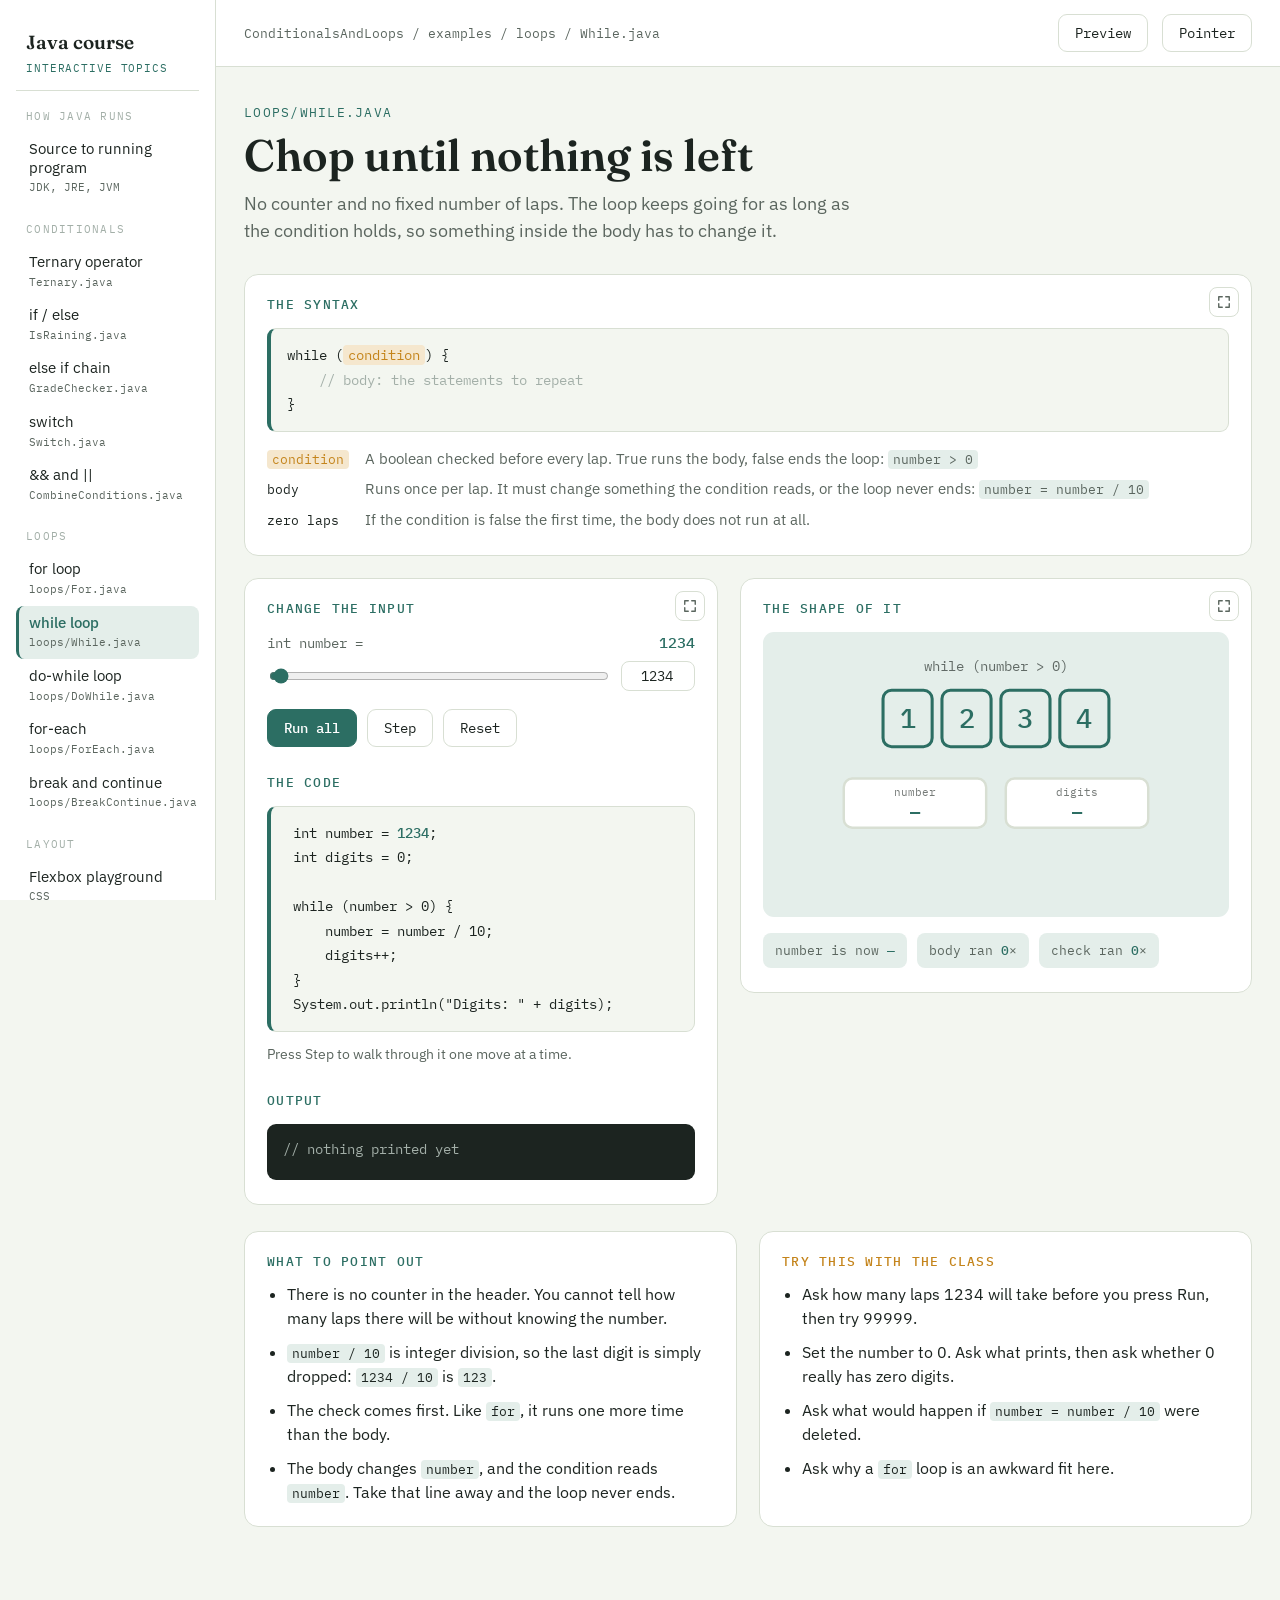
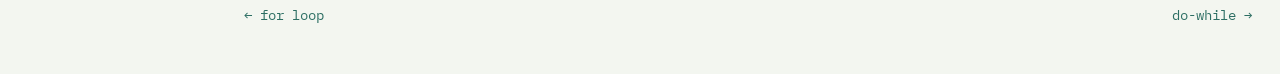
<file: html/while-loop.html>
<!doctype html>
<html lang="en">
<head>
<meta charset="utf-8">
<meta name="viewport" content="width=device-width, initial-scale=1">
<title>while loop · Java course</title>
<link rel="preconnect" href="https://fonts.googleapis.com">
<link rel="preconnect" href="https://fonts.gstatic.com" crossorigin>
<link rel="stylesheet" href="https://fonts.googleapis.com/css2?family=Fraunces:opsz,wght@9..144,600&family=IBM+Plex+Sans:wght@400;500;600&family=IBM+Plex+Mono:wght@400;500&display=swap">
<link rel="stylesheet" href="css/style.css">
</head>
<body data-topic="while">

<aside class="sidebar" id="sidebar"></aside>

<div class="main-col">

<div class="preview-bar">
  <span id="preview-badge">Live preview &mdash; controlled from the other tab</span>
  <span>while loop</span>
</div>

<header class="topbar">
  <span class="crumb">ConditionalsAndLoops / examples / loops / While.java</span>
  <span class="topbar-right"><span id="pop-slot"></span></span>
</header>

<main class="topic">
  <div class="intro">
    <p class="eyebrow">loops/While.java</p>
    <h1>Chop until nothing is left</h1>
    <p class="lede">No counter and no fixed number of laps. The loop keeps going for as long as the condition holds, so something inside the body has to change it.</p>
  </div>

  <section class="panel syntax">
    <h2>The syntax</h2>
    <pre class="code"><code>while (<span class="slot">condition</span>) {
    <span class="cmt">// body: the statements to repeat</span>
}</code></pre>
    <dl class="legend">
      <dt><span class="slot">condition</span></dt><dd>A boolean checked before every lap. True runs the body, false ends the loop: <code>number &gt; 0</code></dd>
      <dt>body</dt><dd>Runs once per lap. It must change something the condition reads, or the loop never ends: <code>number = number / 10</code></dd>
      <dt>zero laps</dt><dd>If the condition is false the first time, the body does not run at all.</dd>
    </dl>
  </section>

  <div class="workbench">

    <section class="panel panel-preview">
      <h2>The shape of it</h2>
      <div class="stage">
        <svg viewBox="0 0 360 210" role="img" aria-label="The digits of the number, with one chopped off on every lap">
          <text x="180" y="20" text-anchor="middle" class="d-text" fill="currentColor" opacity="0.65">while (number &gt; 0)</text>

          <g id="w-digits"></g>

          <rect id="w-box-number" class="d-box" x="56" y="108" width="116" height="40" rx="7" fill="var(--surface)" stroke="var(--line)" stroke-width="2"/>
          <text x="114" y="122" text-anchor="middle" class="d-text" font-size="9" fill="currentColor" opacity="0.6">number</text>
          <text id="w-number" x="114" y="140" text-anchor="middle" class="d-text" font-size="14" font-weight="500" fill="var(--accent)">&mdash;</text>

          <rect id="w-box-digits" class="d-box" x="188" y="108" width="116" height="40" rx="7" fill="var(--surface)" stroke="var(--line)" stroke-width="2"/>
          <text x="246" y="122" text-anchor="middle" class="d-text" font-size="9" fill="currentColor" opacity="0.6">digits</text>
          <text id="w-count" x="246" y="140" text-anchor="middle" class="d-text" font-size="14" font-weight="500" fill="var(--accent)">&mdash;</text>

          <text id="w-check" x="180" y="182" text-anchor="middle" class="d-text" font-size="11" fill="currentColor" opacity="0.65"></text>
        </svg>
      </div>

      <div class="facts">
        <span class="fact">number is now <b id="w-fact-number">&mdash;</b></span>
        <span class="fact">body ran <b id="w-fact-body">0</b>&times;</span>
        <span class="fact">check ran <b id="w-fact-check">0</b>&times;</span>
      </div>
    </section>

    <section class="panel stack panel-controls">
      <div>
        <h2>Change the input</h2>
        <div class="controls">
          <div class="ctrl">
            <label for="number">int number = <span class="val" id="number-val">1234</span></label>
            <input type="range" id="number" min="0" max="99999" value="1234">
          </div>
        </div>
        <div class="btn-row" style="margin-top:18px">
          <button class="btn btn-primary" id="w-run">Run all</button>
          <button class="btn" id="w-step">Step</button>
          <button class="btn" id="w-reset">Reset</button>
        </div>
      </div>

      <div>
        <h2>The code</h2>
        <pre class="code"><code><span class="ln" data-line="1">int number = <i class="v" data-var="number">1234</i>;</span><span class="ln" data-line="2">int digits = 0;</span><span class="ln" data-line="3"> </span><span class="ln" data-line="4">while (<span data-part="cond">number &gt; 0</span>) {</span><span class="ln" data-line="5">    number = number / 10;</span><span class="ln" data-line="6">    digits++;</span><span class="ln" data-line="7">}</span><span class="ln" data-line="8">System.out.println("Digits: " + digits);</span></code></pre>
        <p class="hint" style="margin:12px 0 0" id="w-phase">Press Step to walk through it one move at a time.</p>
      </div>

      <div>
        <h2>Output</h2>
        <div class="console" id="w-out"></div>
      </div>
    </section>

  </div>

  <div class="notes">
    <div class="note">
      <h3>What to point out</h3>
      <ul>
        <li>There is no counter in the header. You cannot tell how many laps there will be without knowing the number.</li>
        <li><code>number / 10</code> is integer division, so the last digit is simply dropped: <code>1234 / 10</code> is <code>123</code>.</li>
        <li>The check comes first. Like <code>for</code>, it runs one more time than the body.</li>
        <li>The body changes <code>number</code>, and the condition reads <code>number</code>. Take that line away and the loop never ends.</li>
      </ul>
    </div>
    <div class="note try">
      <h3>Try this with the class</h3>
      <ul>
        <li>Ask how many laps 1234 will take before you press Run, then try 99999.</li>
        <li>Set the number to 0. Ask what prints, then ask whether 0 really has zero digits.</li>
        <li>Ask what would happen if <code>number = number / 10</code> were deleted.</li>
        <li>Ask why a <code>for</code> loop is an awkward fit here.</li>
      </ul>
    </div>
  </div>
</main>

<nav class="pagenav">
  <a href="for-loop.html">&larr; for loop</a>
  <a href="do-while.html">do-while &rarr;</a>
</nav>

</div>

<script src="js/common.js"></script>
<script src="js/while-loop.js"></script>
</body>
</html>
</file>
<file: html/css/style.css>
/* Java course · shared styles
   Palette and type match the printed diagram slides in ConditionalsAndLoops/examples. */

:root {
  --bg: #F3F6F0;
  --surface: #FFFFFF;
  --panel: #E4EEEA;
  --ink: #1C2420;
  --ink-soft: #5B665F;
  --line: #D8DFD3;
  --accent: #2C6E63;
  --accent-soft: #E4EEEA;
  --yes: #3E7C59;
  --yes-soft: #E1EFE4;
  --no: #B8452C;
  --no-soft: #F6E4DE;
  --amber: #C4841B;
  --amber-soft: #F5E7CE;
  --dim: #A3AFA8;

  --sans: 'IBM Plex Sans', -apple-system, BlinkMacSystemFont, 'Segoe UI', Roboto, sans-serif;
  --serif: 'Fraunces', Georgia, 'Times New Roman', serif;
  --mono: 'IBM Plex Mono', Menlo, Consolas, 'Courier New', monospace;

  color-scheme: light;
}

@media (prefers-color-scheme: dark) {
  :root {
    --bg: #161A17;
    --surface: #1E2420;
    --panel: #212A26;
    --ink: #ECF1EA;
    --ink-soft: #9FAEA5;
    --line: #333D36;
    --accent: #6FBBAB;
    --accent-soft: #233530;
    --yes: #7FC79B;
    --yes-soft: #1F3327;
    --no: #E28A6E;
    --no-soft: #3A2621;
    --amber: #E0B15A;
    --amber-soft: #3A2E17;
    --dim: #6B7A72;
    color-scheme: dark;
  }
}

* { box-sizing: border-box; }

html, body { margin: 0; padding: 0; }

body {
  background: var(--bg);
  color: var(--ink);
  font-family: var(--sans);
  font-size: 16px;
  line-height: 1.5;
  -webkit-font-smoothing: antialiased;
}

a { color: var(--accent); }

h1, h2, h3 { text-wrap: balance; }

/* ---------------------------------------------------------------- shell */

body { display: flex; align-items: flex-start; }

.main-col { flex: 1; min-width: 0; }

/* ---------------------------------------------------------------- sidebar */

.sidebar {
  flex: 0 0 216px;
  position: sticky;
  top: 0;
  height: 100vh;
  overflow-y: auto;
  padding: 22px 16px 28px;
  background: var(--surface);
  border-right: 1px solid var(--line);
}

.side-home {
  display: block;
  text-decoration: none;
  color: inherit;
  padding: 6px 10px 14px;
  border-bottom: 1px solid var(--line);
  margin-bottom: 16px;
}

.side-title {
  display: block;
  font-family: var(--serif);
  font-weight: 600;
  font-size: 19px;
  color: var(--ink);
}

.side-sub {
  display: block;
  font-family: var(--mono);
  font-size: 11px;
  letter-spacing: 0.08em;
  text-transform: uppercase;
  color: var(--accent);
  margin-top: 3px;
}

.side-group {
  font-family: var(--mono);
  font-size: 10.5px;
  letter-spacing: 0.12em;
  text-transform: uppercase;
  color: var(--dim);
  margin: 18px 0 7px;
  padding-left: 10px;
}

.side-list { list-style: none; margin: 0; padding: 0; }

.side-list a {
  display: block;
  padding: 8px 10px;
  border-radius: 8px;
  text-decoration: none;
  color: var(--ink);
  border-left: 3px solid transparent;
}

.side-list a:hover { background: var(--panel); }

.side-list a.current {
  background: var(--accent-soft);
  border-left-color: var(--accent);
}

.side-label { display: block; font-size: 14.5px; line-height: 1.3; }

.side-list a.current .side-label { color: var(--accent); font-weight: 500; }

.side-file {
  display: block;
  font-family: var(--mono);
  font-size: 11px;
  color: var(--ink-soft);
  margin-top: 2px;
}

@media (max-width: 900px) {
  body { display: block; }
  .sidebar {
    position: static;
    height: auto;
    width: auto;
    border-right: 0;
    border-bottom: 1px solid var(--line);
    padding: 14px 18px;
  }
  .side-home { border-bottom: 0; margin-bottom: 10px; padding-bottom: 8px; }
  .side-group { display: none; }
  .side-list {
    display: flex;
    gap: 8px;
    overflow-x: auto;
    padding-bottom: 4px;
  }
  .side-list a {
    border-left: 0;
    border-bottom: 3px solid transparent;
    white-space: nowrap;
    border-radius: 8px 8px 0 0;
  }
  .side-list a.current { border-left: 0; border-bottom-color: var(--accent); }
  .side-file { display: none; }
}

/* ---------------------------------------------------------------- top bar */

.topbar {
  display: flex;
  flex-wrap: wrap;
  gap: 8px 20px;
  align-items: center;
  justify-content: space-between;
  padding: 14px 28px;
  border-bottom: 1px solid var(--line);
  background: var(--surface);
}

.topbar-right { display: flex; align-items: center; gap: 14px; }

.btn-pop {
  padding: 7px 14px;
  font-size: 12.5px;
  white-space: nowrap;
}

.btn-pop.is-live {
  border-color: var(--amber);
  color: var(--amber);
  background: var(--amber-soft);
}

.topbar .back {
  font-family: var(--mono);
  font-size: 13px;
  text-decoration: none;
  font-weight: 500;
}

.topbar .back:hover { text-decoration: underline; }

.topbar .crumb {
  font-family: var(--mono);
  font-size: 12.5px;
  color: var(--ink-soft);
}

/* ---------------------------------------------------------------- layout */

.topic, .home {
  max-width: 1180px;
  margin: 0 auto;
  padding: 36px 28px 56px;
}

.intro { max-width: 62ch; margin-bottom: 30px; }

.eyebrow {
  font-family: var(--mono);
  font-size: 12.5px;
  letter-spacing: 0.1em;
  text-transform: uppercase;
  color: var(--accent);
  margin: 0 0 10px;
}

.topic h1 {
  font-family: var(--serif);
  font-weight: 600;
  font-size: clamp(30px, 4.6vw, 44px);
  line-height: 1.06;
  margin: 0 0 12px;
}

.lede {
  font-size: 18px;
  color: var(--ink-soft);
  margin: 0;
}

/* Controls sit on the left, the live preview on the right. The markup keeps
   the preview first so it still reads sensibly without CSS; order swaps it. */
.workbench {
  display: grid;
  grid-template-columns: minmax(0, 1fr) minmax(0, 1.08fr);
  gap: 22px;
  align-items: start;
}

.workbench > .panel-preview { order: 2; }
.workbench > .panel-controls { order: 1; }

@media (max-width: 900px) {
  .workbench { grid-template-columns: minmax(0, 1fr); }
}

.workbench + .workbench { margin-top: 26px; }

.section-head {
  display: flex;
  align-items: baseline;
  gap: 14px;
  margin: 34px 0 14px;
  padding-bottom: 10px;
  border-bottom: 1px solid var(--line);
}

.section-head h2 {
  font-family: var(--serif);
  font-weight: 600;
  font-size: 25px;
  margin: 0;
}

.section-head .op {
  font-family: var(--mono);
  font-size: 15px;
  color: var(--accent);
  background: var(--accent-soft);
  padding: 3px 10px;
  border-radius: 7px;
}

.panel {
  position: relative;
  background: var(--surface);
  border: 1px solid var(--line);
  border-radius: 14px;
  padding: 20px 22px 24px;
}

.panel h2 {
  font-family: var(--mono);
  font-size: 12.5px;
  font-weight: 500;
  letter-spacing: 0.1em;
  text-transform: uppercase;
  color: var(--accent);
  margin: 0 0 14px;
}

.panel h2 + .hint { margin-top: -8px; }

.hint {
  font-size: 14px;
  color: var(--ink-soft);
  margin: 0 0 16px;
}

.stack > * + * { margin-top: 26px; }

/* ---------------------------------------------------------------- syntax */

/* The general form of the statement, above the worked example. */
.syntax { margin-bottom: 22px; }

/* a placeholder the student replaces with their own code */
.slot {
  color: var(--amber);
  background: var(--amber-soft);
  border-radius: 4px;
  padding: 1px 5px;
}

.legend {
  display: grid;
  grid-template-columns: max-content minmax(0, 1fr);
  gap: 9px 16px;
  align-items: baseline;
  margin: 16px 0 0;
  font-size: 14.5px;
}

.legend dt { font-family: var(--mono); font-size: 13px; }
.legend dd { margin: 0; color: var(--ink-soft); }

.legend code {
  font-family: var(--mono);
  font-size: 13px;
  background: var(--panel);
  padding: 1px 5px;
  border-radius: 4px;
}

@media (max-width: 560px) {
  .legend { grid-template-columns: minmax(0, 1fr); gap: 3px; }
  .legend dd { margin-bottom: 9px; }
}

/* ---------------------------------------------------------------- maximize */

/* A panel opened full screen in the same tab. The panel is not moved in the
   DOM, only pinned over the page, so its controls and diagram stay live. */

.btn-max {
  position: absolute;
  top: 12px;
  right: 12px;
  display: grid;
  place-items: center;
  width: 30px;
  height: 30px;
  padding: 0;
  border-radius: 8px;
  border: 1px solid var(--line);
  background: var(--surface);
  color: var(--ink-soft);
  cursor: pointer;
}

.stack > .btn-max { margin-top: 0; }

.btn-max:hover { border-color: var(--accent); color: var(--accent); }

.btn-max svg {
  width: 14px;
  height: 14px;
  fill: none;
  stroke: currentColor;
  stroke-width: 1.6;
  stroke-linecap: round;
  stroke-linejoin: round;
}

body.has-max { overflow: hidden; }

.panel.is-max {
  position: fixed;
  inset: 0;
  z-index: 100;
  margin: 0;
  border: 0;
  border-radius: 0;
  overflow: auto;
  padding: 28px clamp(20px, 5vw, 64px) 36px;
}

/* stays in the corner while the panel scrolls */
.panel.is-max > .btn-max { position: fixed; top: 16px; right: 20px; z-index: 1; }

/* bigger, since a maximized panel is being read from a distance */
.panel.is-max .code { font-size: 16px; line-height: 1.8; }
.panel.is-max .console { font-size: 16px; max-height: none; }
.panel.is-max .fact { font-size: 15px; padding: 10px 16px; }
.panel.is-max .legend { font-size: 16px; }
.panel.is-max .legend dt,
.panel.is-max .legend code { font-size: 15px; }
.panel.is-max .stage svg { max-height: calc(100vh - 200px); }

/* ----------------------------------------------------------------- pointer */

/* The highlight that follows the mouse. It sits above a maximized panel and
   never takes clicks, so everything under it stays usable. */

.pointer-dot {
  position: fixed;
  top: 0;
  left: 0;
  z-index: 200;
  width: 56px;
  height: 56px;
  margin: -28px 0 0 -28px;
  border-radius: 50%;
  border: 3px solid var(--no);
  background: color-mix(in srgb, var(--no) 28%, transparent);
  pointer-events: none;
  display: none;
}

body.has-pointer .pointer-dot.is-shown { display: block; }

/* squeezes in while the mouse button is held, so clicks are visible too */
.pointer-dot.is-down {
  width: 40px;
  height: 40px;
  margin: -20px 0 0 -20px;
  background: color-mix(in srgb, var(--no) 50%, transparent);
}

.btn-pointer.is-live {
  border-color: var(--no);
  color: var(--no);
  background: var(--no-soft);
}

@media print {
  .pointer-dot { display: none !important; }
}

/* ---------------------------------------------------------------- diagram */

.stage {
  background: var(--panel);
  border-radius: 11px;
  padding: 14px 12px;
}

/* Base size is set here so that a font-size attribute on an individual
   <text> still wins — a class selector would override it. */
.stage svg { display: block; width: 100%; height: auto; font-size: 11px; }

/* shared diagram states, driven by JS */
.d-box { transition: fill .18s, stroke .18s, opacity .18s; }
.d-text { font-family: var(--mono); }
.is-off { opacity: 0.32; }

/* ---------------------------------------------------------------- controls */

.controls {
  display: flex;
  flex-direction: column;
  gap: 18px;
}

.ctrl { display: flex; flex-direction: column; gap: 7px; }

.ctrl > label,
.ctrl > .ctrl-label {
  display: flex;
  align-items: baseline;
  justify-content: space-between;
  gap: 12px;
  font-family: var(--mono);
  font-size: 13.5px;
  color: var(--ink-soft);
}

.ctrl .val {
  font-family: var(--mono);
  font-size: 15px;
  font-weight: 500;
  color: var(--accent);
  font-variant-numeric: tabular-nums;
}

input[type="range"] {
  width: 100%;
  accent-color: var(--accent);
  height: 22px;
}

.range-row {
  display: flex;
  align-items: center;
  gap: 10px;
}

.range-row input[type="range"] { flex: 1; min-width: 0; }

.range-box {
  flex: none;
  font-family: var(--mono);
  font-size: 14px;
  font-variant-numeric: tabular-nums;
  padding: 5px 6px;
  border-radius: 8px;
  border: 1px solid var(--line);
  background: var(--surface);
  color: var(--ink);
  text-align: right;
}

.range-box:focus {
  outline: 2px solid var(--accent);
  outline-offset: 1px;
}

.range-box:disabled { opacity: 0.45; }

select {
  font-family: var(--mono);
  font-size: 14px;
  padding: 7px 9px;
  border-radius: 8px;
  border: 1px solid var(--line);
  background: var(--surface);
  color: var(--ink);
  width: 100%;
}

/* segmented on/off switch */
.seg {
  display: inline-flex;
  border: 1px solid var(--line);
  border-radius: 9px;
  overflow: hidden;
  align-self: flex-start;
}

.seg button {
  font-family: var(--mono);
  font-size: 13.5px;
  padding: 8px 18px;
  border: 0;
  background: var(--surface);
  color: var(--ink-soft);
  cursor: pointer;
}

.seg button + button { border-left: 1px solid var(--line); }

.seg button[aria-pressed="true"] {
  background: var(--yes-soft);
  color: var(--yes);
  font-weight: 500;
}

.seg.seg-warn button[aria-pressed="true"] {
  background: var(--no-soft);
  color: var(--no);
}

.btn {
  font-family: var(--mono);
  font-size: 13.5px;
  padding: 9px 16px;
  border-radius: 9px;
  border: 1px solid var(--line);
  background: var(--surface);
  color: var(--ink);
  cursor: pointer;
}

.btn:hover { border-color: var(--accent); color: var(--accent); }

.btn-primary {
  background: var(--accent);
  border-color: var(--accent);
  color: var(--surface);
  font-weight: 500;
}

.btn-primary:hover { opacity: 0.88; color: var(--surface); }

.btn:disabled { opacity: 0.45; cursor: not-allowed; }

.btn-row { display: flex; flex-wrap: wrap; gap: 10px; }

:focus-visible { outline: 2px solid var(--accent); outline-offset: 2px; }

/* ---------------------------------------------------------------- code */

.code {
  font-family: var(--mono);
  font-size: 14px;
  line-height: 1.75;
  background: var(--bg);
  border: 1px solid var(--line);
  border-left: 4px solid var(--accent);
  border-radius: 9px;
  padding: 14px 16px;
  margin: 0;
  overflow-x: auto;
  tab-size: 4;
}

.code code { font: inherit; }

/* max-content keeps the highlight behind the whole line when it scrolls */
.code .ln {
  display: block;
  width: max-content;
  min-width: 100%;
  padding: 0 6px;
  border-radius: 5px;
  transition: background .18s, opacity .18s;
}

/* the line / branch Java actually runs */
.code .on { background: var(--yes-soft); }
.code .on-warn { background: var(--no-soft); }
.code .on-amber { background: var(--amber-soft); }

/* checked, but the answer was no */
.code .off { opacity: 0.45; }

/* never reached at all */
.code .skip { opacity: 0.28; text-decoration: line-through; text-decoration-thickness: 1px; }

.code i { font-style: normal; }

.code .v {
  color: var(--accent);
  font-weight: 500;
}

.code .cmt { color: var(--dim); }

/* ---------------------------------------------------------------- output */

.console {
  font-family: var(--mono);
  font-size: 14px;
  line-height: 1.7;
  background: var(--ink);
  color: var(--bg);
  border-radius: 9px;
  padding: 14px 16px;
  min-height: 56px;
  max-height: 260px;
  overflow-y: auto;
  white-space: pre-wrap;
  word-break: break-word;
}

@media (prefers-color-scheme: dark) {
  .console { background: #0E1210; color: #D7E2DA; }
}

.console .muted { color: var(--dim); }

/* small fact chips under a demo */
.facts {
  display: flex;
  flex-wrap: wrap;
  gap: 10px;
  margin-top: 16px;
}

.fact {
  background: var(--panel);
  border-radius: 8px;
  padding: 8px 12px;
  font-family: var(--mono);
  font-size: 12.5px;
  color: var(--ink-soft);
}

.fact b {
  color: var(--accent);
  font-weight: 500;
  font-variant-numeric: tabular-nums;
}

/* ---------------------------------------------------------------- notes */

.notes {
  margin-top: 26px;
  display: grid;
  grid-template-columns: repeat(auto-fit, minmax(280px, 1fr));
  gap: 22px;
}

.note {
  background: var(--surface);
  border: 1px solid var(--line);
  border-radius: 14px;
  padding: 20px 22px 22px;
}

.note h3 {
  font-family: var(--mono);
  font-size: 12.5px;
  font-weight: 500;
  letter-spacing: 0.1em;
  text-transform: uppercase;
  margin: 0 0 12px;
  color: var(--accent);
}

.note.try h3 { color: var(--amber); }

.note ul { margin: 0; padding-left: 20px; }
.note li { margin-bottom: 10px; }
.note li:last-child { margin-bottom: 0; }

.note code {
  font-family: var(--mono);
  font-size: 13px;
  background: var(--panel);
  padding: 1px 5px;
  border-radius: 4px;
}

/* ---------------------------------------------------------------- page nav */

.pagenav {
  max-width: 1180px;
  margin: 0 auto;
  padding: 22px 28px 48px;
  display: flex;
  justify-content: space-between;
  gap: 16px;
  font-family: var(--mono);
  font-size: 13.5px;
}

.pagenav a { text-decoration: none; }
.pagenav a:hover { text-decoration: underline; }
.pagenav span { color: var(--dim); }

/* ---------------------------------------------------------------- index */

.home h1 {
  font-family: var(--serif);
  font-weight: 600;
  font-size: clamp(34px, 6vw, 54px);
  line-height: 1.03;
  margin: 0 0 14px;
}

.home .lede { max-width: 58ch; }

.group { margin-top: 40px; }

.group > h2 {
  font-family: var(--mono);
  font-size: 12.5px;
  font-weight: 500;
  letter-spacing: 0.1em;
  text-transform: uppercase;
  color: var(--accent);
  margin: 0 0 16px;
  padding-bottom: 10px;
  border-bottom: 1px solid var(--line);
}

.cards {
  display: grid;
  /* auto-fill, not auto-fit: a group with one card keeps a card's width */
  grid-template-columns: repeat(auto-fill, minmax(270px, 1fr));
  gap: 18px;
}

.card {
  display: block;
  background: var(--surface);
  border: 1px solid var(--line);
  border-radius: 14px;
  padding: 20px 22px 22px;
  text-decoration: none;
  color: inherit;
  transition: border-color .16s, transform .16s;
}

.card:hover { border-color: var(--accent); transform: translateY(-2px); }

.card .thumb {
  background: var(--panel);
  border-radius: 9px;
  padding: 10px;
  margin-bottom: 14px;
}

.card .thumb svg { display: block; width: 100%; height: auto; max-height: 120px; }

.card .file {
  font-family: var(--mono);
  font-size: 12px;
  color: var(--ink-soft);
  margin: 0 0 5px;
}

.card .name {
  font-family: var(--serif);
  font-weight: 600;
  font-size: 20px;
  margin: 0 0 7px;
}

.card .desc {
  font-size: 14.5px;
  color: var(--ink-soft);
  margin: 0;
}

/* ------------------------------------------------------- preview-only tab */

/* Page opened as ?view=preview: only the diagrams, driven from the other tab. */

body.is-preview { display: block; }

body.is-preview .sidebar,
body.is-preview .topbar,
body.is-preview .intro,
body.is-preview .notes,
body.is-preview .pagenav,
body.is-preview .block-controls,
body.is-preview .section-head .op { display: none; }

/* the syntax panel stays, with the skeleton and its legend side by side so it
   takes as little height as possible above the diagram */
body.is-preview .syntax {
  display: grid;
  grid-template-columns: minmax(0, 1fr) minmax(0, 1fr);
  gap: 0 28px;
  align-items: start;
  align-content: start;
}
body.is-preview .syntax > h2 { grid-column: 1 / -1; }
body.is-preview .syntax .legend { margin-top: 0; font-size: 16px; }

@media (max-width: 900px) {
  body.is-preview .syntax { grid-template-columns: minmax(0, 1fr); }
  body.is-preview .syntax .legend { margin-top: 16px; }
}

body.is-preview .topic { max-width: none; padding: 22px 28px 28px; }

/* live preview (70%) on the left, code (30%) on the right at full height */
body.is-preview .workbench {
  grid-template-columns: minmax(0, 7fr) minmax(0, 3fr);
  gap: 28px;
  align-items: stretch;
  min-height: calc(100vh - 120px);
}

body.is-preview .panel-preview,
body.is-preview .panel-controls {
  border: 0;
  background: transparent;
  padding: 0;
}

body.is-preview .panel-preview { order: 0; }
body.is-preview .panel-controls { order: 1; display: flex; flex-direction: column; }

/* these two have no padding here, so tuck the maximize button into the corner;
   on the stage it is small enough to sit inside the stage's own padding */
body.is-preview .panel-preview:not(.is-max) > .btn-max {
  top: 2px;
  right: 2px;
  width: 22px;
  height: 22px;
  border-radius: 6px;
}
body.is-preview .panel-controls:not(.is-max) > .btn-max { top: -6px; right: 0; }

/* maximized, they need the surface and padding back to cover the page */
body.is-preview .panel.is-max {
  background: var(--surface);
  padding: 28px clamp(20px, 5vw, 64px) 36px;
}

/* code and output split the column's height evenly (the flexbox page has
   no output, so its CSS takes the whole column) */
body.is-preview .panel-controls > div:not(.block-controls) {
  flex: 1 1 0;
  min-height: 0;
  display: flex;
  flex-direction: column;
}
body.is-preview .panel-controls > .block-controls + div:not(.block-controls) { margin-top: 0; }
body.is-preview .panel-controls .code,
body.is-preview .panel-controls .console {
  flex: 1 1 0;
  min-height: 0;
  overflow-y: auto;
}

/* the code column is narrow, so wrap long lines instead of scrolling */
body.is-preview .code { white-space: pre-wrap; overflow-wrap: anywhere; }
body.is-preview .code .ln { width: auto; }

/* keep the diagram from pushing the variables and output off screen */
body.is-preview .stage svg { max-height: 62vh; }

@media (max-width: 900px) {
  body.is-preview .workbench { grid-template-columns: minmax(0, 1fr); min-height: 0; }
  body.is-preview .panel-controls > div:not(.block-controls),
  body.is-preview .panel-controls .code,
  body.is-preview .panel-controls .console { flex: none; }
}

body.is-preview .panel-preview > h2,
body.is-preview .panel-preview > .hint { display: none; }

body.is-preview .stage,
body.is-preview .flex-stage { padding: 26px 22px; }

body.is-preview .facts { justify-content: center; margin-top: 20px; }

body.is-preview .fact { font-size: 15px; padding: 10px 16px; }

/* the preview tab is for watching, not clicking */
body.is-preview .item { cursor: default; pointer-events: none; }

/* code and output get bigger, since they are being read from a distance */
body.is-preview .code { font-size: 16px; line-height: 1.8; }
body.is-preview .console { font-size: 16px; max-height: none; }
body.is-preview .panel-controls h2 { font-size: 13px; }
body.is-preview .panel-controls .hint { text-align: center; }

/* current control values, rebuilt on every update */
.preview-settings { display: none; }

body.is-preview .preview-settings {
  display: flex;
  flex-wrap: wrap;
  gap: 10px;
  justify-content: center;
  margin-top: 16px;
}

.pset {
  display: inline-flex;
  align-items: baseline;
  gap: 9px;
  background: var(--panel);
  border: 1px solid var(--line);
  border-radius: 9px;
  padding: 9px 15px;
  font-family: var(--mono);
  font-size: 14.5px;
}

.pset-k { color: var(--ink-soft); }
.pset-v { color: var(--accent); font-weight: 500; }
.pset.is-muted { opacity: 0.45; }
.pset.is-muted .pset-v { color: var(--ink-soft); }

body.is-preview .section-head {
  justify-content: center;
  margin: 26px 0 10px;
  border-bottom: 0;
}

.preview-bar {
  display: none;
  align-items: center;
  justify-content: space-between;
  gap: 16px;
  padding: 12px 28px;
  background: var(--amber-soft);
  border-bottom: 1px solid var(--line);
  font-family: var(--mono);
  font-size: 12.5px;
  color: var(--amber);
}

body.is-preview .preview-bar { display: flex; }
</file>
